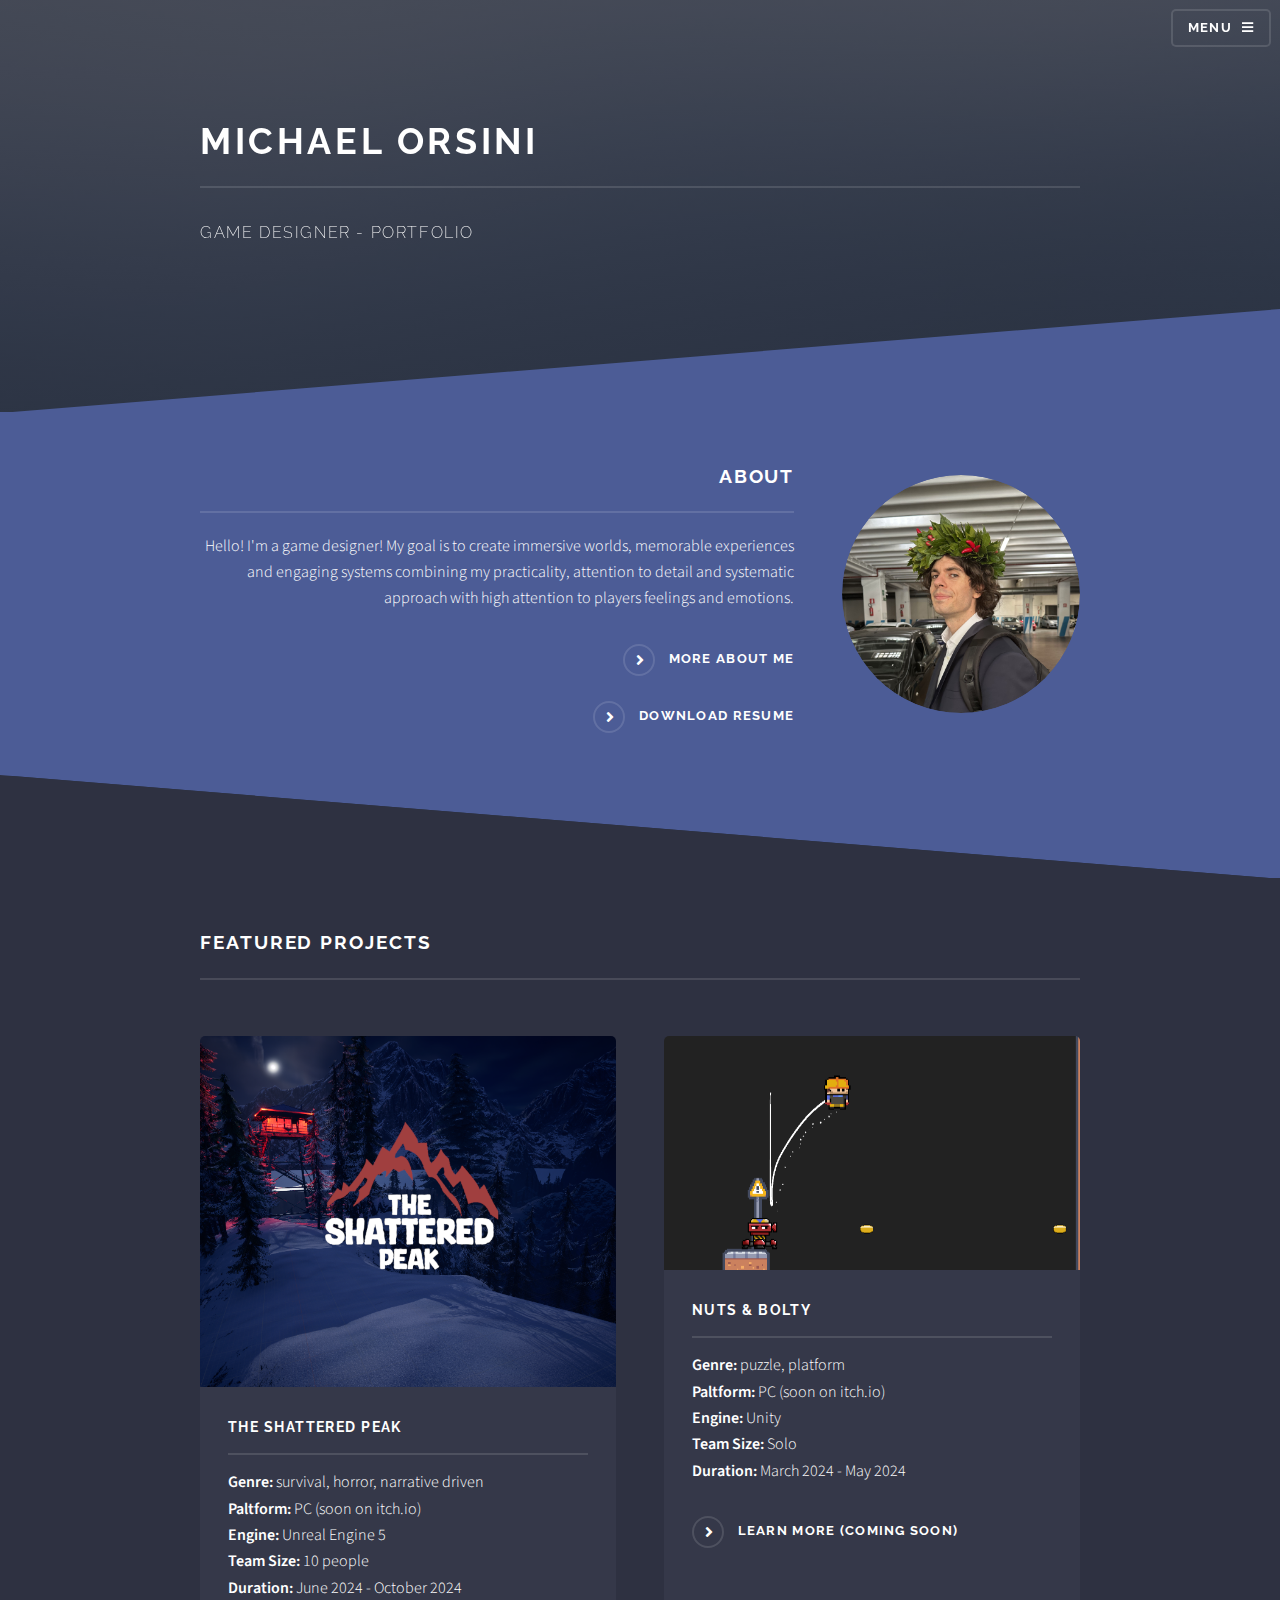
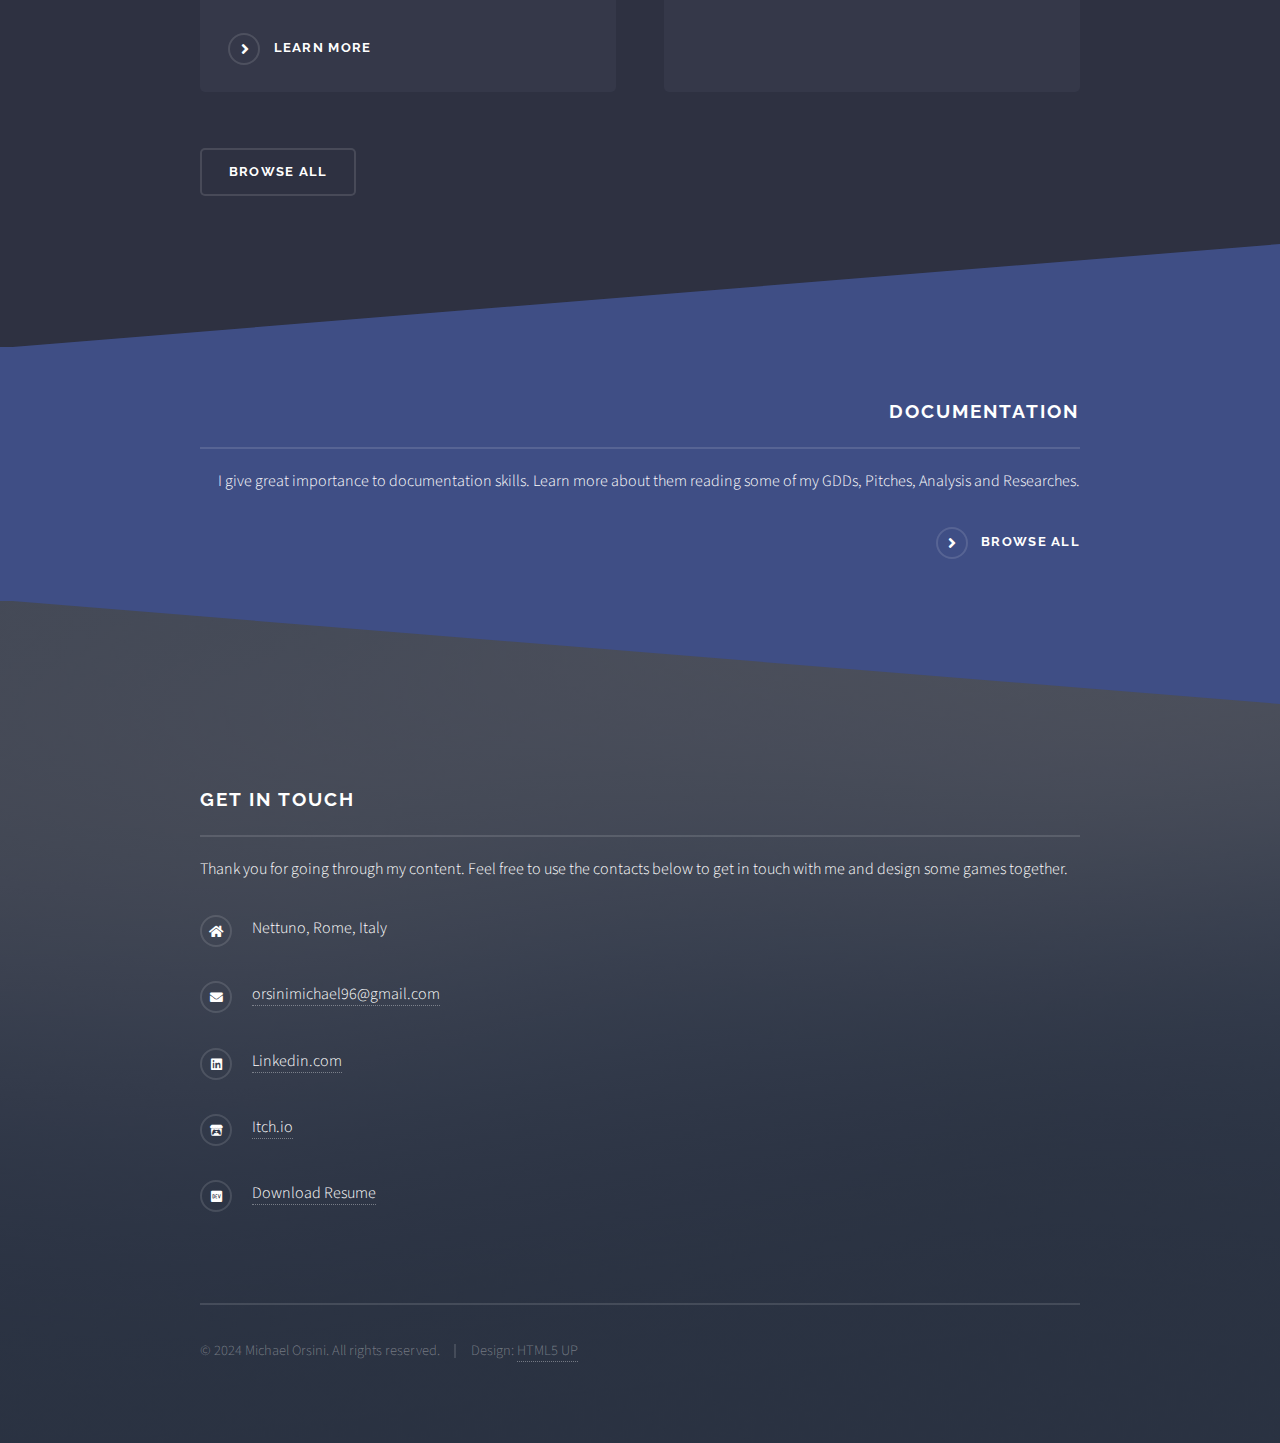
<file: index.html>
<!DOCTYPE HTML>
<!--
	Solid State by HTML5 UP
	html5up.net | @ajlkn
	Free for personal and commercial use under the CCA 3.0 license (html5up.net/license)
-->
<html>
	<head>
		<title>Michael's Portfolio</title>
		<meta charset="utf-8" />
		<meta name="viewport" content="width=device-width, initial-scale=1, user-scalable=no" />
		<link rel="stylesheet" href="assets/css/main.css" />
		<noscript><link rel="stylesheet" href="assets/css/noscript.css" /></noscript>
	</head>
	<body class="is-preload">

		<!-- Page Wrapper -->
			<div id="page-wrapper">

				<!-- Header -->
					<header id="header" class="alt">
						<h1><a href="index.html">Michael's Portfolio</a></h1>
						<nav>
							<a href="#menu">Menu</a>
						</nav>
					</header>

				<!-- Menu -->
					<nav id="menu">
						<div class="inner">
							<h2>Menu</h2>
							<ul class="links">
								<li><a href="index.html">Home</a></li>
								<li><a href="projects.html">Projects</a></li>
								<li><a href="documentation.html">Documentation</a></li>
								<li><a href="about.html">About Me</a></li>
								<li><a href="files/MichaelOrsini_CV.pdf" download="MichaelOrsini_CV">Download Resume</a></li>
							</ul>
							<a href="#" class="close">Close</a>
						</div>
					</nav>

				<!-- Banner -->
					<section id="banner">
						<div class="inner">
							<!--<div class="logo"><span class="icon fa-gem"></span></div>-->
							<h2>Michael Orsini</h2>
							<p>Game Designer - Portfolio</p>
						</div>
					</section>

				<!-- Wrapper -->
					<section id="wrapper">

						<!-- One -->
							<section id="one" class="wrapper spotlight style1">
								<div class="inner">
									<a href="#" class="image"><img src="images/Profile_image.jpg" alt="" /></a>
									<div class="content">
										<h2 class="major">About</h2>
										<p>Hello! I'm a game designer! My goal is to create immersive worlds, memorable experiences and engaging systems combining my practicality, attention to detail and systematic approach with high attention to players feelings and emotions.</p>
										<a href="about.html" class="special">More about me</a>
										<a href="files/MichaelOrsini_CV.pdf" download="MichaelOrsini_CV" class="special">Download Resume</a>
									</div>
								</div>
							</section>

						<!-- Two -->
						<section id="two" class="wrapper alt style1">
							<div class="inner">
								<h2 class="major">Featured Projects</h2>
								<p></p>
								<section class="features">
									<article>
										<a href="TheShatteredPeak.html" class="image"><img src="images/CoverImage.png" alt="" /></a>
										<h3 class="major">The Shattered Peak</h3>
										<p><b>Genre:</b> survival, horror, narrative driven </br>
										<b>Paltform:</b> PC (soon on itch.io)</br>
										<b>Engine:</b> Unreal Engine 5 </br>
										<b>Team Size:</b> 10 people </br>
										<b>Duration:</b> June 2024 - October 2024 </br></p>
										<a href="TheShatteredPeak.html" class="special">Learn more</a>
									</article>
									<article>
										<a href="#" class="image"><img src="images/N&BCoverImage.png" alt="" /></a>
										<h3 class="major">Nuts & Bolty</h3>
										<p><b>Genre:</b> puzzle, platform </br>
										<b>Paltform:</b> PC (soon on itch.io)</br>
										<b>Engine:</b> Unity </br>
										<b>Team Size:</b> Solo </br>
										<b>Duration:</b> March 2024 - May 2024 </br></p>
										<a href="#" class="special">Learn more (coming soon)</a>
									</article>
								</section>
								<ul class="actions">
									<li><a href="projects.html" class="button">Browse All</a></li>
								</ul>
							</div>
						</section>

						<!-- Three -->
							<section id="three" class="wrapper spotlight style3">
								<div class="inner">
									<div class="content">
										<h2 class="major">Documentation</h2>
										<p>I give great importance to documentation skills. Learn more about them reading some of my GDDs, Pitches, Analysis and Researches.</p>
										<a href="documentation.html" class="special">Browse All</a>
									</div>
								</div>
							</section>
					</section>

				<!-- Footer -->
					<section id="footer">
						<div class="inner">
							<h2 class="major">Get in touch</h2>
							<p>Thank you for going through my content. Feel free to use the contacts below to get in touch with me and design some games together. </p>
							<!--form method="post" action="#">
								<div class="fields">
									<div class="field">
										<label for="name">Name</label>
										<input type="text" name="name" id="name" />
									</div>
									<div class="field">
										<label for="email">Email</label>
										<input type="email" name="email" id="email" />
									</div>
									<div class="field">
										<label for="message">Message</label>
										<textarea name="message" id="message" rows="4"></textarea>
									</div>
								</div>
								<ul class="actions">
									<li><input type="submit" value="Send Message" /></li>
								</ul>
							</form-->
							<ul class="contact">
								<li class="icon solid fa-home">Nettuno, Rome, Italy</li>
								<li class="icon solid fa-envelope"><a href="orsinimichael96@gmail.com" target="_blank" rel="noopener noreferrer">orsinimichael96@gmail.com</a></li>
								<li class="icon brands fa-linkedin"><a href="https://www.linkedin.com/in/michael-orsini-38bb18179/" target="_blank" rel="noopener noreferrer">Linkedin.com</a></li>
								<li class="icon brands fa-itch-io"><a href="https://maimichaeldev.itch.io/" target="_blank" rel="noopener noreferrer">Itch.io</a></li>
								<li class="icon brands fa-dev"><a href="files/MichaelOrsini_CV.pdf" download="MichaelOrsini_CV">Download Resume</a></li>
							</ul>
							<ul class="copyright">
								<li>&copy; 2024 Michael Orsini. All rights reserved.</li><li>Design: <a href="http://html5up.net" target="_blank" rel="noopener noreferrer">HTML5 UP</a></li>
							</ul>
						</div>
					</section>

			</div>

		<!-- Scripts -->
			<script src="assets/js/jquery.min.js"></script>
			<script src="assets/js/jquery.scrollex.min.js"></script>
			<script src="assets/js/browser.min.js"></script>
			<script src="assets/js/breakpoints.min.js"></script>
			<script src="assets/js/util.js"></script>
			<script src="assets/js/main.js"></script>

	</body>
</html>
</file>
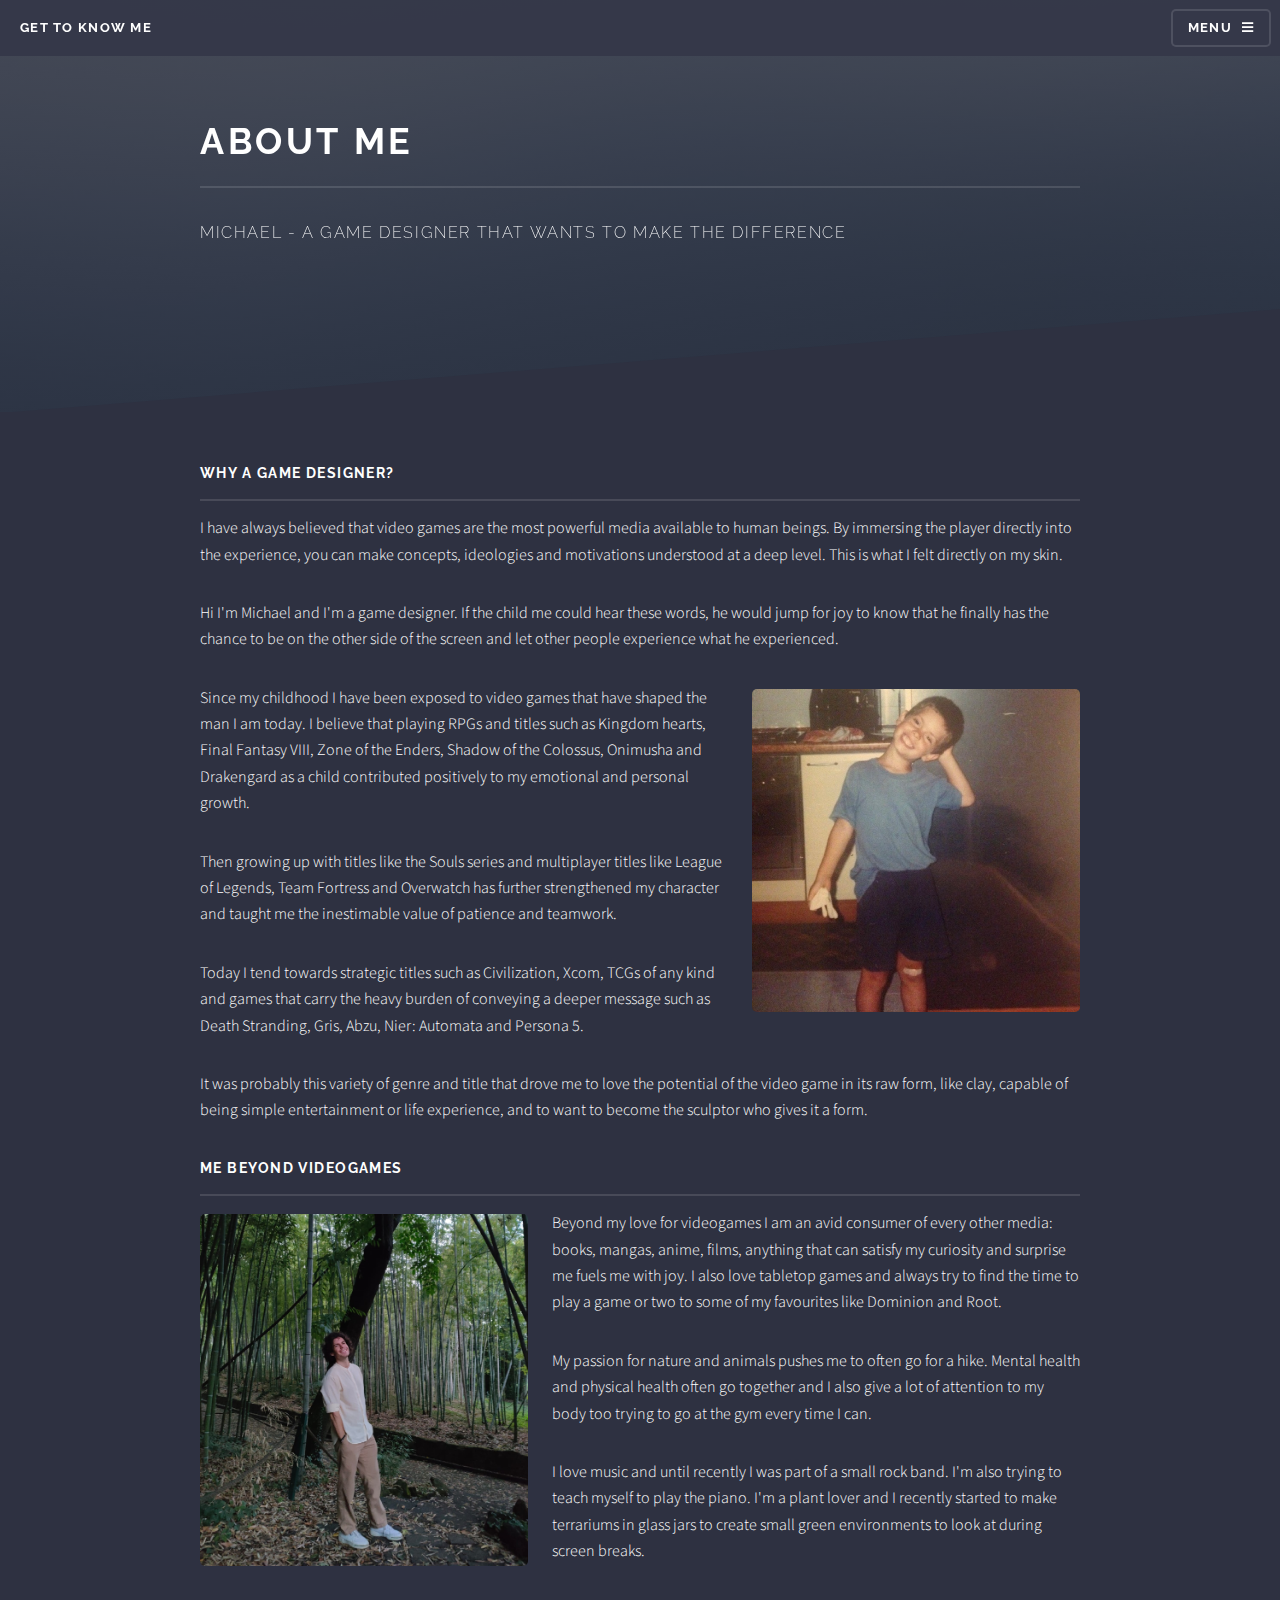
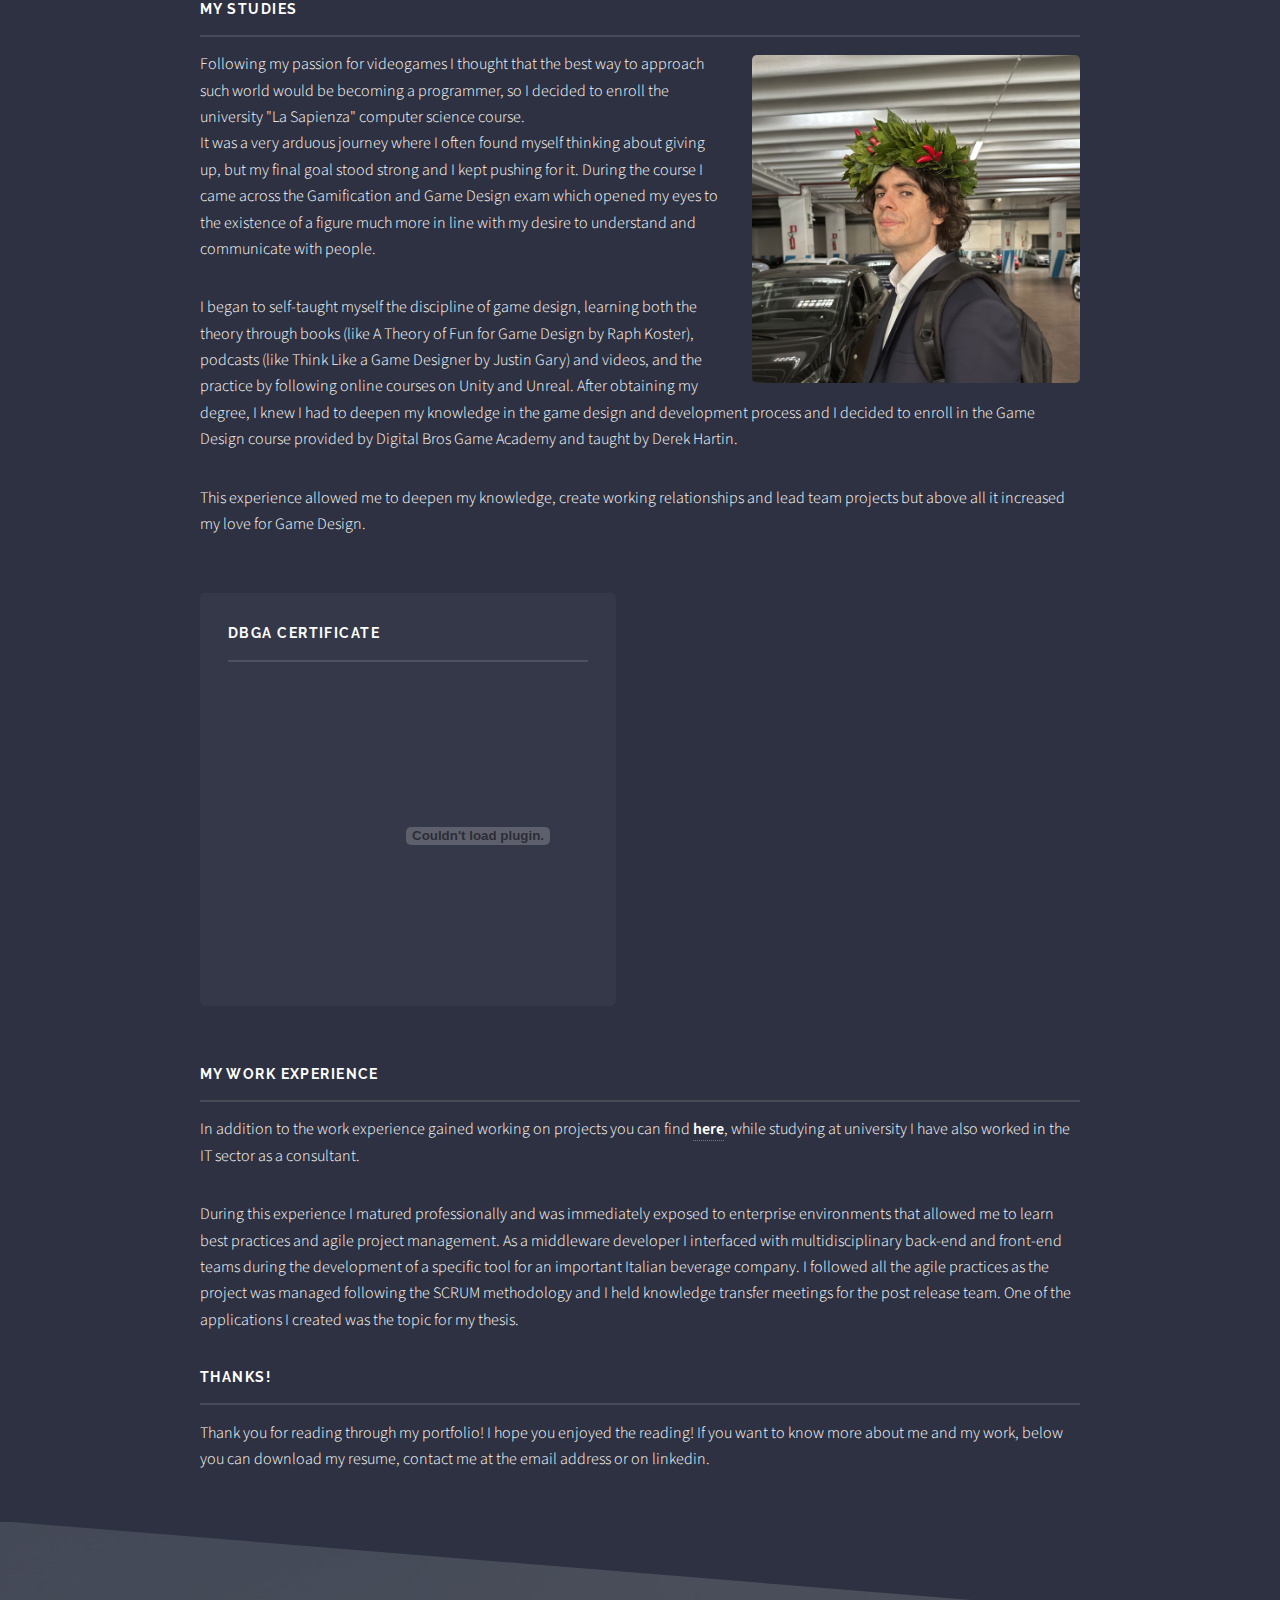
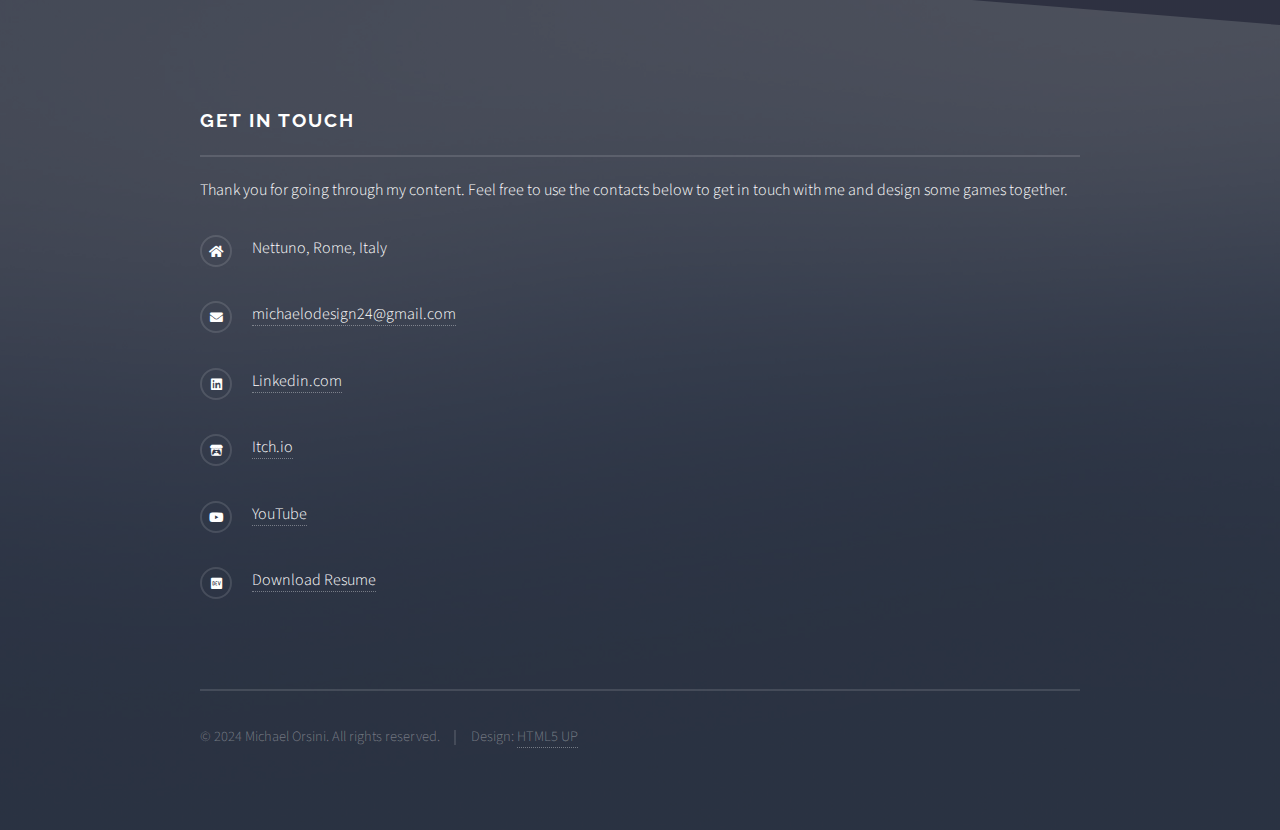
<file: about.html>
<!DOCTYPE HTML>
<!--
	Solid State by HTML5 UP
	html5up.net | @ajlkn
	Free for personal and commercial use under the CCA 3.0 license (html5up.net/license)
-->
<html>
	<head>
		<title>Michael's Portfolio - Get to Know Me</title>
		<meta charset="utf-8" />
		<meta name="viewport" content="width=device-width, initial-scale=1, user-scalable=no" />
		<link rel="stylesheet" href="assets/css/main.css" />
		<noscript><link rel="stylesheet" href="assets/css/noscript.css" /></noscript>
	</head>
	<body class="is-preload">

		<!-- Page Wrapper -->
			<div id="page-wrapper">

				<!-- Header -->
					<header id="header">
						<h1><a href="index.html">Get to Know Me</a></h1>
						<nav>
							<a href="#menu">Menu</a>
						</nav>
					</header>

				<!-- Menu -->
					<nav id="menu">
						<div class="inner">
							<h2>Menu</h2>
							<ul class="links">
								<li><a href="index.html">Home</a></li>
								<li><a href="projects.html">Projects</a></li>
								<li><a href="documentation.html">Documentation</a></li>
								<li><a href="about.html">Get to Know Me</a></li>
								<li><a href="files/MichaelOrsini_CV.pdf" download="MichaelOrsini_CV">Download Resume</a></li>
							</ul>
							<a href="#" class="close">Close</a>
						</div>
					</nav>

				<!-- Wrapper -->
					<section id="banner">
						<header>
							<div class="inner">
								<h2>About me</h2>
								<p>Michael - A game designer that wants to make the difference</p>
							</div>
						</header>
					</section>
					<section id="wrapper">
						<!-- Content -->
							<div class="wrapper">
								<div class="inner">

									<h3 class="major">Why a Game Designer?</h3>
									<p>I have always believed that video games are the most powerful media available to human beings. By immersing the player directly into the experience, you can make concepts, ideologies and motivations understood at a deep level. This is what I felt directly on my skin.</p>

									<p>Hi I'm Michael and I'm a game designer. If the child me could hear these words, he would jump for joy to know that he finally has the chance to be on the other side of the screen and let other people experience what he experienced.</p>

									<p><span class="image right"><img src="images/childme2.jpg" alt="" /></span>Since my childhood I have been exposed to video games that have shaped the man I am today. I believe that playing RPGs and titles such as Kingdom hearts, Final Fantasy VIII, Zone of the Enders, Shadow of the Colossus, Onimusha and Drakengard as a child contributed positively to my emotional and personal growth. </p>
									
									<p>Then growing up with titles like the Souls series and multiplayer titles like League of Legends, Team Fortress and Overwatch has further strengthened my character and taught me the inestimable value of patience and teamwork.</p>

									<p>Today I tend towards strategic titles such as Civilization, Xcom, TCGs of any kind and games that carry the heavy burden of conveying a deeper message such as Death Stranding, Gris, Abzu, Nier: Automata and Persona 5.</p>

									<p>It was probably this variety of genre and title that drove me to love the potential of the video game in its raw form, like clay, capable of being simple entertainment or life experience, and to want to become the sculptor who gives it a form.</p>

									<h3 class="major">Me beyond videogames</h3>
									<p><span class="image left"><img src="images/happyme.jpg" alt="" /></span>Beyond my love for videogames I am an avid consumer of every other media: books, mangas, anime, films, anything that can satisfy my curiosity and surprise me fuels me with joy. I also love tabletop games and always try to find the time to play a game or two to some of my favourites like Dominion and Root.</p>

									<p>My passion for nature and animals pushes me to often go for a hike. Mental health and physical health often go together and I also give a lot of attention to my body too trying to go at the gym every time I can. </p>

									<p>I love music and until recently I was part of a small rock band. I'm also trying to teach myself to play the piano. I'm a plant lover and I recently started to make terrariums in glass jars to create small green environments to look at during screen breaks.</p>

									<h3 class="major">My Studies</h3>
									<p><span class="image right"><img src="images/Profile_image.jpg" alt="" /></span>Following my passion for videogames I thought that the best way to approach such world would be becoming a programmer, so I decided to enroll the university "La Sapienza" computer science course.</br>
									It was a very arduous journey where I often found myself thinking about giving up, but my final goal stood strong and I kept pushing for it. During the course I came across the Gamification and Game Design exam 
									which opened my eyes to the existence of a figure much more in line with my desire to understand and communicate with people.</p>

									<p>I began to self-taught myself the discipline of game design, learning both the theory through books (like A Theory of Fun for Game Design by Raph Koster), podcasts (like Think Like a Game Designer by Justin Gary) and videos, and the practice by following online courses on Unity and Unreal. 
										After obtaining my degree, I knew I had to deepen my knowledge in the game design and development process and I decided to enroll in the Game Design course provided by Digital Bros Game Academy and taught by Derek Hartin.</p>
									
									<p>This experience allowed me to deepen my knowledge, create working relationships and lead team projects but above all it increased my love for Game Design.</p>

									<section class="features">
										<article>
											<h3 class="major">DBGA Certificate</h3>
											<embed src="files/Certificates of Completion.pdf" width="500px" height="320px"/>
										</article>
									</section>

									<h3 class="major">My work Experience</h3>
									<p>In addition to the work experience gained working on projects you can find <a href="projects.html"><b>here</b></a>, while studying at university I have also worked in the IT sector as a consultant. </p>
									<p>During this experience I matured professionally and was immediately exposed to enterprise environments that allowed me to learn best practices and agile project management. 
										As a middleware developer I interfaced with multidisciplinary back-end and front-end teams during the development of a specific tool for an important Italian beverage company. 
										I followed all the agile practices as the project was managed following the SCRUM methodology and I held knowledge transfer meetings for the post release team. One of the applications I created was the topic for my thesis.</p>  

									<h3 class="major">Thanks!</h3>
									<p>Thank you for reading through my portfolio! I hope you enjoyed the reading! If you want to know more about me and my work, below you can download my resume, contact me at the email address or on linkedin.</p>
										
									<!--h3 class="major">Read on for more detail on the development process</h3>

									<h3 class="major">Vitae phasellus</h3>
									<p>Cras mattis ante fermentum, malesuada neque vitae, eleifend erat. Phasellus non pulvinar erat. Fusce tincidunt, nisl eget mattis egestas, purus ipsum consequat orci, sit amet lobortis lorem lacus in tellus. Sed ac elementum arcu. Quisque placerat auctor laoreet.</p>

									<section class="features">
										<article>
											<a href="#" class="image"><img src="images/pic04.jpg" alt="" /></a>
											<h3 class="major">Sed feugiat lorem</h3>
											<p>Lorem ipsum dolor sit amet, consectetur adipiscing vehicula id nulla dignissim dapibus ultrices.</p>
											<a href="#" class="special">Learn more</a>
										</article>
										<article>
											<a href="#" class="image"><img src="images/pic05.jpg" alt="" /></a>
											<h3 class="major">Nisl placerat</h3>
											<p>Lorem ipsum dolor sit amet, consectetur adipiscing vehicula id nulla dignissim dapibus ultrices.</p>
											<a href="#" class="special">Learn more</a>
										</article-->
									</section>

								</div>
							</div>

					</section>

				<!-- Footer -->
				<section id="footer">
					<div class="inner">
						<h2 class="major">Get in touch</h2>
						<p>Thank you for going through my content. Feel free to use the contacts below to get in touch with me and design some games together. </p>
						<!--form method="post" action="#">
							<div class="fields">
								<div class="field">
									<label for="name">Name</label>
									<input type="text" name="name" id="name" />
								</div>
								<div class="field">
									<label for="email">Email</label>
									<input type="email" name="email" id="email" />
								</div>
								<div class="field">
									<label for="message">Message</label>
									<textarea name="message" id="message" rows="4"></textarea>
								</div>
							</div>
							<ul class="actions">
								<li><input type="submit" value="Send Message" /></li>
							</ul>
						</form-->
						<ul class="contact">
							<li class="icon solid fa-home">Nettuno, Rome, Italy</li>
							<li class="icon solid fa-envelope"><a href="michaelodesign24@gmail.com" target="_blank" rel="noopener noreferrer">michaelodesign24@gmail.com</a></li>
							<li class="icon brands fa-linkedin"><a href="https://www.linkedin.com/in/michael-orsini-38bb18179/" target="_blank" rel="noopener noreferrer">Linkedin.com</a></li>
							<li class="icon brands fa-itch-io"><a href="https://maimichaeldev.itch.io/" target="_blank" rel="noopener noreferrer">Itch.io</a></li>
							<li class="icon brands fa-youtube"><a href="https://www.youtube.com/@MichaelOrsini-wj8hm" target="_blank" rel="noopener noreferrer">YouTube</a></li>
							<li class="icon brands fa-dev"><a href="files/MichaelOrsini_CV.pdf" download="MichaelOrsini_CV">Download Resume</a></li>
						</ul>
						<ul class="copyright">
							<li>&copy; 2024 Michael Orsini. All rights reserved.</li><li>Design: <a href="http://html5up.net" target="_blank" rel="noopener noreferrer">HTML5 UP</a></li>
						</ul>
					</div>
				</section>

			</div>

		<!-- Scripts -->
			<script src="assets/js/jquery.min.js"></script>
			<script src="assets/js/jquery.scrollex.min.js"></script>
			<script src="assets/js/browser.min.js"></script>
			<script src="assets/js/breakpoints.min.js"></script>
			<script src="assets/js/util.js"></script>
			<script src="assets/js/main.js"></script>

	</body>
</html>
</file>
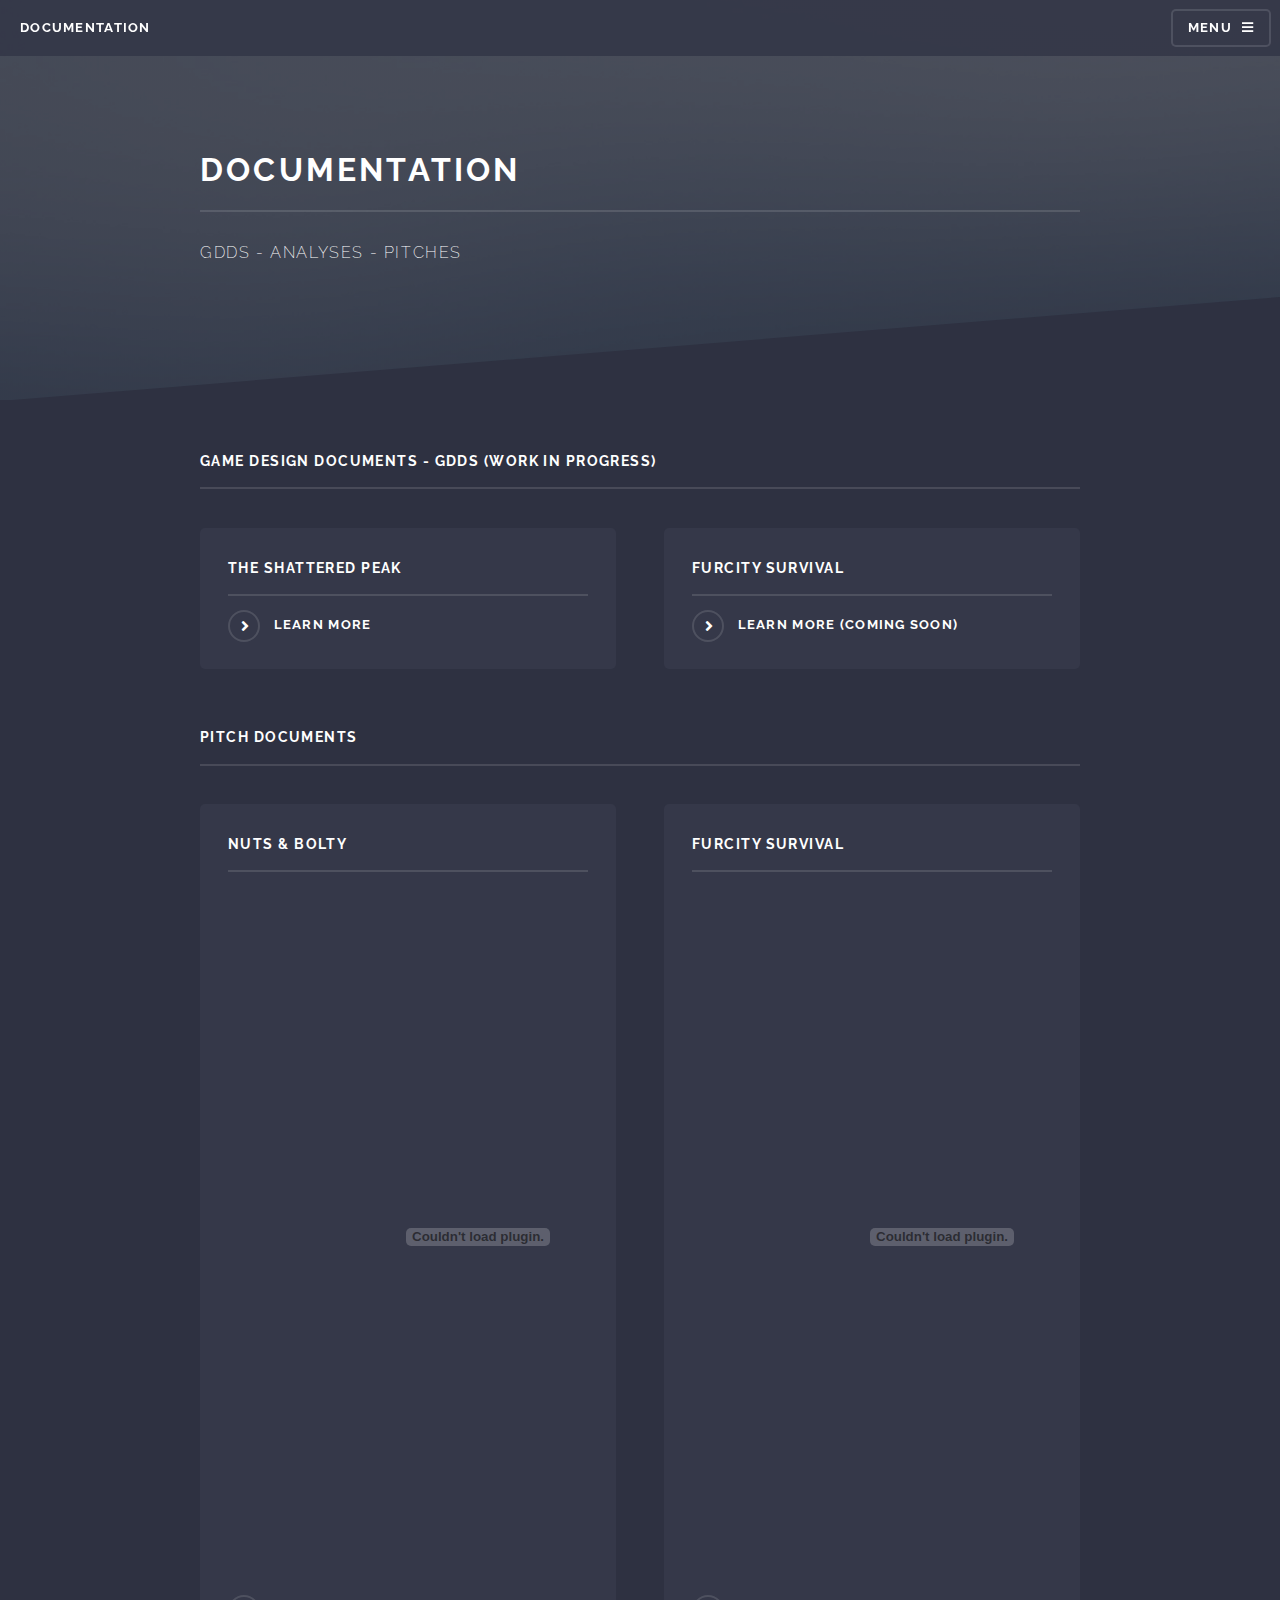
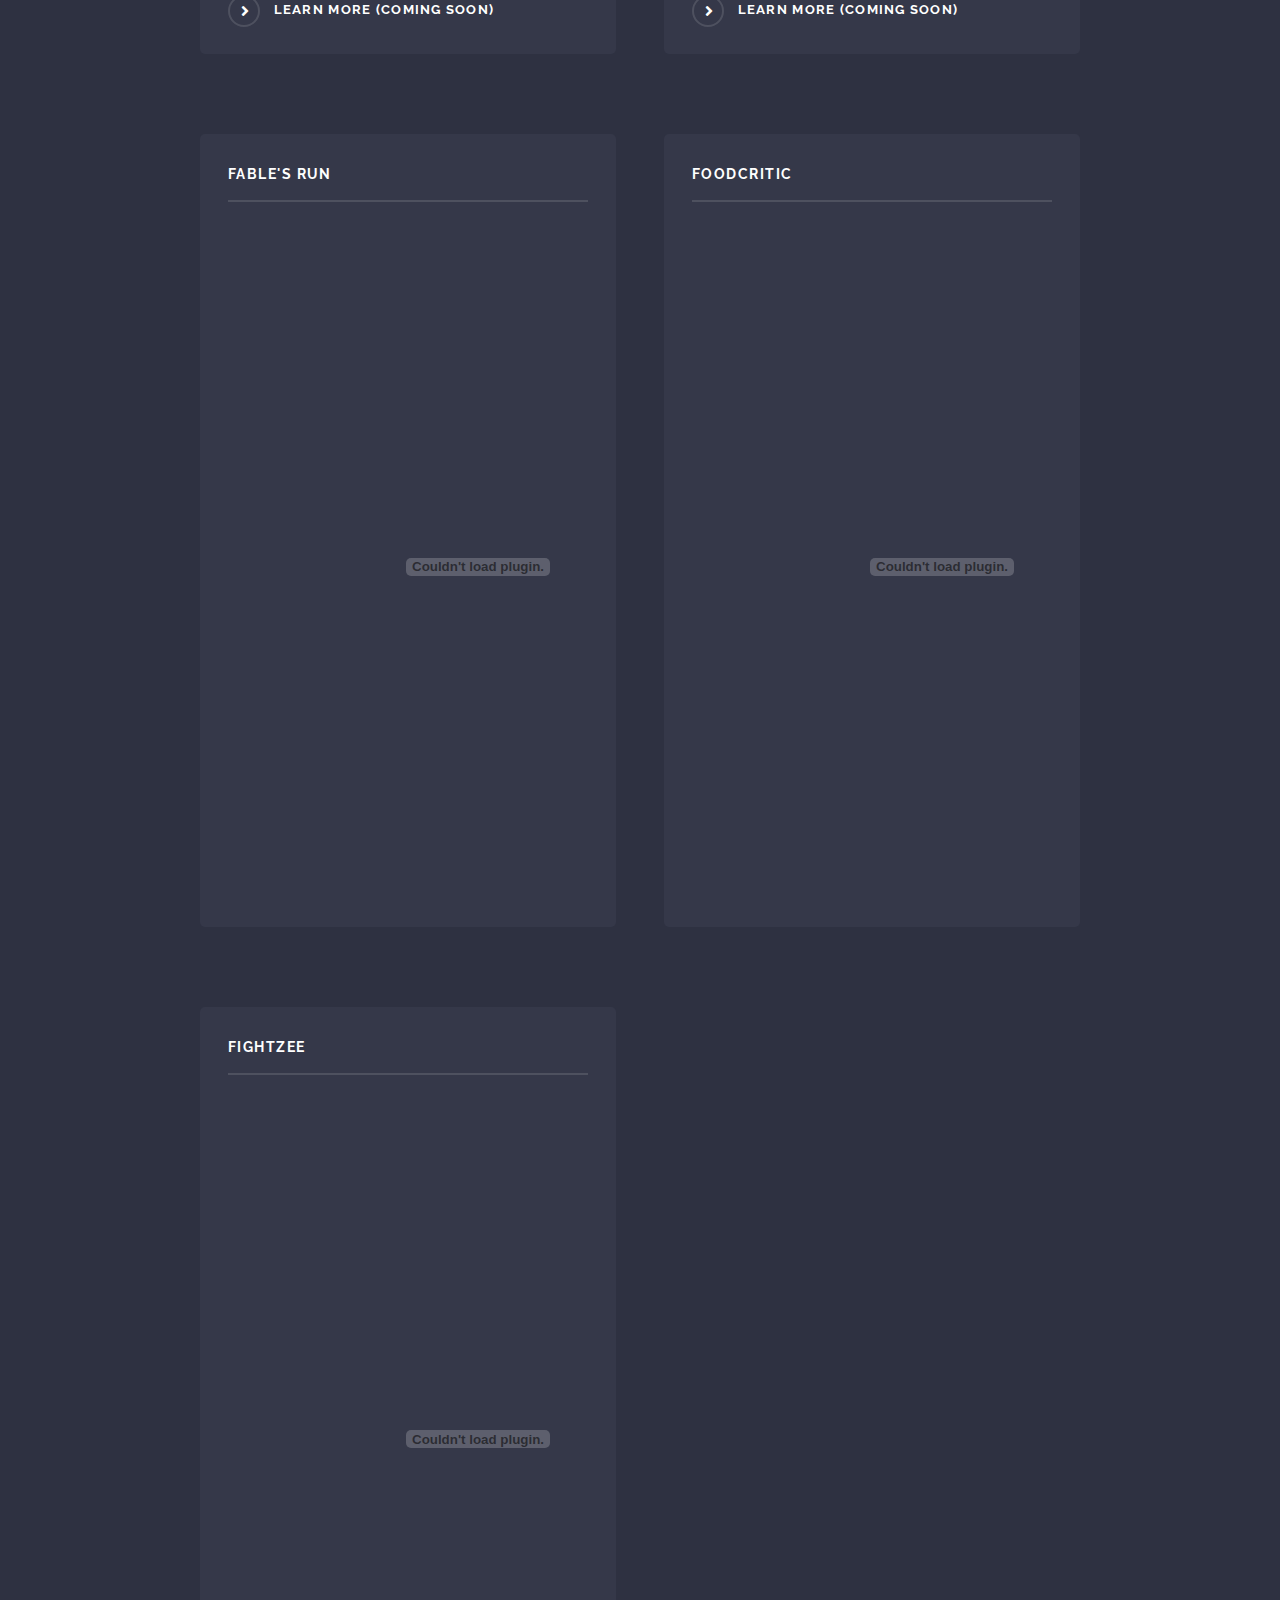
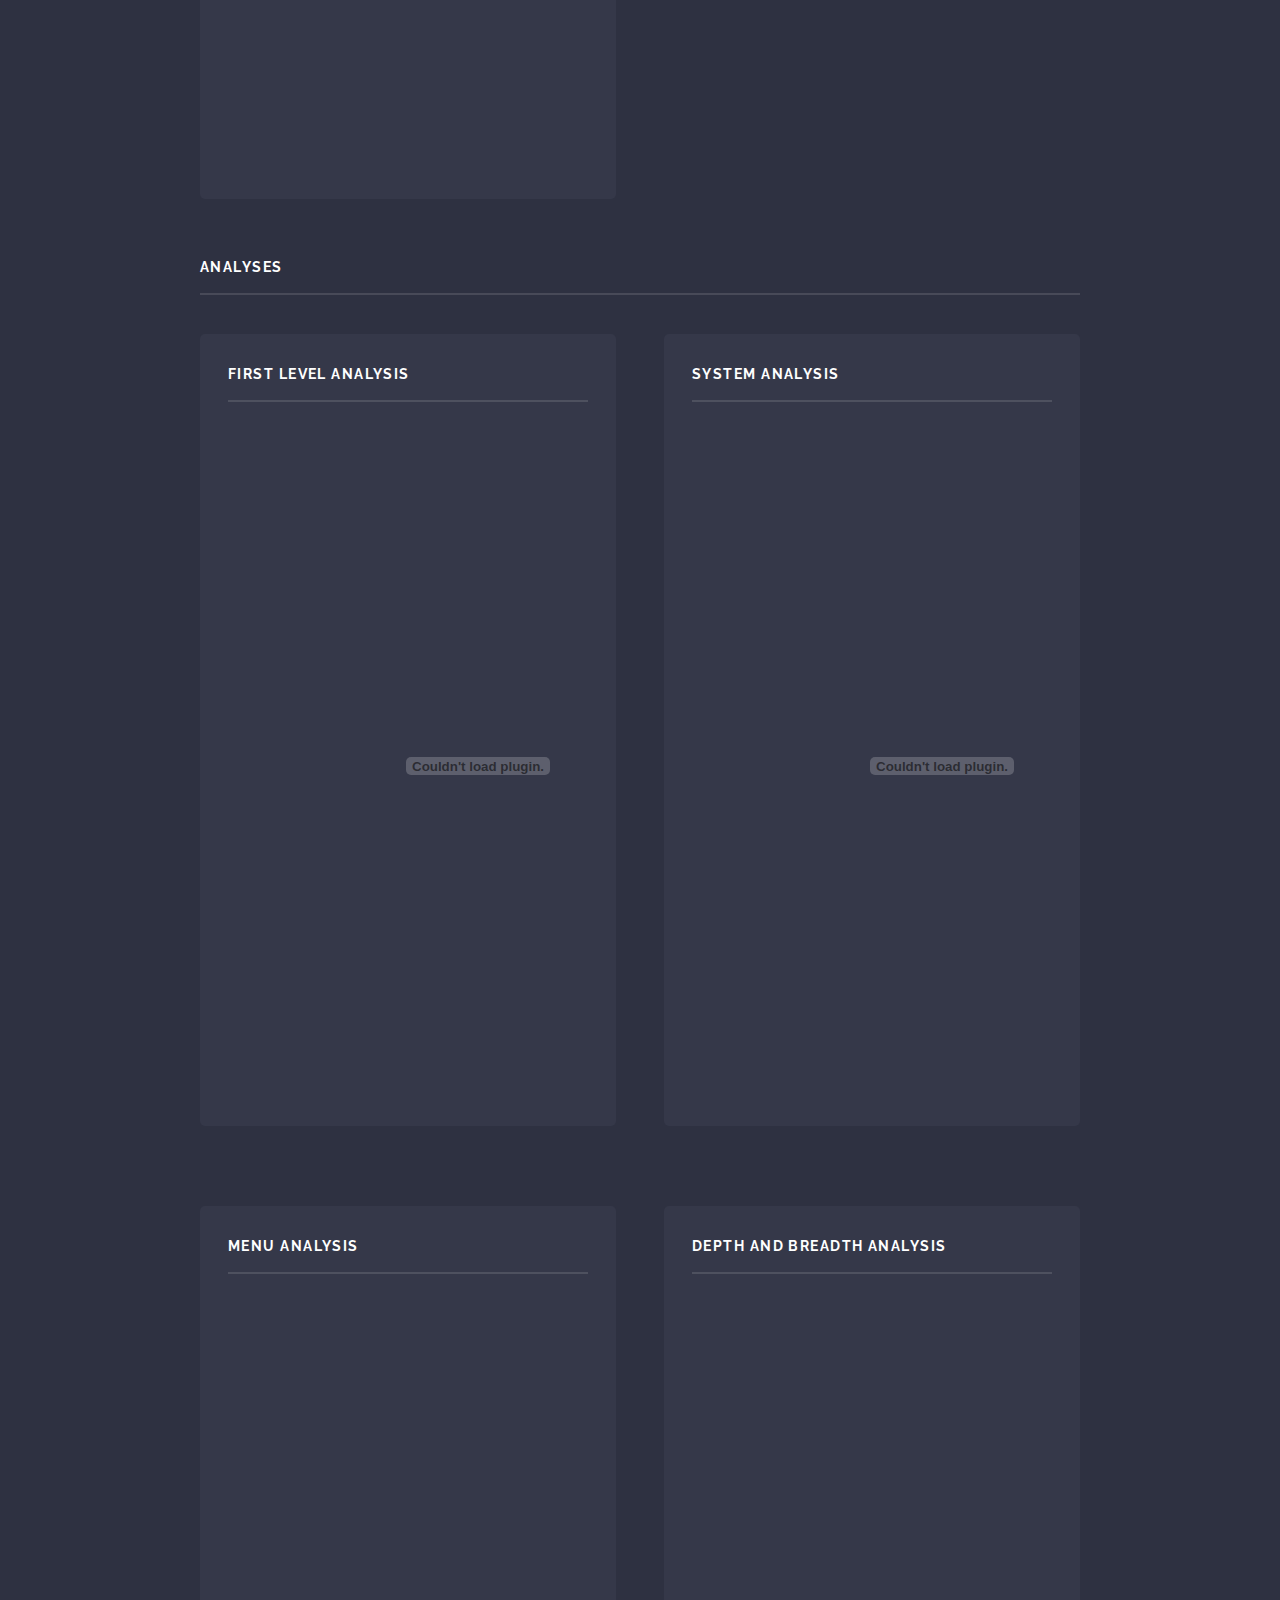
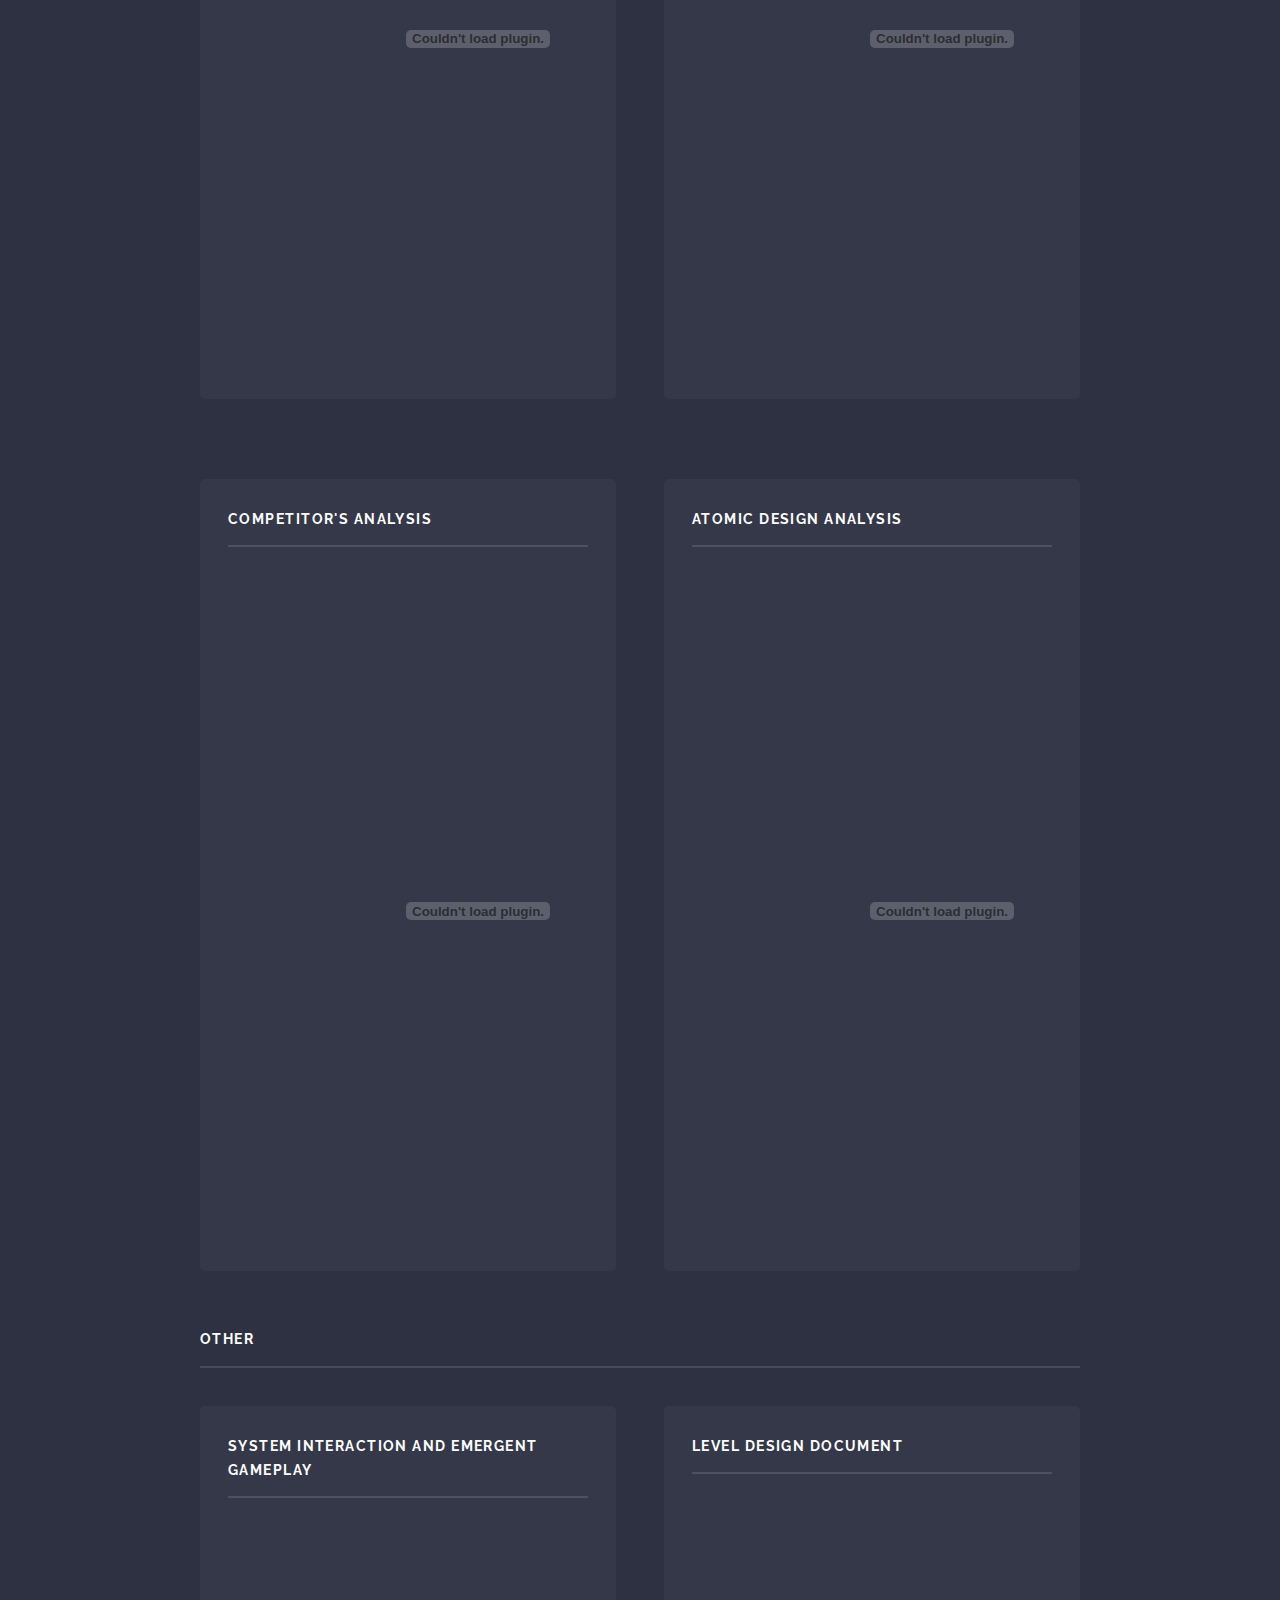
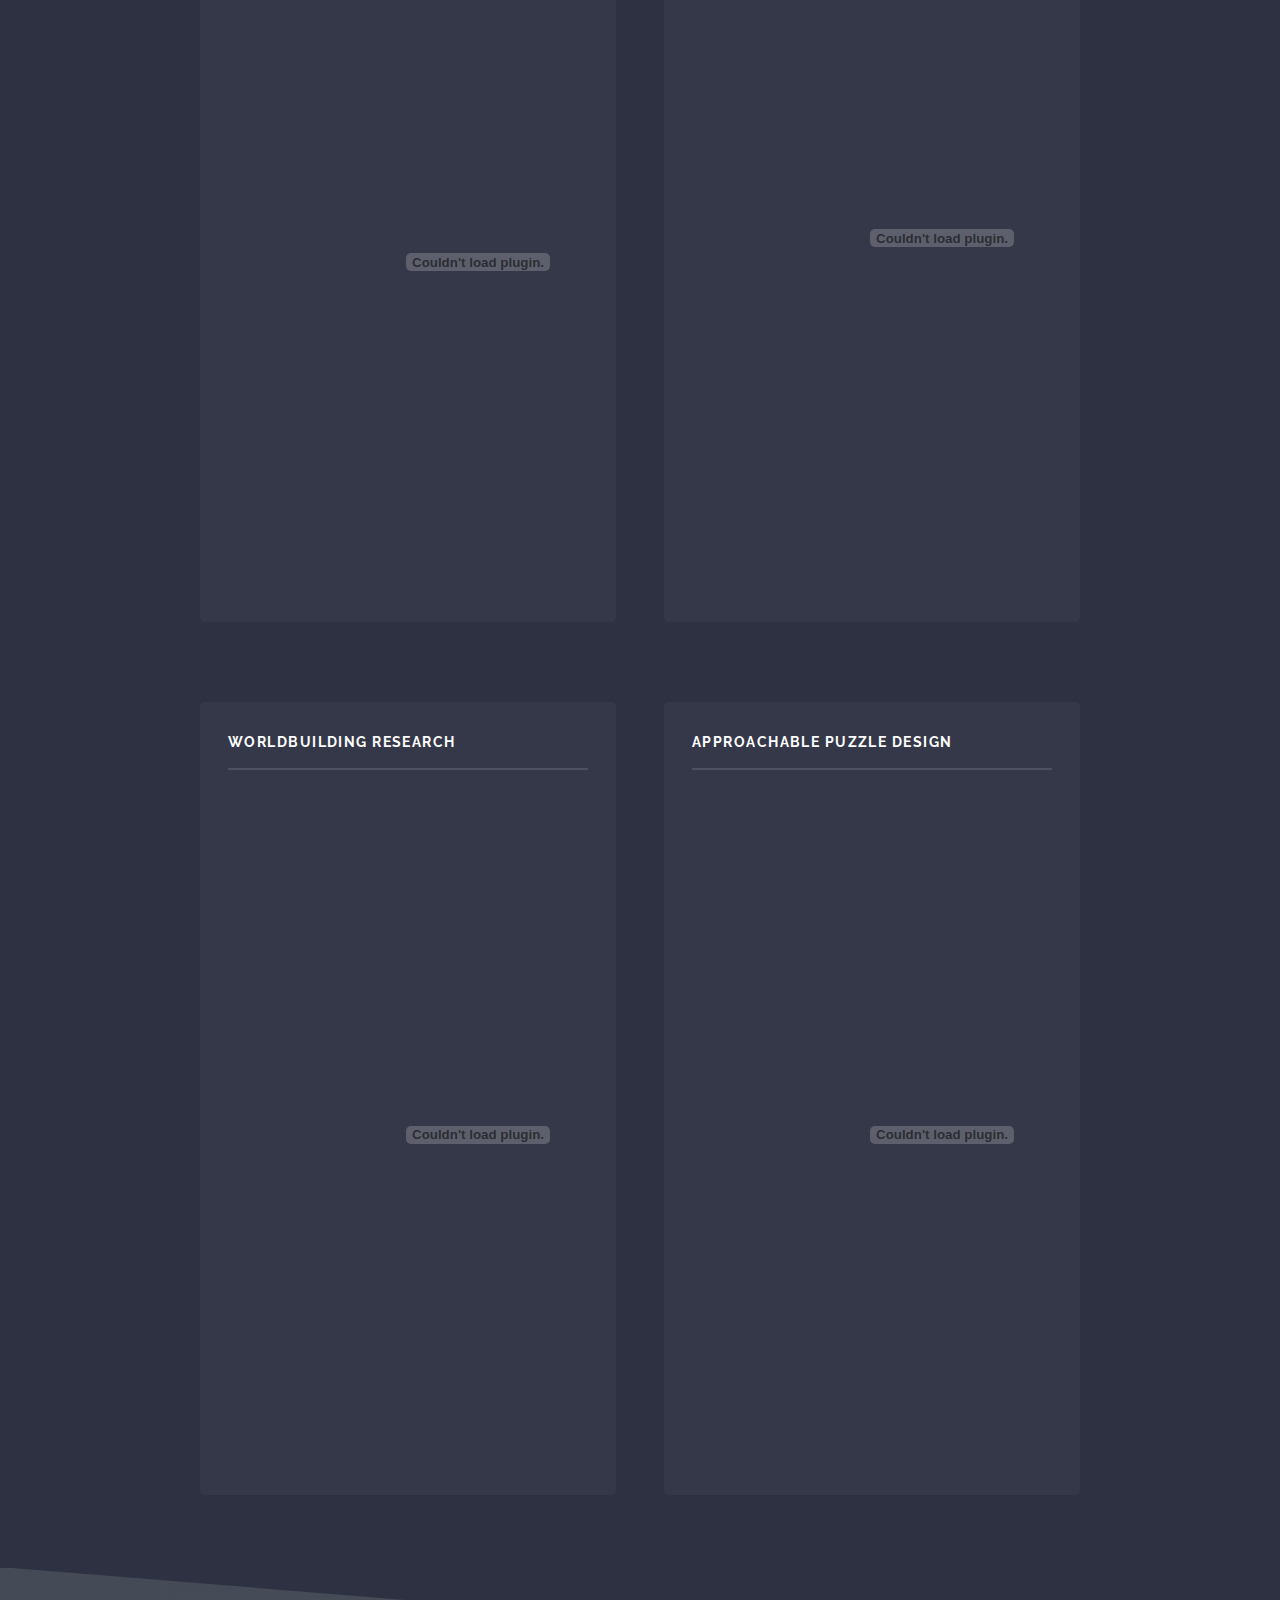
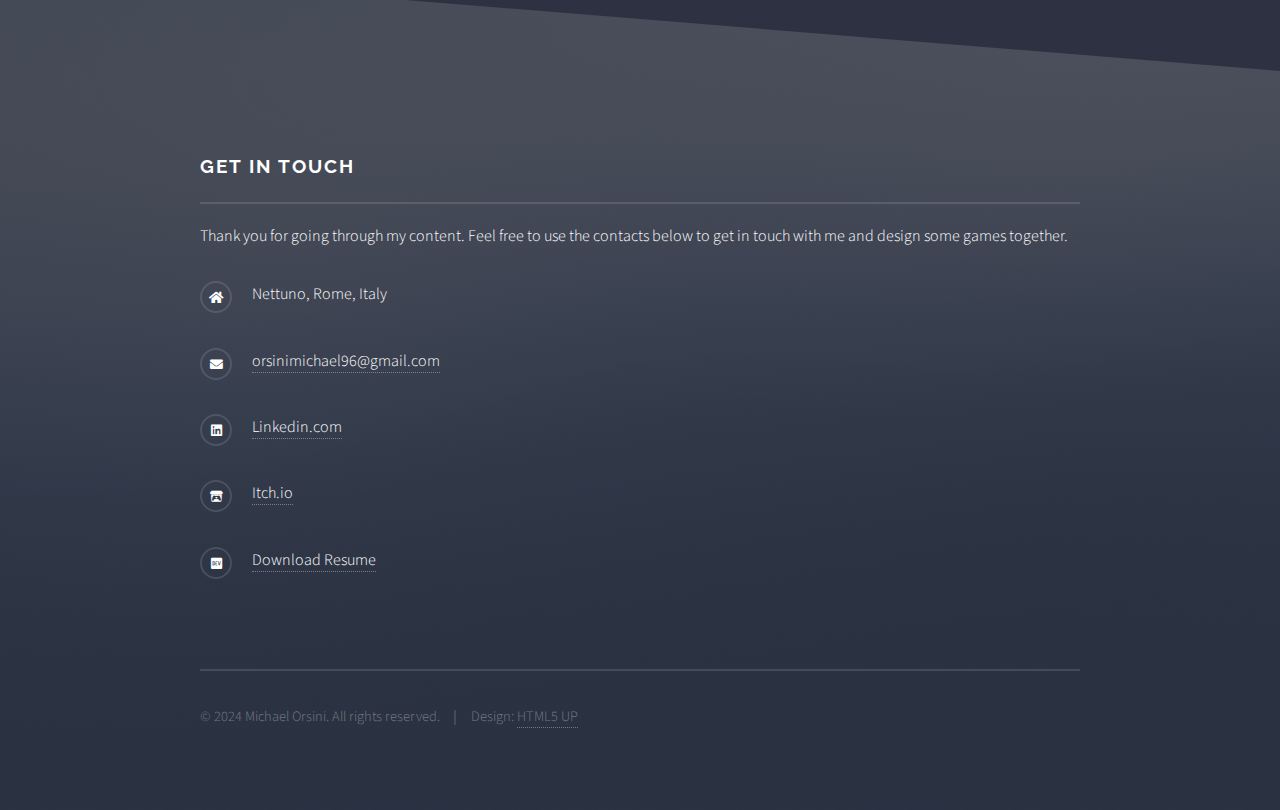
<file: documentation.html>
<!DOCTYPE HTML>
<!--
	Solid State by HTML5 UP
	html5up.net | @ajlkn
	Free for personal and commercial use under the CCA 3.0 license (html5up.net/license)
-->
<html>
	<head>
		<title>Michael's Portfolio - Documentation</title>
		<meta charset="utf-8" />
		<meta name="viewport" content="width=device-width, initial-scale=1, user-scalable=no" />
		<link rel="stylesheet" href="assets/css/main.css" />
		<noscript><link rel="stylesheet" href="assets/css/noscript.css" /></noscript>
	</head>
	<body class="is-preload">

		<!-- Page Wrapper -->
			<div id="page-wrapper">

				<!-- Header -->
					<header id="header">
						<h1><a href="index.html">Documentation</a></h1>
						<nav>
							<a href="#menu">Menu</a>
						</nav>
					</header>

				<!-- Menu -->
					<nav id="menu">
						<div class="inner">
							<h2>Menu</h2>
							<ul class="links">
								<li><a href="index.html">Home</a></li>
								<li><a href="projects.html">Projects</a></li>
								<li><a href="documentation.html">Documentation</a></li>
								<li><a href="about.html">About Me</a></li>
								<li><a href="files/MichaelOrsini_CV.pdf" download="MichaelOrsini_CV">Download Resume</a></li>
							</ul>
							<a href="#" class="close">Close</a>
						</div>
					</nav>

				<!-- Wrapper -->
					<section id="wrapper">
						<header>
							<div class="inner">
								<h2>Documentation</h2>
								<p>GDDs - Analyses - Pitches</p>
							</div>
						</header>

						<!-- Content -->
							<div class="wrapper">
								<div class="inner">

									<h3 class="major">Game Design Documents - GDDs (Work in progress)</h3>

									<section class="features">
										<article>
											<h3 class="major">The Shattered Peak</h3>
											<a href="TheShatteredPeak.html" class="special">Learn more</a>
										</article>
										<article>
											<h3 class="major">FurCity Survival</h3>
											<a href="#" class="special">Learn more (coming soon)</a>
										</article>
									</section>

									<h3 class="major">Pitch Documents</h3>
									
									<section class="features">
										<article>
											<h3 class="major">Nuts & Bolty</h3>
											<embed src="files/Nuts & Bolts Pitch Document.pdf" width="500px" height="700px"/>
											<a href="#" class="special">Learn more (coming soon)</a>
										</article>
										<article>
											<h3 class="major">FurCity Survival</h3>
											<embed src="files/KINTSUGI_Furcity_PitchDocument.pdf" width="500px" height="700px"/>
											<a href="#" class="special">Learn more (coming soon)</a>
										</article>
									</section>
									<section class="features">
										<article>
											<h3 class="major">Fable's Run</h3>
											<embed src="files/Fables' Run Pitch Document.pdf" width="500px" height="700px"/>
										</article>
										<article>
											<h3 class="major">FoodCritic</h3>
											<embed src="files/FoodCritic.pdf" width="500px" height="700px"/>
										</article>
									</section>

									<section class="features">
										<article>
											<h3 class="major">Fightzee</h3>
											<embed src="files/Fightzee_PD.pdf" width="500px" height="700px"/>
										</article>
									</section>

									<h3 class="major">Analyses</h3>

									<section class="features">
										<article>
											<h3 class="major">First Level Analysis</h3>
											<embed src="files/_Welcome Tav!__ A Baldur's Gate 3 First Game Section Analysis.pdf" width="500px" height="700px"/>
										</article>
										<article>
											<h3 class="major">System Analysis</h3>
											<embed src="files/Persona 5 Turn Based Combat System - Mechanical Analysis.pdf" width="500px" height="700px"/>
										</article>
									</section>

									<section class="features">
										<article>
											<h3 class="major">Menu Analysis</h3>
											<embed src="files/Menu Analysis_ Songs of Conquest.pdf" width="500px" height="700px"/>
										</article>
										<article>
											<h3 class="major">Depth and Breadth Analysis</h3>
											<embed src="files/Depth and Breadth in Dead Cells.pdf" width="500px" height="700px"/>
										</article>
									</section>

									<section class="features">
										<article>
											<h3 class="major">Competitor's Analysis</h3>
											<embed src="files/Endless Runner Competitor Analysis Report.pdf" width="500px" height="700px"/>
										</article>
										<article>
											<h3 class="major">Atomic Design Analysis</h3>
											<embed src="files/FURI.pdf" width="500px" height="700px"/>
										</article>
									</section>

									<h3 class="major">Other</h3>

									<section class="features">
										<article>
											<h3 class="major">System Interaction and Emergent gameplay</h3>
											<embed src="files/System Interaction and Emergent Gameplay.pdf" width="500px" height="700px"/>
										</article>
										<article>
											<h3 class="major">Level Design Document</h3>
											<embed src="files/Level Design Document_ The Sylvan Forest.pdf" width="500px" height="700px"/>
										</article>
									</section>

									<section class="features">
										<article>
											<h3 class="major">Worldbuilding Research</h3>
											<embed src="files/Worldbuilding Research.pdf" width="500px" height="700px"/>
										</article>
										<article>
											<h3 class="major">Approachable Puzzle Design</h3>
											<embed src="files/Feedback-based puzzle design in Nuts & Bolty.pdf" width="500px" height="700px"/>
										</article>
									</section>

								</div>
							</div>

					</section>

				<!-- Footer -->
				<section id="footer">
					<div class="inner">
						<h2 class="major">Get in touch</h2>
						<p>Thank you for going through my content. Feel free to use the contacts below to get in touch with me and design some games together. </p>
						<!--form method="post" action="#">
							<div class="fields">
								<div class="field">
									<label for="name">Name</label>
									<input type="text" name="name" id="name" />
								</div>
								<div class="field">
									<label for="email">Email</label>
									<input type="email" name="email" id="email" />
								</div>
								<div class="field">
									<label for="message">Message</label>
									<textarea name="message" id="message" rows="4"></textarea>
								</div>
							</div>
							<ul class="actions">
								<li><input type="submit" value="Send Message" /></li>
							</ul>
						</form-->
						<ul class="contact">
							<li class="icon solid fa-home">Nettuno, Rome, Italy</li>
							<li class="icon solid fa-envelope"><a href="orsinimichael96@gmail.com" target="_blank" rel="noopener noreferrer">orsinimichael96@gmail.com</a></li>
							<li class="icon brands fa-linkedin"><a href="https://www.linkedin.com/in/michael-orsini-38bb18179/" target="_blank" rel="noopener noreferrer">Linkedin.com</a></li>
							<li class="icon brands fa-itch-io"><a href="https://maimichaeldev.itch.io/" target="_blank" rel="noopener noreferrer">Itch.io</a></li>
							<li class="icon brands fa-dev"><a href="files/MichaelOrsini_CV.pdf" download="MichaelOrsini_CV">Download Resume</a></li>
						</ul>
						<ul class="copyright">
							<li>&copy; 2024 Michael Orsini. All rights reserved.</li><li>Design: <a href="http://html5up.net" target="_blank" rel="noopener noreferrer">HTML5 UP</a></li>
						</ul>
					</div>
				</section>

			</div>

		<!-- Scripts -->
			<script src="assets/js/jquery.min.js"></script>
			<script src="assets/js/jquery.scrollex.min.js"></script>
			<script src="assets/js/browser.min.js"></script>
			<script src="assets/js/breakpoints.min.js"></script>
			<script src="assets/js/util.js"></script>
			<script src="assets/js/main.js"></script>

	</body>
</html>
</file>
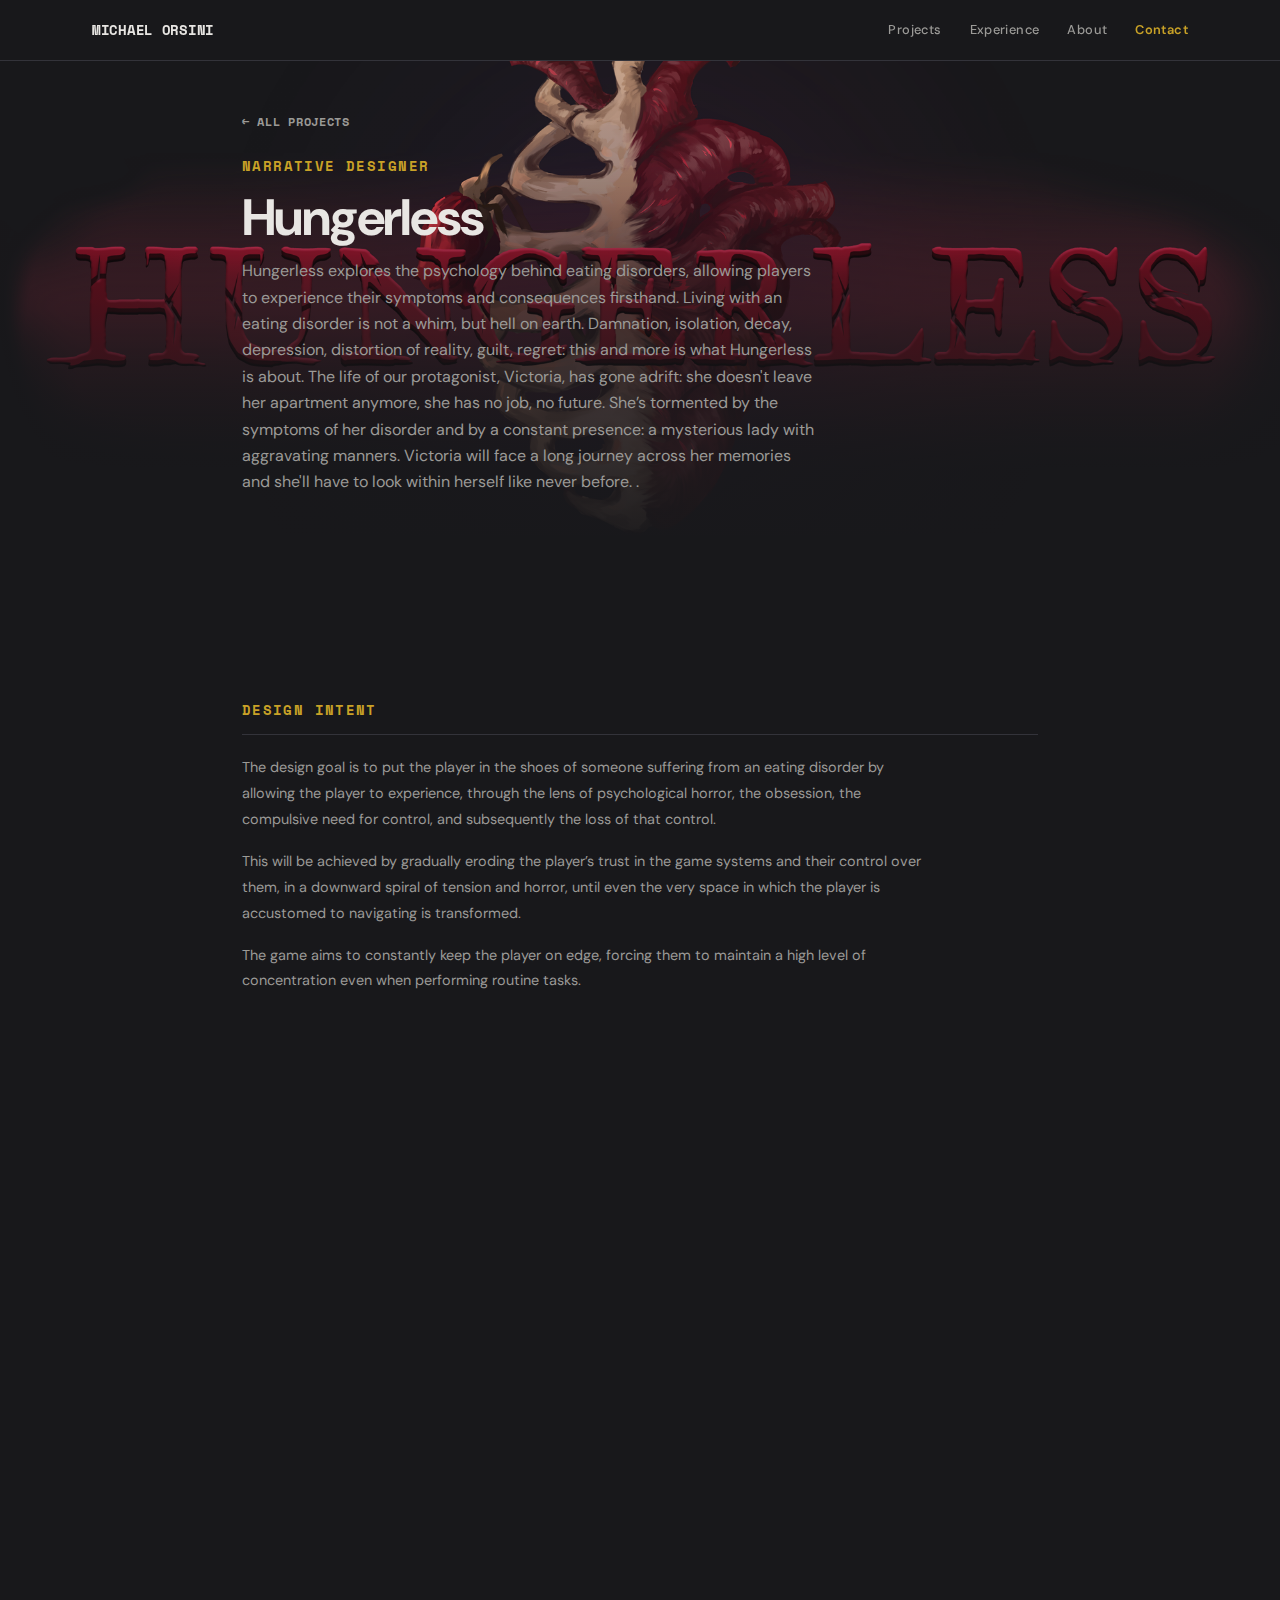
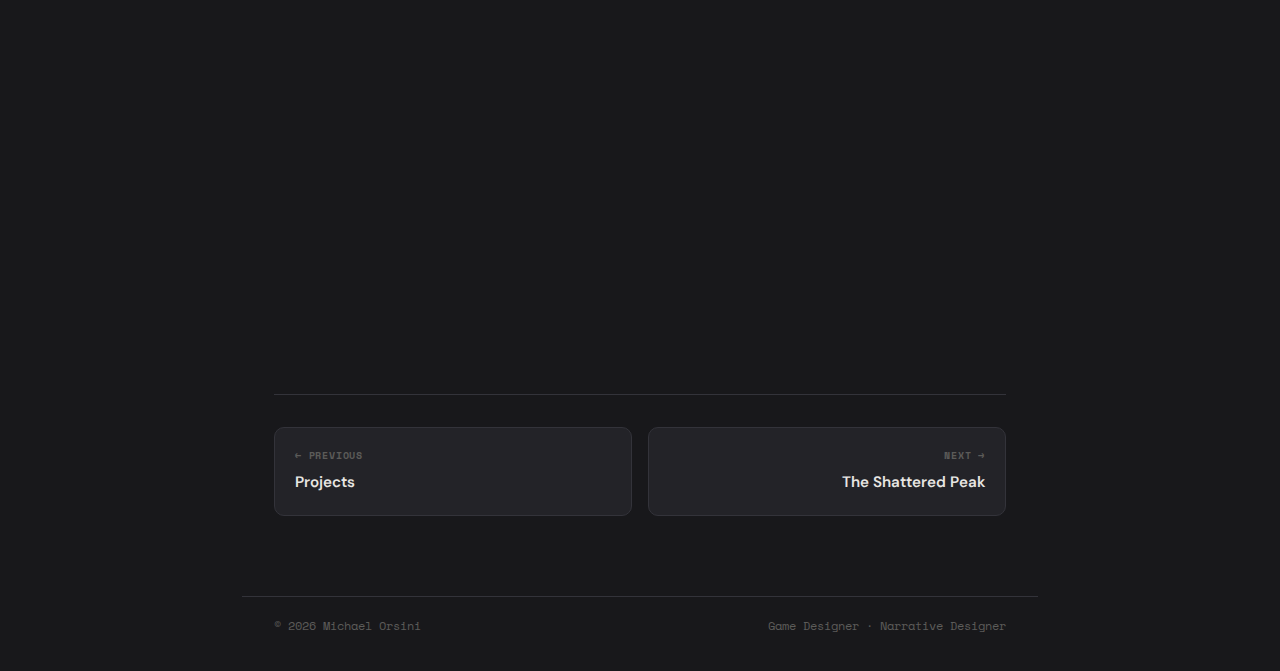
<file: hungerless-detail.html>
<!DOCTYPE html>
<html lang="en">
<head>
<meta charset="UTF-8">
<meta name="viewport" content="width=device-width, initial-scale=1.0">
<title>Hungerless</title>
<link rel="preconnect" href="https://fonts.googleapis.com">
<link href="https://fonts.googleapis.com/css2?family=DM+Sans:opsz,wght@9..40,300;9..40,400;9..40,500;9..40,600;9..40,700&family=Space+Mono:wght@400;700&display=swap" rel="stylesheet">
<style>
  :root {
    --bg: #18181B;
    --bg-raised: #1E1E22;
    --bg-card: #232328;
    --bg-card-hover: #2A2A30;
    --text: #E8E6E3;
    --text-mid: #9B9A97;
    --text-dim: #5C5B59;
    --accent: #C9A227;
    --accent-glow: rgba(201, 162, 39, 0.15);
    --accent-hover: #DABB44;
    --border: #33333A;
    --border-hover: #44444D;
    --tag-bg: rgba(255,255,255,0.05);
    --tag-border: rgba(255,255,255,0.08);
    --shadow: 0 2px 8px rgba(0,0,0,0.3), 0 8px 24px rgba(0,0,0,0.2);
    --radius: 10px;
    --font-body: 'DM Sans', system-ui, sans-serif;
    --font-mono: 'Space Mono', monospace;
  }

  * { margin: 0; padding: 0; box-sizing: border-box; }
  html { scroll-behavior: smooth; }

  body {
    font-family: var(--font-body);
    background: var(--bg);
    color: var(--text);
    line-height: 1.6;
    -webkit-font-smoothing: antialiased;
  }

  /* ── NAV ── */
  nav {
    position: fixed; top: 0; left: 0; right: 0; z-index: 100;
    background: rgba(24,24,27,0.88);
    backdrop-filter: blur(20px);
    -webkit-backdrop-filter: blur(20px);
    border-bottom: 1px solid var(--border);
  }
  .nav-inner {
    max-width: 1160px; margin: 0 auto;
    padding: 0 32px; height: 60px;
    display: flex; align-items: center; justify-content: space-between;
  }
  .nav-name {
    font-family: var(--font-mono);
    font-size: 0.9rem; font-weight: 700;
    color: var(--text); text-decoration: none;
    letter-spacing: -0.02em;
  }
  .nav-links { display: flex; gap: 28px; align-items: center; }
  .nav-links a {
    font-size: 0.8rem; font-weight: 500; color: var(--text-mid);
    text-decoration: none; letter-spacing: 0.03em;
    transition: color 0.2s;
  }
  .nav-links a:hover { color: var(--text); }
  .nav-links a.nav-cta { color: var(--accent); font-weight: 600; }
  .nav-links a.nav-cta:hover { color: var(--accent-hover); }

  /* ── HERO BANNER ── */
  .hero-banner {
    position: relative;
    width: 100%;
    min-height: 420px;
    margin-top: 60px;
    overflow: hidden;
    display: flex;
    align-items: flex-end;
    background: url('images/Hungerless_Logo.png') center/cover no-repeat;
    /*background: var(--bg-raised);*/
  }
  .hero-banner .banner-placeholder {
    position: absolute; inset: 0;
    display: flex; align-items: center; justify-content: center;
    flex-direction: column; gap: 8px;
    color: var(--text-dim);
    font-family: var(--font-mono);
    font-size: 0.75rem; letter-spacing: 0.04em;
    z-index: 1;
  }
  .banner-placeholder .ph-icon { font-size: 2.4rem; opacity: 0.2; }

  .hero-banner .banner-overlay {
    position: absolute; inset: 0;
    background: linear-gradient(
      to top,
      rgba(24,24,27, 0.95) 0%,
      rgba(24,24,27, 0.7) 35%,
      rgba(24,24,27, 0.15) 70%,
      transparent 100%
    );
    z-index: 2;
  }
  .hero-banner .banner-content {
    position: relative; z-index: 3;
    width: 100%; max-width: 860px;
    margin: 0 auto;
    padding: 48px 32px 40px;
  }
  .banner-back {
    font-family: var(--font-mono);
    font-size: 0.72rem; font-weight: 700;
    color: var(--text-mid); text-decoration: none;
    letter-spacing: 0.06em; text-transform: uppercase;
    transition: color 0.2s;
    display: inline-flex; align-items: center; gap: 6px;
    margin-bottom: 24px;
  }
  .banner-back:hover { color: var(--accent); }
  .banner-role {
    font-family: var(--font-mono);
    font-size: 0.88rem; font-weight: 700;
    color: var(--accent); text-transform: uppercase;
    letter-spacing: 0.1em;
    margin-bottom: 12px;
  }
  .banner-title {
    font-size: clamp(2.2rem, 5vw, 3.2rem);
    font-weight: 700; letter-spacing: -0.03em;
    line-height: 1.1; margin-bottom: 12px;
  }
  .banner-tagline {
    font-size: 1rem; color: var(--text-mid);
    max-width: 580px; line-height: 1.65;
  }

  /* ── META ROW (Option C) ── */
  .meta-row-wrapper {
    max-width: 860px; margin: 0 auto;
    padding: 0 32px;
    opacity: 0; animation: fadeIn 0.5s 0.15s forwards;
  }
  .meta-row {
    display: flex; flex-wrap: wrap; gap: 24px;
    padding: 20px 0;
    border-bottom: 1px solid var(--border);
  }
  .meta-pair {
    display: flex; align-items: baseline; gap: 8px;
  }
  .meta-pair .ml {
    font-family: var(--font-mono);
    font-size: 0.68rem; font-weight: 700;
    color: var(--text-dim); text-transform: uppercase;
    letter-spacing: 0.06em;
  }
  .meta-pair .mv {
    font-size: 0.85rem; font-weight: 500; color: var(--text);
  }

  /* ── ACTION BUTTONS ── */
  .action-buttons {
    max-width: 860px; margin: 0 auto;
    padding: 24px 32px 0;
    display: flex; gap: 12px; flex-wrap: wrap;
    opacity: 0; animation: fadeIn 0.5s 0.25s forwards;
  }
  .action-btn {
    display: inline-flex; align-items: center; gap: 8px;
    padding: 10px 22px; border-radius: 8px;
    font-size: 0.82rem; font-weight: 600;
    text-decoration: none; transition: all 0.2s;
    letter-spacing: 0.02em;
  }
  .action-btn.primary { background: var(--accent); color: #fff; }
  .action-btn.primary:hover { background: var(--accent-hover); box-shadow: 0 0 20px var(--accent-glow); }
  .action-btn.secondary {
    background: var(--tag-bg); color: var(--text-mid);
    border: 1px solid var(--tag-border);
  }
  .action-btn.secondary:hover { background: rgba(255,255,255,0.08); color: var(--text); }

  /* ── VIDEO EMBED ── */
  .video-section {
    max-width: 860px; margin: 0 auto;
    padding: 36px 32px 0;
    opacity: 0; animation: fadeIn 0.5s 0.3s forwards;
  }
  .video-wrapper {
    position: relative; width: 100%;
    aspect-ratio: 16/9;
    background: var(--bg-raised);
    border: 1px solid var(--border);
    border-radius: var(--radius);
    overflow: hidden;
    display: flex; align-items: center; justify-content: center;
  }
  .video-wrapper iframe {
    position: absolute; top: 0; left: 0;
    width: 100%; height: 100%; border: none;
  }
  .video-placeholder {
    display: flex; flex-direction: column;
    align-items: center; gap: 12px; color: var(--text-dim);
  }
  .video-placeholder .play-icon {
    width: 56px; height: 56px; border-radius: 50%;
    background: rgba(255,255,255,0.06);
    border: 2px solid var(--border);
    display: flex; align-items: center; justify-content: center;
    font-size: 1.2rem;
  }
  .video-placeholder span {
    font-family: var(--font-mono);
    font-size: 0.7rem; letter-spacing: 0.04em;
  }

  /* ── CONTENT SECTIONS ── */
  .content {
    max-width: 860px; margin: 0 auto;
    padding: 0 32px;
  }
  .content-section { padding-top: 56px; }
  .content-section .section-label {
    font-family: var(--font-mono);
    font-size: 0.85rem; font-weight: 700;
    letter-spacing: 0.1em; text-transform: uppercase;
    color: var(--accent); margin-bottom: 20px;
    padding-bottom: 12px;
    border-bottom: 1px solid var(--border);
  }
  .content-section p {
    font-size: 0.9rem; color: var(--text-mid);
    line-height: 1.8; margin-bottom: 16px;
    max-width: 680px;
  }
  .content-section p .hl {
    color: var(--text); font-weight: 500;
  }

  /* ── RESPONSIBILITIES ── */
  .responsibilities {
    display: flex; flex-direction: column; gap: 10px;
    margin-top: 8px;
  }
  .resp-item {
    display: flex; align-items: flex-start; gap: 12px;
    font-size: 0.85rem; color: var(--text-mid); line-height: 1.6;
  }
  .resp-bullet {
    flex-shrink: 0; margin-top: 6px;
    width: 6px; height: 6px; border-radius: 50%;
    background: var(--accent);
  }

  /* ── IMAGE GALLERY ── */
  .gallery {
    display: grid;
    grid-template-columns: 1fr 1fr;
    gap: 16px; margin-top: 24px;
  }
  .gallery-item {
    border-radius: var(--radius);
    overflow: hidden;
    background: var(--bg-raised);
    border: 1px solid var(--border);
  }
  .gallery-item.full { grid-column: 1 / -1; }
  .gallery-img {
    width: 100%; aspect-ratio: 16/10;
    background: var(--bg-raised);
    display: flex; align-items: center; justify-content: center;
    color: var(--text-dim); font-size: 1.4rem;
  }
  .gallery-caption {
    padding: 12px 16px;
    font-size: 0.78rem; color: var(--text-dim);
    line-height: 1.5;
    border-top: 1px solid var(--border);
  }

  /* ── TAKEAWAYS ── */
  .takeaways {
    display: grid;
    grid-template-columns: 1fr 1fr;
    gap: 16px; margin-top: 16px;
  }
  .takeaway-card {
    background: var(--bg-card);
    border: 1px solid var(--border);
    border-radius: var(--radius);
    padding: 20px;
  }
  .takeaway-card .tw-label {
    font-family: var(--font-mono);
    font-size: 0.65rem; font-weight: 700;
    color: var(--accent); text-transform: uppercase;
    letter-spacing: 0.08em; margin-bottom: 8px;
  }
  .takeaway-card p {
    font-size: 0.82rem; color: var(--text-mid);
    line-height: 1.6; margin-bottom: 0;
  }

  /* ── PROJECT NAV ── */
  .project-nav {
    max-width: 860px; margin: 0 auto;
    padding: 64px 32px 80px;
  }
  .project-nav-inner {
    display: grid; grid-template-columns: 1fr 1fr;
    gap: 16px;
    border-top: 1px solid var(--border);
    padding-top: 32px;
  }
  .pn-link {
    text-decoration: none; color: inherit;
    padding: 20px;
    border-radius: var(--radius);
    background: var(--bg-card);
    border: 1px solid var(--border);
    transition: border-color 0.2s, background 0.2s;
  }
  .pn-link:hover {
    border-color: var(--border-hover);
    background: var(--bg-card-hover);
  }
  .pn-link .pn-direction {
    font-family: var(--font-mono);
    font-size: 0.62rem; font-weight: 700;
    color: var(--text-dim); text-transform: uppercase;
    letter-spacing: 0.08em; margin-bottom: 6px;
  }
  .pn-link .pn-title { font-size: 0.95rem; font-weight: 600; }
  .pn-link.next { text-align: right; }

  /* ── DOCUMENTS ── */
  .doc-grid {
    display: grid;
    grid-template-columns: repeat(auto-fill, minmax(240px, 1fr));
    gap: 14px; margin-top: 16px;
  }
  .doc-card {
    display: flex; align-items: center; gap: 14px;
    padding: 16px 18px;
    background: var(--bg-card);
    border: 1px solid var(--border);
    border-radius: var(--radius);
    text-decoration: none; color: inherit;
    transition: border-color 0.2s, background 0.2s;
  }
  .doc-card:hover {
    border-color: var(--border-hover);
    background: var(--bg-card-hover);
  }
  .doc-icon {
    flex-shrink: 0;
    width: 40px; height: 40px;
    border-radius: 8px;
    background: var(--accent-glow);
    border: 1px solid rgba(201,162,39,0.2);
    display: flex; align-items: center; justify-content: center;
    font-family: var(--font-mono);
    font-size: 0.65rem; font-weight: 700;
    color: var(--accent); letter-spacing: 0.04em;
  }
  .doc-info { min-width: 0; }
  .doc-info .doc-name {
    font-size: 0.85rem; font-weight: 600;
    white-space: nowrap; overflow: hidden;
    text-overflow: ellipsis;
  }
  .doc-info .doc-meta {
    font-size: 0.72rem; color: var(--text-dim);
    margin-top: 2px;
  }
  .doc-card .doc-dl {
    margin-left: auto; flex-shrink: 0;
    font-size: 0.82rem; color: var(--text-dim);
    transition: color 0.2s;
  }
  .doc-card:hover .doc-dl { color: var(--accent); }

  /* ── FOOTER ── */
  footer {
    max-width: 1160px; margin: 0 auto;
    padding: 20px 32px 36px;
    border-top: 1px solid var(--border);
    display: flex; justify-content: space-between;
    align-items: center; flex-wrap: wrap; gap: 12px;
  }
  footer span {
    font-size: 0.72rem; color: var(--text-dim);
    font-family: var(--font-mono);
  }

  /* ── ANIMATIONS ── */
  @keyframes fadeIn {
    from { opacity: 0; transform: translateY(12px); }
    to   { opacity: 1; transform: translateY(0); }
  }
  .reveal {
    opacity: 0; transform: translateY(16px);
    transition: opacity 0.45s ease, transform 0.45s ease;
  }
  .reveal.vis { opacity: 1; transform: translateY(0); }

  /* ── RESPONSIVE ── */
  @media (max-width: 768px) {
    .nav-inner { padding: 0 20px; }
    .hero-banner { min-height: 340px; }
    .hero-banner .banner-content { padding: 32px 20px 28px; }
    .meta-row-wrapper, .action-buttons, .video-section,
    .content, .project-nav { padding-left: 20px; padding-right: 20px; }
    .meta-row { gap: 16px; }
    .gallery { grid-template-columns: 1fr; }
    .gallery-item.full { grid-column: auto; }
    .takeaways { grid-template-columns: 1fr; }
    .project-nav-inner { grid-template-columns: 1fr; }
    .pn-link.next { text-align: left; }
    footer { padding: 16px 20px 28px; }
  }
  @media (max-width: 480px) {
    .hero-banner { min-height: 280px; }
    .banner-title { font-size: 1.8rem; }
    .banner-role { font-size: 0.78rem; }
    .meta-row { flex-direction: column; gap: 12px; }
  }
</style>
</head>
<body>

<!-- NAV -->
<nav>
  <div class="nav-inner">
    <a href="index.html" class="nav-name">MICHAEL ORSINI</a>
    <div class="nav-links">
      <a href="index.html#projects">Projects</a>
      <a href="index.html#experience">Experience</a>
      <a href="index.html#about">About</a>
      <a href="index.html#contact" class="nav-cta">Contact</a>
    </div>
  </div>
</nav>


<!-- ════ HERO BANNER ════ -->
<!-- To use your screenshot: remove .banner-placeholder div and add
     background: url('your-screenshot.jpg') center/cover no-repeat;
     to .hero-banner in the CSS above -->
<div class="hero-banner">
  <!-- 
  <div class="banner-placeholder">
    <span class="ph-icon">🖼️</span>
    <span>Replace with your game screenshot (recommended: 1920×800+)</span>
  </div>
  -->
  <div class="banner-overlay"></div>
  <div class="banner-content">
    <a href="index.html" class="banner-back">← All Projects</a>
    <div class="banner-role">Narrative Designer</div>
    <h1 class="banner-title">Hungerless</h1>
    <p class="banner-tagline">Hungerless explores the psychology behind eating disorders, allowing players to experience their symptoms and consequences firsthand. 
      Living with an eating disorder is not a whim, but hell on earth. Damnation, isolation, decay, depression, distortion of reality, guilt, regret: this and more is what Hungerless is about. The life of our protagonist, Victoria, has gone adrift: she doesn't leave her apartment anymore, she has no job, no future. She’s tormented by the symptoms of her disorder and by a constant presence: a mysterious lady with aggravating manners. Victoria will face a long journey across her memories and she'll have to look within herself like never before.
.</p>
  </div>
</div>


<!-- ════ META ROW ════ -->
<div class="meta-row-wrapper">
  <div class="meta-row">
    <div class="meta-pair">
      <span class="ml">Engine</span>
      <span class="mv">Unreal Engine 5</span>
    </div>
    <div class="meta-pair">
      <span class="ml">Genre</span>
      <span class="mv">Psychological Horror</span>
    </div>
    <div class="meta-pair">
      <span class="ml">Team</span>
      <span class="mv">14 people</span>
    </div>
    <div class="meta-pair">
      <span class="ml">Duration</span>
      <span class="mv">Sep 2025 - Ongoing</span>
    </div>
    <div class="meta-pair">
      <span class="ml">Platform</span>
      <span class="mv">PC</span>
    </div>
    <div class="meta-pair">
      <span class="ml">POV</span>
      <span class="mv">First Person</span>
    </div>
  </div>
</div>


<!-- ════ ACTION BUTTONS ════ -->
<!-- <div class="action-buttons">
  <a href="#" class="action-btn primary">▶ Watch Trailer</a>
  <a href="#" class="action-btn secondary">Play on Itch.io</a>
  <a href="#" class="action-btn secondary">View on Steam</a>
</div> -->


<!-- ════ VIDEO EMBED ════ -->
<!-- <div class="video-section">
  <div class="video-wrapper"> -->
    <!-- Replace with: <iframe src="https://www.youtube.com/embed/YOUR_ID" allowfullscreen></iframe> -->
    <!-- <div class="video-placeholder">
      <div class="play-icon">▶</div>
      <span>Embed your trailer or gameplay video here</span>
    </div>
  </div>
</div> -->


<!-- ════════════════════════════════════════ -->
<!-- CONTENT -->
<!-- ════════════════════════════════════════ -->
<div class="content">

  <!-- DESIGN INTENT -->
  <div class="content-section reveal">
    <div class="section-label">Design Intent</div>
    <p>
      The design goal is to put the player in the shoes of someone suffering from an eating disorder by allowing the player to experience, through the lens of psychological horror, the obsession, the compulsive need for control, and subsequently the loss of that control.
    </p>
    <p>
      This will be achieved by gradually eroding the player’s trust in the game systems and their control over them, in a downward spiral of tension and horror, until even the very space in which the player is accustomed to navigating is transformed.
    </p>
    <p>
      The game aims to constantly keep the player on edge, forcing them to maintain a high level of concentration even when performing routine tasks.
    </p>
  </div>

  <!-- ROLE & RESPONSIBILITIES -->
  <div class="content-section reveal">
    <div class="section-label">Role & Responsibilities</div>
    <p>
      As <span class="hl">Narrative Designer</span>, I'm responsible for translating writer's and creative director's vision and writing into gameplay sequences. My responsibilities spanned system design, narrative integration, and a little production:
    </p>
    <div class="responsibilities">
      <div class="resp-item">
        <div class="resp-bullet"></div>
        <span>Adapted narrative scripts into gameplay sequences, focusing on player agency, immersion and experience, thereby bridging the gap between narrative and gameplay.</span>
      </div>
      <div class="resp-item">
        <div class="resp-bullet"></div>
        <span>Managed the pacing of the story and the narrative beats within the game to allow for a more organic and engaging unfolding of the story.</span>
      </div>
      <div class="resp-item">
        <div class="resp-bullet"></div>
        <span>Responsible for creating suspense, having devised more than 40 horror sequences and suspenseful moments to be incorporated into the gameplay.</span>
      </div>
      <div class="resp-item">
        <div class="resp-bullet"></div>
        <span>Designed environmental storytelling with hidden elements to enhance the narrative experience and reward the most observant players.</span>
      </div>
      <div class="resp-item">
        <div class="resp-bullet"></div>
        <span>Authored and maintained a live design document on Confluence covering every aspect of the game. As well as a Technical Design Document to boost programmers' productivity and enable them to work independently.</span>
      </div>
    </div>
  </div>

  <!-- PROCESS -->
  <div class="content-section reveal">
    <div class="section-label">Process</div>
    <p>
      Game is still under development and NDA.
    </p>
    <!-- 
    <div class="gallery">
      <div class="gallery-item full">
        <div class="gallery-img">🖼️</div>
        <div class="gallery-caption">
          <strong>Early blockout</strong> — The initial graybox layout exploring sightlines and room connectivity. We tested 4 layout variants before landing on the hub-and-spoke structure.
        </div>
      </div>
      <div class="gallery-item">
        <div class="gallery-img">🖼️</div>
        <div class="gallery-caption">
          <strong>Shift system v1</strong> — First pass at environmental shifts. Rooms would swap props and lighting on re-entry.
        </div>
      </div>
      <div class="gallery-item">
        <div class="gallery-img">🖼️</div>
        <div class="gallery-caption">
          <strong>Shift system v3</strong> — Final version: layout itself changes. Doorways reposition, corridors extend, dead-ends appear.
        </div>
      </div>
      <div class="gallery-item">
        <div class="gallery-img">🖼️</div>
        <div class="gallery-caption">
          <strong>Pacing diagram</strong> — Tension curve mapped against player progression. Peaks aligned with shift-trigger moments.
        </div>
      </div>
      <div class="gallery-item">
        <div class="gallery-img">🖼️</div>
        <div class="gallery-caption">
          <strong>Final art pass</strong> — The main hall after full environment art, lighting, and post-processing.
        </div>
      </div>
    </div>

    <p style="margin-top: 24px;">
      The biggest design pivot came at month 6. Playtesters weren't noticing subtle shifts — we had to make the environment changes <span class="hl">feel wrong</span> rather than just look different. This led to audio design becoming a core pillar: spatial audio cues that signal something has changed before the player sees it.
    </p>
  </div>
  -->
  <!-- TAKEAWAYS -->
  <div class="content-section reveal">
    <div class="section-label">Takeaways</div>
    <p>
      Game is still under development and NDA.
    </p>
    <!-- 
    <div class="takeaways">
      <div class="takeaway-card">
        <div class="tw-label">What worked</div>
        <p>Playtesting early and often. We ran 12 external playtests before vertical slice, which caught the "players don't notice subtle changes" problem early enough to pivot.</p>
      </div>
      <div class="takeaway-card">
        <div class="tw-label">What worked</div>
        <p>Giving audio equal weight to visuals in the design doc. The spatial audio cues became the project's signature — testers consistently cited sound as the scariest element.</p>
      </div>
      <div class="takeaway-card">
        <div class="tw-label">What I'd change</div>
        <p>Scope ambition earlier. We designed 12 unique shift states per room but shipped 5. Better to have scoped to 6 from the start and polished all of them.</p>
      </div>
      <div class="takeaway-card">
        <div class="tw-label">What I'd change</div>
        <p>More structured handoffs between design and environment art. Some rooms went to art before the shift system was finalized, creating rework.</p>
      </div>
    </div>
  </div>
  -->
  <!-- DOCUMENTS -->
  <div class="content-section reveal">
    <div class="section-label">Documents</div>
    <p>
      Design documentation, pitch decks, and reference materials from this project.
    </p>
    <!-- 
    <div class="doc-grid">
      <a href="#" class="doc-card" target="_blank">
        <div class="doc-icon">PDF</div>
        <div class="doc-info">
          <div class="doc-name">Game Design Document</div>
          <div class="doc-meta">40 pages · 2.4 MB</div>
        </div>
        <span class="doc-dl">↓</span>
      </a>

      <a href="#" class="doc-card" target="_blank">
        <div class="doc-icon">PDF</div>
        <div class="doc-info">
          <div class="doc-name">Pitch Deck</div>
          <div class="doc-meta">18 slides · 5.1 MB</div>
        </div>
        <span class="doc-dl">↓</span>
      </a>

      <a href="#" class="doc-card" target="_blank">
        <div class="doc-icon">PDF</div>
        <div class="doc-info">
          <div class="doc-name">Technical Design Spec</div>
          <div class="doc-meta">12 pages · 1.8 MB</div>
        </div>
        <span class="doc-dl">↓</span>
      </a>
    -->
      <!-- Add more docs by duplicating the block above.
           Update href to point to your PDF file, e.g.:
           href="docs/hollow-descent-gdd.pdf" -->
    </div>
  </div>

</div>
<div class="project-nav">
  <div class="project-nav-inner">
    <a href="index.html" class="pn-link prev">
      <div class="pn-direction">← Previous</div>
      <div class="pn-title">Projects</div>
    </a>
    <a href="theshatteredpeak-detail.html" class="pn-link next">
      <div class="pn-direction">Next →</div>
      <div class="pn-title">The Shattered Peak</div>
    </a>
  </div>
</div>


<footer>
  <span>© 2026 Michael Orsini</span>
  <span>Game Designer · Narrative Designer</span>
</footer>

<script>
  const obs = new IntersectionObserver((entries) => {
    entries.forEach((e, i) => {
      if (e.isIntersecting) {
        setTimeout(() => e.target.classList.add('vis'), i * 50);
        obs.unobserve(e.target);
      }
    });
  }, { threshold: 0.08, rootMargin: '0px 0px -30px 0px' });
  document.querySelectorAll('.reveal').forEach(el => obs.observe(el));
</script>
</body>
</html>
</file>
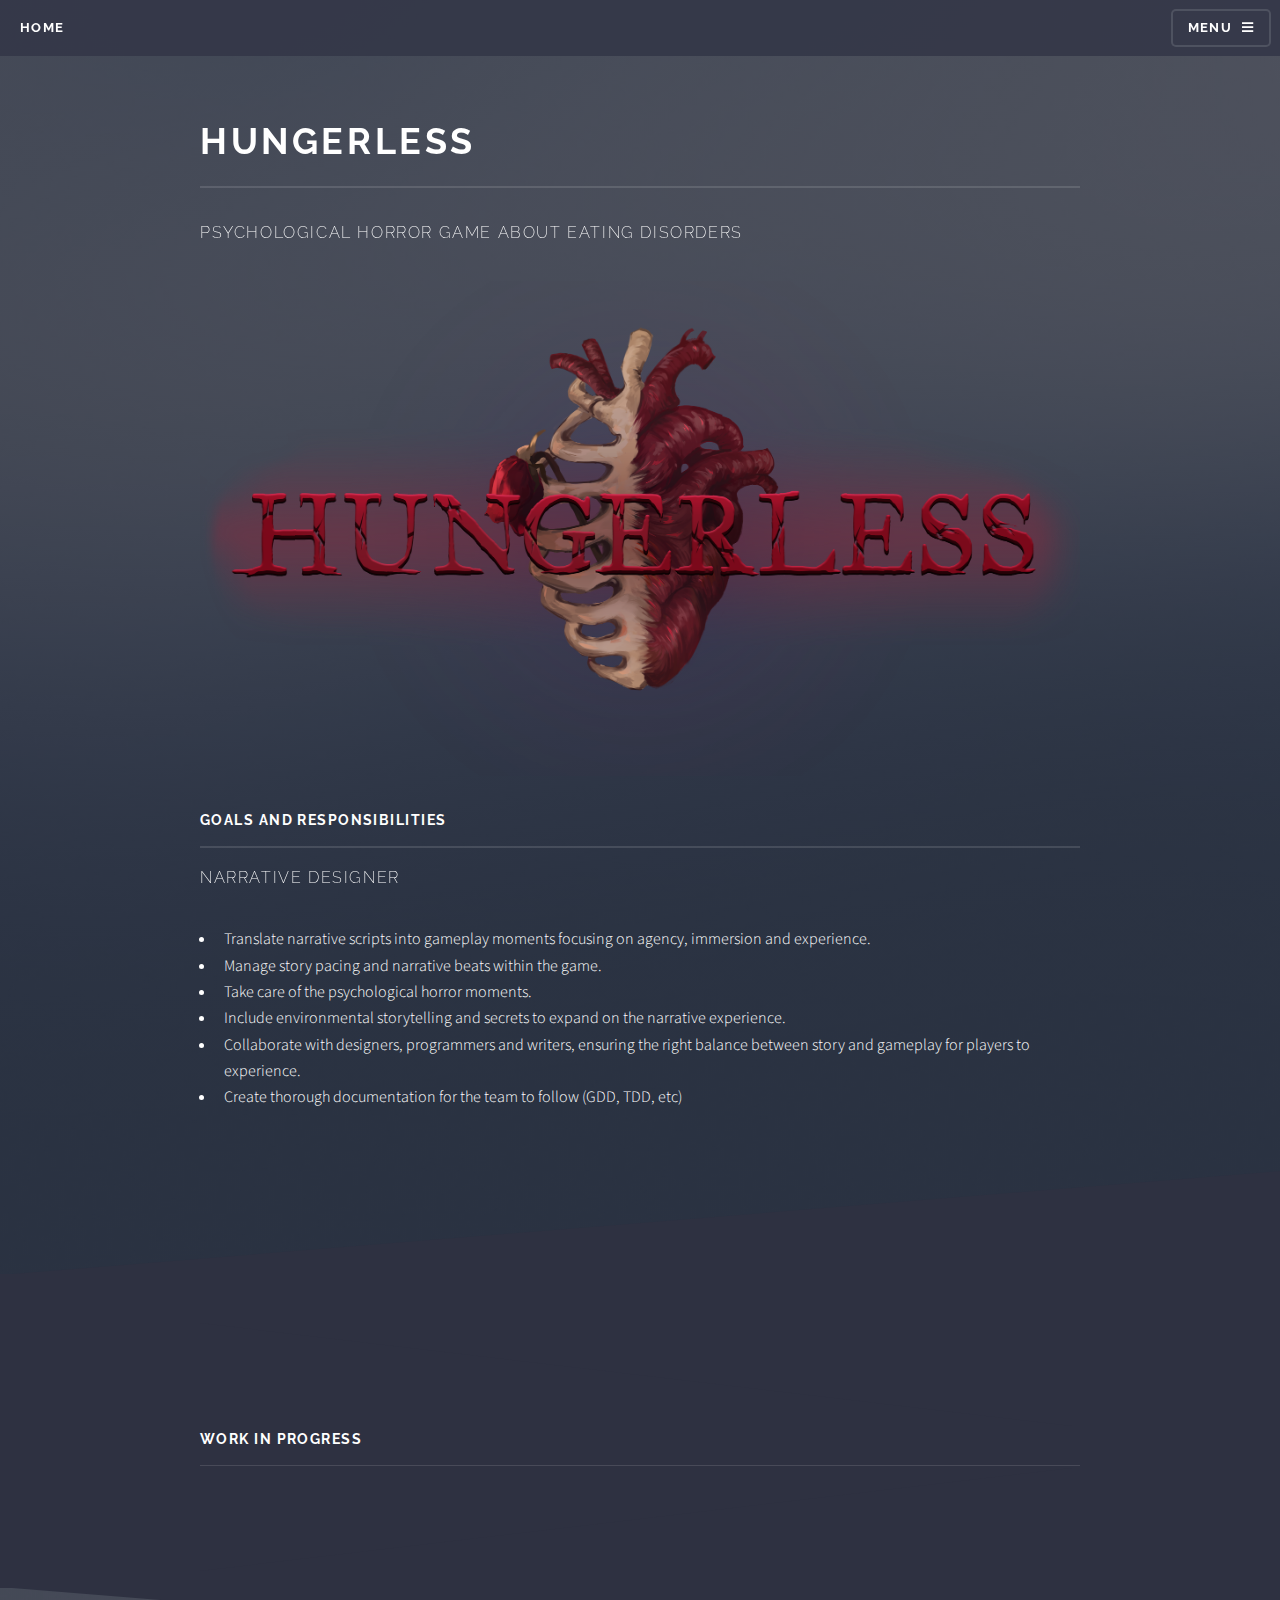
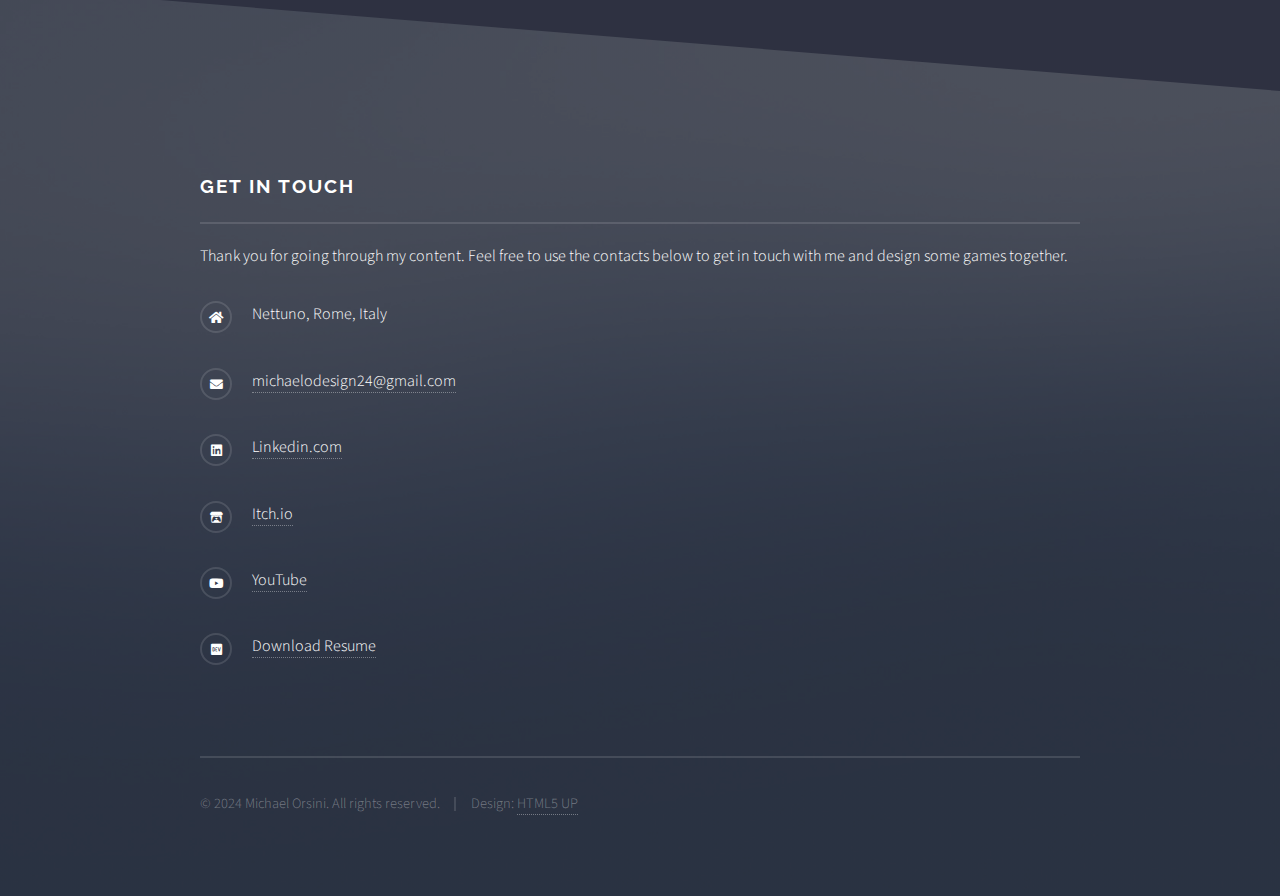
<file: Hungerless.html>
<!DOCTYPE HTML>
<!--
	Solid State by HTML5 UP
	html5up.net | @ajlkn
	Free for personal and commercial use under the CCA 3.0 license (html5up.net/license)
-->
<html id="TSP">
	<head>
		<title>Michael's Portfolio - Quest for Silence: A BG3 self-contained quest</title>
		<meta charset="utf-8" />
		<meta name="viewport" content="width=device-width, initial-scale=1, user-scalable=no" />
		<link rel="stylesheet" href="assets/css/main.css" />
		<noscript><link rel="stylesheet" href="assets/css/noscript.css" /></noscript>
	</head>
	<body class="is-preload">

		<!-- Page Wrapper -->
			<div id="page-wrapper">

				<!-- Header -->
					<header id="header">
						<h1><a href="index.html">Home</a></h1>
						<nav>
							<a href="#menu">Menu</a>
						</nav>
					</header>

				<!-- Menu -->
					<nav id="menu">
						<div class="inner">
							<h2>Menu</h2>
							<ul class="links">
								<li><a href="index.html">Home</a></li>
								<li><a href="projects.html">Projects</a></li>
								<li><a href="documentation.html">Documentation</a></li>
								<li><a href="about.html">Get to Know Me</a></li>
								<li><a href="files/MichaelOrsini_Resume.pdf" download="MichaelOrsini_Resume">Download Resume</a></li>
							</ul>
							<a href="#" class="close">Close</a>
						</div>
					</nav>

				<!-- Wrapper -->
					<section id="banner">
						<header>
							<div class="inner">
								<h2>Hungerless</h2>
								<p>Psychological horror game about eating disorders</p>
								<div class="box alt">
									<div class="row gtr-uniform">
										<div class="col-12"><span class="image fit"><img src="images/Hungerless_Logo.png" alt="" /></span></div>
									</div>
								</div>
								<h3 class="major">Goals and responsibilities</h3>
										<p>Narrative Designer</p>

										<p><ul>
											<li>Translate narrative scripts into gameplay moments focusing on agency, immersion and experience.</li>
											<li>Manage story pacing and narrative beats within the game.</li>
											<li>Take care of the psychological horror moments.</li>
											<li>Include environmental storytelling and secrets to expand on the narrative experience.</li>
                                            <li>Collaborate with designers, programmers and writers, ensuring the right balance between story and gameplay for players to experience.</li>
                                            <li>Create thorough documentation for the team to follow (GDD, TDD, etc)</li>
										</ul></p>
							</div>
						</header>
					</section>
					<section id="wrapper">
						<!-- Content -->
							<div class="wrapper">
								<div class="inner">
									<section id="one" class="wrapper alt style1">
										<h3 class="major">WORK IN PROGRESS</h3>
										<!--
										<p>The Shattered Peak is a survival horror game driven by narrative where players must surivive in a freezing cold environment chased by a dangerous entity to uncover the truth behind the mysterious events on a desolated island.</p>

										<p>In the wilderness players can find tools for survival, wood to light up campfires and warm themselves up, letters and pages to put the story toghether.</p>
										<p>Survival systems are seamlessly integrated with dialogues blended with the environment taking insipiration from Giant Sparrow's "What Remains of Edith Finch" in order to deliver narrative and give direction to players.</p>

										<p>The game features diegetic UI and experience-oriented audio design to grant immersion in the atmosphere and the environment.</p>
										<p><b>TRAILER</b></p>
										<div class="box alt">
											<div class="row gtr-uniform">
												<div class="col-4"><iframe src="https://www.youtube.com/embed/uGsdHOPk7Pk?si=uNFgOPtKT00jw1Zy" title="YouTube video player" frameborder="0" allow="accelerometer; autoplay; clipboard-write; encrypted-media; gyroscope; picture-in-picture; web-share" referrerpolicy="strict-origin-when-cross-origin" allowfullscreen></iframe></div>
											</div>
										</div>
										<p><b>SHORT GAMEPLAY</b></p>
										<div class="box alt">
											<div class="row gtr-uniform">
												<div class="col-4"><iframe src="https://www.youtube.com/embed/0O1ts4n7Fhk?si=2Gb-q9Ih6UgUKDo0" title="YouTube video player" frameborder="0" allow="accelerometer; autoplay; clipboard-write; encrypted-media; gyroscope; picture-in-picture; web-share" referrerpolicy="strict-origin-when-cross-origin" allowfullscreen></iframe></div>
											</div>
										</div>
									</section>
									<h3 class="major">Project Description</h3>
									<ul>
										<li><b>Roles:</b> Game Designer/Project Manager </li>
										<li><b>Team size:</b> 10 people</li>
										<li><b>Duration:</b> June 2024 - October 2024</li>
									</ul>
									<h3 class="major">Ideation and Prototype Process</h3>
									<h4>Ideation</h4>
									<p><span class="image right"><img src="images/Ideation_FinalConcept.png" alt="" /></span>I analysed survival games to outline the aesthetics that the genre must evoke in the player coming up with a list of possible aesthetics and dynamics. Some examples are:</p>
									<ul>
										<li>Sense of urgency</li>
										<li>Scarcity</li>
										<li>Being on the brink of failure</li>
										<li>Loneliness</li>
										<li>Tension</li>
									</ul>
										
									<p>I then organised the <b>Ideation meeting</b> by dividing it into 3 phases: Diverging, Discussion and Converging.
										<ul>
											<li>In the <b>Diverging phase</b>, all team members were invited to propose ideas without any constraints, with the aim of producing as many diverse ideas as possible. </li>
											<li>In the <b>Discussion phase</b>, I introduced constraints on those systems and dynamics that would lead to design scope problems (e.g. close combat, branching progression/narrative, intricate AI systems) and the team was invited to discuss the ideas, highlighting a preferred and a less preferred elements.</li>
											<li>In the <b>Converging phase</b>, the team formulated a concept based on what was discussed in the Discussion phase coming up with a <b>concept</b>.</li>
										</ul>
									</p>

									<p>I then refined the concept in a game idea and with the team identified the systems to be developed and assigned a priority for the prototype to each one, giving importance to the new key systems we wanted to include.</p>
									<h4>Prototype</h4>
									<p><span class="image left"><img src="images/PrototypeMap.png" alt="" /></span>During this phase I focused on creating the <a href="files/ProjectWinter - Pitch PresentationProject.pdf"><b>Pitch presentation</b></a> and on laying down the GDD (<a href="files/ProjectWinter_GDD.pdf">read the full old version</a>) structure on Confluence while overseeing the whole prototype development, giving assistance and design direction to other developers.</p>
									<p>I organised test rounds on the prototype, collected and analysed players feedback which I then refined into a short <a href="files/ProjectWinter - Feedback Analysis.pdf"><b>Feedback Analysis document</b></a> that I presented to the rest of the team. 
										This approach allowed us to identify weaknesses early in the prototype and respond promptly by revising the concept and the systems involved and creating a more fun and engaging game loop.</p>

									<h3 class="major">Development Process</h3>
									<div class="box alt">
										<div class="row gtr-uniform">
											<div class="col-12"><span class="image fit"><img src="images/TSP_Screenshot1.png" alt="" /></span></div>
										</div>
									</div>
									<p>Following some of the suggestions made in the feedback document and other solutions found after further analysis and research, <b>I modified the concept</b>, creating a more solid concept that would <b>solve the problems</b> found in the prototype.</p>

									<p>During the development period, my tasks included:
										<ul>
											<li>Design map layout, overall progression and pacing of the game;</li>
											<li>Level design of game's areas including ;</li>
											<li>Heavy testing of each part of the game to keep polishing the core design;</li>
											<li>Filling the game design document;</li>
											<li>UI and Menus design</li>
											<li>The whole final polish of the game (light positioning, material creation, light functions, dialogues positioning, SFX and Audio)</li>
										</ul> 
									</p>

									<h3 class="major">Map Layout and Progression of the game</h3>
									<p>Progression was tied to the finding objects that allow the player to progress through areas in metroidvania-style. </p>
									<p><span class="image right"><img src="images/TSP_ProtoMap.png" alt="" /></span> Progression was meant to:
										<ul>
											<li>Direct players without putting them on tracks;</li>
											<li>Leave breadcrumbs for players to determine the critical path on their own;</li>
											<li>Limiting exploration through the use of skills and objects;</li>
											<li>Reduce the backtracking to a minimum.</li>
										</ul>
									</p>
									<h4>Challenge 1</h4>
									<p>We wanted to create a world that could give the illusion of open world but heavily direct players to avoid the extreme challenges that an open world could create.</p>
									<p>And subsequently increase the challenge that each area put on the player.</p>

									<h4>Solution</h4>
									<ul>
										<li>We divided the whole map in <b>areas</b> where the player was free to <b>explore, find resources to survive, find narrative elements and key items</b> to progress outside those areas.</li>
										<li>We designed those areas with <b>landmarks</b> and peculiar elements to make them unique from one another, and placed key items in each area to determine progression.</li>
										<li>Created an extreme environment in darkness to push player towards a more conservative and safe playstyle.</li>
										<li>Assigned a red number to each area to identify the <b>creature level of aggression</b> (higher number higher aggression) increasing difficulty as the number goes up.</li>
										<li>Introduced the compass as one of the first items in the game.</li>
									</ul>
									<br>

									<div class="box alt">
										<div class="row gtr-uniform">
											<div class="col-6"><span class="image fit"><img src="images/TSP_Map.png" alt="" /></span></div>
											<div class="col-6"><span class="image fit"><img src="images/TSP_MapFinal.jpg" alt="" /></span></div>
										</div>
									</div>
									
									<h4>Challenge 2</h4>
									<p>In total darkness players still felt lost even with the flashlight due to the open nature of the environment.</p>

									<h4>Solution</h4>
									<ul>
										<li>Used our dialogue system as points of relief during area exploration and tell the players they were going in the right direction.</li>
										<li>Placed strategic lighting to direct players towards points of interests an orient themselves.</li>
									</ul>

									<div class="box alt">
										<div class="row gtr-uniform">
											<div class="col-6"><span class="image fit"><img src="images/TSP_Dialogues.png" alt="" /></span></div>
											<div class="col-6"><span class="image fit"><img src="images/TSP_Lights.png" alt="" /></span></div>
										</div>
									</div>

									<h3 class="major">Testing</h3>
									<p><span class="image right"><img src="images/Woods_Compass_Small.png" alt="" /></span>After the development of a satisfying version of the game that could return good feedback from players, 
										I organised a new <b>test round</b> including players who had played the prototype version (now far removed from the current version) and players new to the game.</p>
									<p>By collecting feedback and analysing the players as they played, I produced a new <b>feedback document</b> to illustrate the project achievements and failures. Read the document  <a href="files/ProjectWinter - Feedback Analysis 2.pdf.pdf"><b>HERE</b></a>.</p>
									<br>
									<br>
									<br>
									<br>

									<p>If you would like to know more about the development of The Shattered Peak and my approach to design, please contact me using the contact details at the bottom of the page. Thanks for reading!</p>

									<div class="box alt">
										<div class="row gtr-uniform">
											<div class="col-12"><span class="image fit"><img src="images/TSP_Screenshot2.png" alt="" /></span></div>
										</div>
									</div>

									<h3 class="major">Documents</h3>
									<p>
										<section class="features">
											<article>
												<a href="files/ProjectWinter_GDD.pdf" class="image"><img src="images/CoverImage.png" alt="" /></a>
												<h3 class="major">Game Design Document (old)</h3>
												<p>Old version of the Game Design Document created on Confluence. Contains highly detailed implementation infos and diagrams.</p>
												<a href="files/ProjectWinter_GDD.pdf" class="special">Read PDF</a>
											</article> 
											<article>
												<a href="files/ProjectWinter - Pitch PresentationProject.pdf" class="image"><img src="images/TSP_PitchDeck.png" alt="" /></a>
												<h3 class="major">Pitch Presentation</h3>
												<p>Pitch created at the end of the ideation phase to present the idea to stakeholders.</p>
												<a href="files/ProjectWinter - Pitch PresentationProject.pdf" class="special">Read PDF</a>
											</article>

											<article>
												<a href="files/ProjectWinter - Feedback Analysis.pdf.pdf" class="image"><img src="images/TSP_FA.png" alt="" /></a>
												<h3 class="major">Feedback Analysis 1</h3>
												<p>Feedback analysis based on the first round of tests feedback. </br> Used during to update the team on the game's weakpoints and the possible design choices and direction to take to mitigate them.</p>
												<a href="files/ProjectWinter - Feedback Analysis.pdf.pdf" class="special">Read PDF</a>
											</article>
											<article>
												<a href="files/ProjectWinter - Feedback Analysis 2.pdf.pdf" class="image"><img src="images/TSP_FA2.png" alt="" /></a>
												<h3 class="major">Feedback Analysis 2</h3>
												<p>Feedback analysis based on the second round of tests feedback. </br> Used during to update the team on the game state in proximity to realease and the results of design choices taken after the first test round.</p>
												<a href="files/ProjectWinter - Feedback Analysis 2.pdf.pdf" class="special">Read PDF</a>
											</article>
										</section>
										
									</p> 
										-->
									

									<!--h3 class="major">Read on for more detail on the development process</h3>

									<h3 class="major">Vitae phasellus</h3>
									<p>Cras mattis ante fermentum, malesuada neque vitae, eleifend erat. Phasellus non pulvinar erat. Fusce tincidunt, nisl eget mattis egestas, purus ipsum consequat orci, sit amet lobortis lorem lacus in tellus. Sed ac elementum arcu. Quisque placerat auctor laoreet.</p>

									<section class="features">
										<article>
											<a href="#" class="image"><img src="images/pic04.jpg" alt="" /></a>
											<h3 class="major">Sed feugiat lorem</h3>
											<p>Lorem ipsum dolor sit amet, consectetur adipiscing vehicula id nulla dignissim dapibus ultrices.</p>
											<a href="#" class="special">Learn more</a>
										</article>
										<article>
											<a href="#" class="image"><img src="images/pic05.jpg" alt="" /></a>
											<h3 class="major">Nisl placerat</h3>
											<p>Lorem ipsum dolor sit amet, consectetur adipiscing vehicula id nulla dignissim dapibus ultrices.</p>
											<a href="#" class="special">Learn more</a>
										</article-->
									</section>

								</div>
							</div>

					</section>

				<!-- Footer -->
				<section id="footer">
					<div class="inner">
						<h2 class="major">Get in touch</h2>
						<p>Thank you for going through my content. Feel free to use the contacts below to get in touch with me and design some games together. </p>
						<!--form method="post" action="#">
							<div class="fields">
								<div class="field">
									<label for="name">Name</label>
									<input type="text" name="name" id="name" />
								</div>
								<div class="field">
									<label for="email">Email</label>
									<input type="email" name="email" id="email" />
								</div>
								<div class="field">
									<label for="message">Message</label>
									<textarea name="message" id="message" rows="4"></textarea>
								</div>
							</div>
							<ul class="actions">
								<li><input type="submit" value="Send Message" /></li>
							</ul>
						</form-->
						<ul class="contact">
							<li class="icon solid fa-home">Nettuno, Rome, Italy</li>
							<li class="icon solid fa-envelope"><a href="michaelodesign24@gmail.com" target="_blank" rel="noopener noreferrer">michaelodesign24@gmail.com</a></li>
							<li class="icon brands fa-linkedin"><a href="https://www.linkedin.com/in/michael-orsini-38bb18179/" target="_blank" rel="noopener noreferrer">Linkedin.com</a></li>
							<li class="icon brands fa-itch-io"><a href="https://maimichaeldev.itch.io/" target="_blank" rel="noopener noreferrer">Itch.io</a></li>
							<li class="icon brands fa-youtube"><a href="https://www.youtube.com/@MichaelOrsini-wj8hm" target="_blank" rel="noopener noreferrer">YouTube</a></li>
							<li class="icon brands fa-dev"><a href="files/MichaelOrsini_Resume.pdf" download="MichaelOrsini_Resume">Download Resume</a></li>
						</ul>
						<ul class="copyright">
							<li>&copy; 2024 Michael Orsini. All rights reserved.</li><li>Design: <a href="http://html5up.net" target="_blank" rel="noopener noreferrer">HTML5 UP</a></li>
						</ul>
					</div>
				</section>

			</div>

		<!-- Scripts -->
			<script src="assets/js/jquery.min.js"></script>
			<script src="assets/js/jquery.scrollex.min.js"></script>
			<script src="assets/js/browser.min.js"></script>
			<script src="assets/js/breakpoints.min.js"></script>
			<script src="assets/js/util.js"></script>
			<script src="assets/js/main.js"></script>

	</body>
</html>
</file>
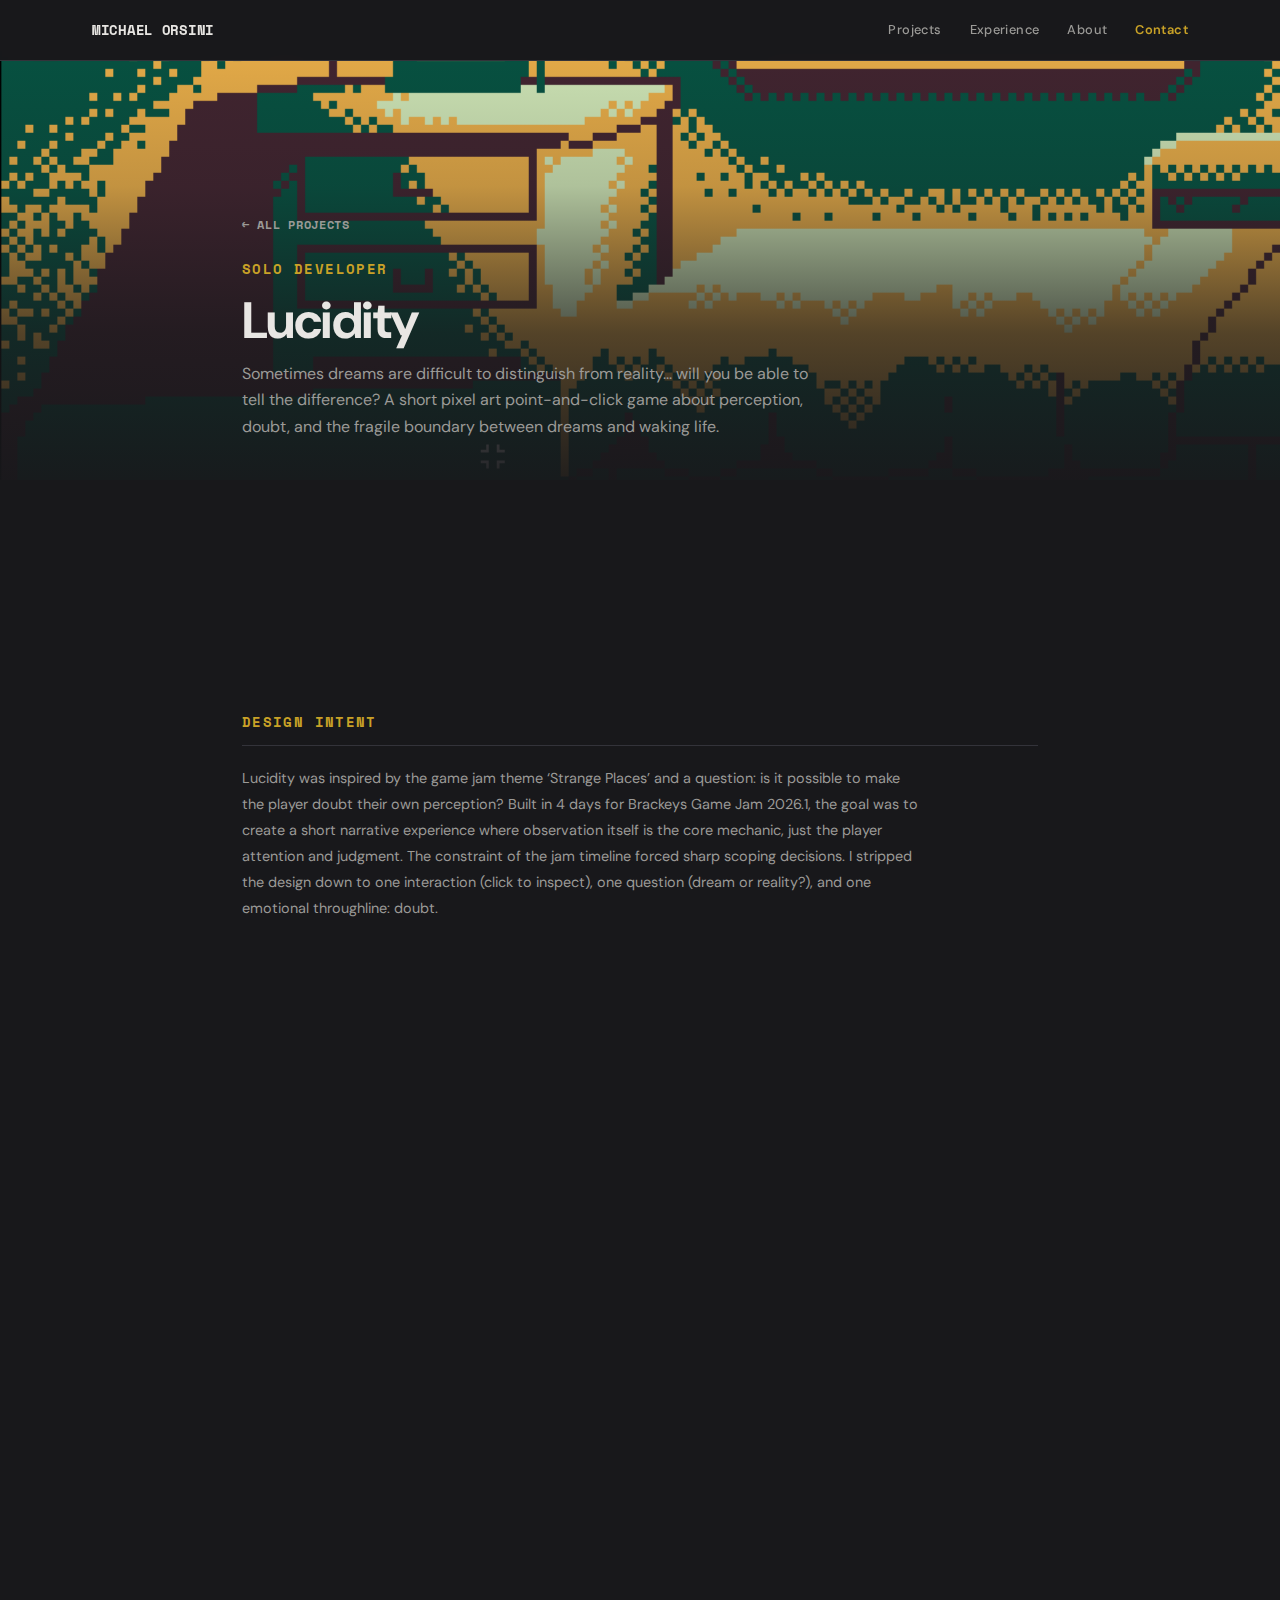
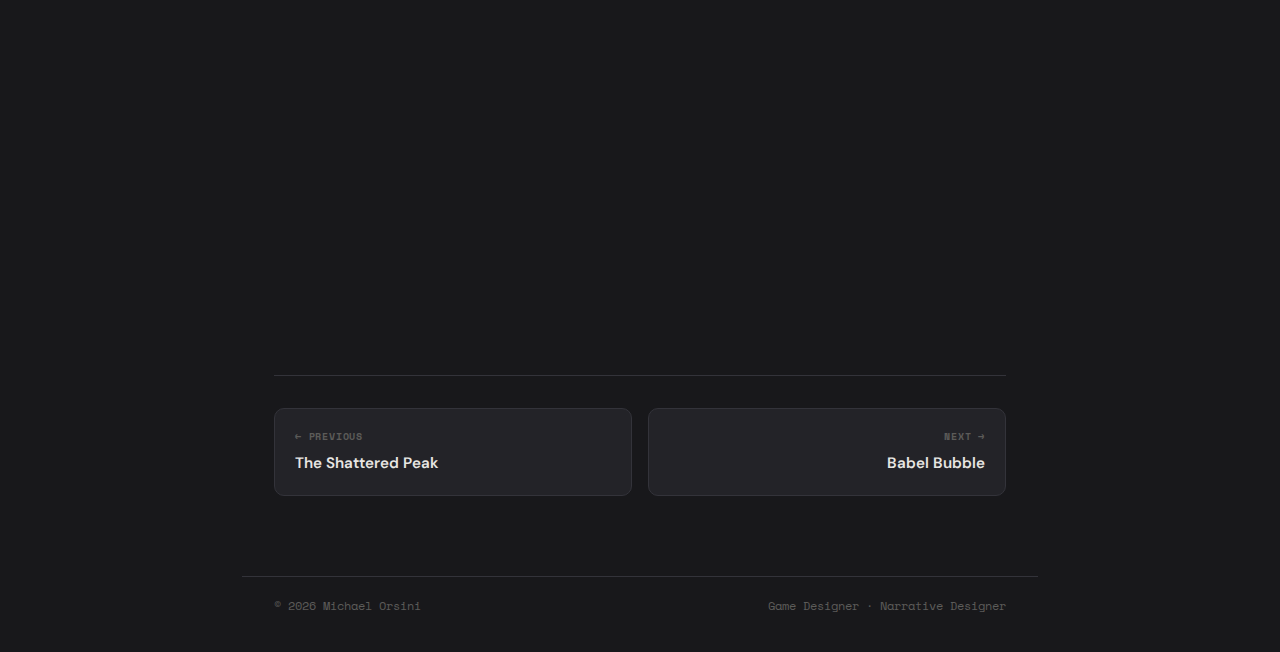
<file: lucidity-detail.html>
<!DOCTYPE html>
<html lang="en">
<head>
<meta charset="UTF-8">
<meta name="viewport" content="width=device-width, initial-scale=1.0">
<title>Lucidity</title>
<link rel="preconnect" href="https://fonts.googleapis.com">
<link href="https://fonts.googleapis.com/css2?family=DM+Sans:opsz,wght@9..40,300;9..40,400;9..40,500;9..40,600;9..40,700&family=Space+Mono:wght@400;700&display=swap" rel="stylesheet">
<style>
  :root {
    --bg: #18181B;
    --bg-raised: #1E1E22;
    --bg-card: #232328;
    --bg-card-hover: #2A2A30;
    --text: #E8E6E3;
    --text-mid: #9B9A97;
    --text-dim: #5C5B59;
    --accent: #C9A227;
    --accent-glow: rgba(201, 162, 39, 0.15);
    --accent-hover: #DABB44;
    --border: #33333A;
    --border-hover: #44444D;
    --tag-bg: rgba(255,255,255,0.05);
    --tag-border: rgba(255,255,255,0.08);
    --shadow: 0 2px 8px rgba(0,0,0,0.3), 0 8px 24px rgba(0,0,0,0.2);
    --radius: 10px;
    --font-body: 'DM Sans', system-ui, sans-serif;
    --font-mono: 'Space Mono', monospace;
  }

  * { margin: 0; padding: 0; box-sizing: border-box; }
  html { scroll-behavior: smooth; }

  body {
    font-family: var(--font-body);
    background: var(--bg);
    color: var(--text);
    line-height: 1.6;
    -webkit-font-smoothing: antialiased;
  }

  /* ── NAV ── */
  nav {
    position: fixed; top: 0; left: 0; right: 0; z-index: 100;
    background: rgba(24,24,27,0.88);
    backdrop-filter: blur(20px);
    -webkit-backdrop-filter: blur(20px);
    border-bottom: 1px solid var(--border);
  }
  .nav-inner {
    max-width: 1160px; margin: 0 auto;
    padding: 0 32px; height: 60px;
    display: flex; align-items: center; justify-content: space-between;
  }
  .nav-name {
    font-family: var(--font-mono);
    font-size: 0.9rem; font-weight: 700;
    color: var(--text); text-decoration: none;
    letter-spacing: -0.02em;
  }
  .nav-links { display: flex; gap: 28px; align-items: center; }
  .nav-links a {
    font-size: 0.8rem; font-weight: 500; color: var(--text-mid);
    text-decoration: none; letter-spacing: 0.03em;
    transition: color 0.2s;
  }
  .nav-links a:hover { color: var(--text); }
  .nav-links a.nav-cta { color: var(--accent); font-weight: 600; }
  .nav-links a.nav-cta:hover { color: var(--accent-hover); }

  /* ── HERO BANNER ── */
  .hero-banner {
    position: relative;
    width: 100%;
    min-height: 420px;
    margin-top: 60px;
    overflow: hidden;
    display: flex;
    align-items: flex-end;
    background: url('images/Lucidity_Banner1.png') center/cover no-repeat;
    /*background: var(--bg-raised);*/
  }
  .hero-banner .banner-placeholder {
    position: absolute; inset: 0;
    display: flex; align-items: center; justify-content: center;
    flex-direction: column; gap: 8px;
    color: var(--text-dim);
    font-family: var(--font-mono);
    font-size: 0.75rem; letter-spacing: 0.04em;
    z-index: 1;
  }
  .banner-placeholder .ph-icon { font-size: 2.4rem; opacity: 0.2; }

  .hero-banner .banner-overlay {
    position: absolute; inset: 0;
    background: linear-gradient(
      to top,
      rgba(24,24,27, 0.95) 0%,
      rgba(24,24,27, 0.7) 35%,
      rgba(24,24,27, 0.15) 70%,
      transparent 100%
    );
    z-index: 2;
  }
  .hero-banner .banner-content {
    position: relative; z-index: 3;
    width: 100%; max-width: 860px;
    margin: 0 auto;
    padding: 48px 32px 40px;
  }
  .banner-back {
    font-family: var(--font-mono);
    font-size: 0.72rem; font-weight: 700;
    color: var(--text-mid); text-decoration: none;
    letter-spacing: 0.06em; text-transform: uppercase;
    transition: color 0.2s;
    display: inline-flex; align-items: center; gap: 6px;
    margin-bottom: 24px;
  }
  .banner-back:hover { color: var(--accent); }
  .banner-role {
    font-family: var(--font-mono);
    font-size: 0.88rem; font-weight: 700;
    color: var(--accent); text-transform: uppercase;
    letter-spacing: 0.1em;
    margin-bottom: 12px;
  }
  .banner-title {
    font-size: clamp(2.2rem, 5vw, 3.2rem);
    font-weight: 700; letter-spacing: -0.03em;
    line-height: 1.1; margin-bottom: 12px;
  }
  .banner-tagline {
    font-size: 1rem; color: var(--text-mid);
    max-width: 580px; line-height: 1.65;
  }

  /* ── META ROW (Option C) ── */
  .meta-row-wrapper {
    max-width: 860px; margin: 0 auto;
    padding: 0 32px;
    opacity: 0; animation: fadeIn 0.5s 0.15s forwards;
  }
  .meta-row {
    display: flex; flex-wrap: wrap; gap: 24px;
    padding: 20px 0;
    border-bottom: 1px solid var(--border);
  }
  .meta-pair {
    display: flex; align-items: baseline; gap: 8px;
  }
  .meta-pair .ml {
    font-family: var(--font-mono);
    font-size: 0.68rem; font-weight: 700;
    color: var(--text-dim); text-transform: uppercase;
    letter-spacing: 0.06em;
  }
  .meta-pair .mv {
    font-size: 0.85rem; font-weight: 500; color: var(--text);
  }

  /* ── ACTION BUTTONS ── */
  .action-buttons {
    max-width: 860px; margin: 0 auto;
    padding: 24px 32px 0;
    display: flex; gap: 12px; flex-wrap: wrap;
    opacity: 0; animation: fadeIn 0.5s 0.25s forwards;
  }
  .action-btn {
    display: inline-flex; align-items: center; gap: 8px;
    padding: 10px 22px; border-radius: 8px;
    font-size: 0.82rem; font-weight: 600;
    text-decoration: none; transition: all 0.2s;
    letter-spacing: 0.02em;
  }
  .action-btn.primary { background: var(--accent); color: #fff; }
  .action-btn.primary:hover { background: var(--accent-hover); box-shadow: 0 0 20px var(--accent-glow); }
  .action-btn.secondary {
    background: var(--tag-bg); color: var(--text-mid);
    border: 1px solid var(--tag-border);
  }
  .action-btn.secondary:hover { background: rgba(255,255,255,0.08); color: var(--text); }

  /* ── VIDEO EMBED ── */
  .video-section {
    max-width: 860px; margin: 0 auto;
    padding: 36px 32px 0;
    opacity: 0; animation: fadeIn 0.5s 0.3s forwards;
  }
  .video-wrapper {
    position: relative; width: 100%;
    aspect-ratio: 16/9;
    background: var(--bg-raised);
    border: 1px solid var(--border);
    border-radius: var(--radius);
    overflow: hidden;
    display: flex; align-items: center; justify-content: center;
  }
  .video-wrapper iframe {
    position: absolute; top: 0; left: 0;
    width: 100%; height: 100%; border: none;
  }
  .video-placeholder {
    display: flex; flex-direction: column;
    align-items: center; gap: 12px; color: var(--text-dim);
  }
  .video-placeholder .play-icon {
    width: 56px; height: 56px; border-radius: 50%;
    background: rgba(255,255,255,0.06);
    border: 2px solid var(--border);
    display: flex; align-items: center; justify-content: center;
    font-size: 1.2rem;
  }
  .video-placeholder span {
    font-family: var(--font-mono);
    font-size: 0.7rem; letter-spacing: 0.04em;
  }

  /* ── CONTENT SECTIONS ── */
  .content {
    max-width: 860px; margin: 0 auto;
    padding: 0 32px;
  }
  .content-section { padding-top: 56px; }
  .content-section .section-label {
    font-family: var(--font-mono);
    font-size: 0.85rem; font-weight: 700;
    letter-spacing: 0.1em; text-transform: uppercase;
    color: var(--accent); margin-bottom: 20px;
    padding-bottom: 12px;
    border-bottom: 1px solid var(--border);
  }
  .content-section p {
    font-size: 0.9rem; color: var(--text-mid);
    line-height: 1.8; margin-bottom: 16px;
    max-width: 680px;
  }
  .content-section p .hl {
    color: var(--text); font-weight: 500;
  }

  /* ── RESPONSIBILITIES ── */
  .responsibilities {
    display: flex; flex-direction: column; gap: 10px;
    margin-top: 8px;
  }
  .resp-item {
    display: flex; align-items: flex-start; gap: 12px;
    font-size: 0.85rem; color: var(--text-mid); line-height: 1.6;
  }
  .resp-bullet {
    flex-shrink: 0; margin-top: 6px;
    width: 6px; height: 6px; border-radius: 50%;
    background: var(--accent);
  }

  /* ── IMAGE GALLERY ── */
  .gallery {
    display: grid;
    grid-template-columns: 1fr 1fr;
    gap: 16px; margin-top: 24px;
  }
  .gallery-item {
    border-radius: var(--radius);
    overflow: hidden;
    background: var(--bg-raised);
    border: 1px solid var(--border);
  }
  .gallery-item.full { grid-column: 1 / -1; }
  /*OLD*/
  /*.gallery-img {
    width: 100%; aspect-ratio: 16/10;
    background: var(--bg-raised);
    display: flex; align-items: center; justify-content: center;
    color: var(--text-dim); font-size: 1.4rem;
  }*/

  .gallery-img {
    width: 100%;
    background: var(--bg-raised);
    display: block;
  }
  .gallery-img img {
    width: 100%; height: auto;
    display: block;
  }

  .gallery-caption {
    padding: 12px 16px;
    font-size: 0.78rem; color: var(--text-dim);
    line-height: 1.5;
    border-top: 1px solid var(--border);
  }

  .gallery-annotated {
  display: grid;
  grid-template-columns: 1fr 1fr;
  gap: 0;
  background: var(--bg-card);
  border: 1px solid var(--border);
  border-radius: var(--radius);
  overflow: hidden;
  margin-top: 24px;
}
.gallery-annotated .ga-image {
  width: 100%;
  min-height: 200px;
  background: var(--bg-raised);
  overflow: hidden;
}
.gallery-annotated .ga-image img {
  width: 100%; height: 100%;
  object-fit: cover; display: block;
}
.gallery-annotated .ga-text {
  padding: 24px 28px;
  display: flex; flex-direction: column;
  justify-content: center;
}
.gallery-annotated .ga-text h4 {
  font-size: 0.9rem; font-weight: 600;
  margin-bottom: 8px;
}
.gallery-annotated .ga-text p {
  font-size: 0.82rem; color: var(--text-mid);
  line-height: 1.65; margin-bottom: 0;
}
.gallery-annotated.reverse .ga-image {
  order: 2;
}
.gallery-annotated.reverse .ga-text {
  order: 1;
}

  /* ── TAKEAWAYS ── */
  .takeaways {
    display: grid;
    grid-template-columns: 1fr 1fr;
    gap: 16px; margin-top: 16px;
  }
  .takeaway-card {
    background: var(--bg-card);
    border: 1px solid var(--border);
    border-radius: var(--radius);
    padding: 20px;
  }
  .takeaway-card .tw-label {
    font-family: var(--font-mono);
    font-size: 0.65rem; font-weight: 700;
    color: var(--accent); text-transform: uppercase;
    letter-spacing: 0.08em; margin-bottom: 8px;
  }
  .takeaway-card p {
    font-size: 0.82rem; color: var(--text-mid);
    line-height: 1.6; margin-bottom: 0;
  }

  /* ── PROJECT NAV ── */
  .project-nav {
    max-width: 860px; margin: 0 auto;
    padding: 64px 32px 80px;
  }
  .project-nav-inner {
    display: grid; grid-template-columns: 1fr 1fr;
    gap: 16px;
    border-top: 1px solid var(--border);
    padding-top: 32px;
  }
  .pn-link {
    text-decoration: none; color: inherit;
    padding: 20px;
    border-radius: var(--radius);
    background: var(--bg-card);
    border: 1px solid var(--border);
    transition: border-color 0.2s, background 0.2s;
  }
  .pn-link:hover {
    border-color: var(--border-hover);
    background: var(--bg-card-hover);
  }
  .pn-link .pn-direction {
    font-family: var(--font-mono);
    font-size: 0.62rem; font-weight: 700;
    color: var(--text-dim); text-transform: uppercase;
    letter-spacing: 0.08em; margin-bottom: 6px;
  }
  .pn-link .pn-title { font-size: 0.95rem; font-weight: 600; }
  .pn-link.next { text-align: right; }

  /* ── DOCUMENTS ── */
  .doc-grid {
    display: grid;
    grid-template-columns: repeat(auto-fill, minmax(240px, 1fr));
    gap: 14px; margin-top: 16px;
  }
  .doc-card {
    display: flex; align-items: center; gap: 14px;
    padding: 16px 18px;
    background: var(--bg-card);
    border: 1px solid var(--border);
    border-radius: var(--radius);
    text-decoration: none; color: inherit;
    transition: border-color 0.2s, background 0.2s;
  }
  .doc-card:hover {
    border-color: var(--border-hover);
    background: var(--bg-card-hover);
  }
  .doc-icon {
    flex-shrink: 0;
    width: 40px; height: 40px;
    border-radius: 8px;
    background: var(--accent-glow);
    border: 1px solid rgba(201,162,39,0.2);
    display: flex; align-items: center; justify-content: center;
    font-family: var(--font-mono);
    font-size: 0.65rem; font-weight: 700;
    color: var(--accent); letter-spacing: 0.04em;
  }
  .doc-info { min-width: 0; }
  .doc-info .doc-name {
    font-size: 0.85rem; font-weight: 600;
    white-space: nowrap; overflow: hidden;
    text-overflow: ellipsis;
  }
  .doc-info .doc-meta {
    font-size: 0.72rem; color: var(--text-dim);
    margin-top: 2px;
  }
  .doc-card .doc-dl {
    margin-left: auto; flex-shrink: 0;
    font-size: 0.82rem; color: var(--text-dim);
    transition: color 0.2s;
  }
  .doc-card:hover .doc-dl { color: var(--accent); }

  /* ── FOOTER ── */
  footer {
    max-width: 1160px; margin: 0 auto;
    padding: 20px 32px 36px;
    border-top: 1px solid var(--border);
    display: flex; justify-content: space-between;
    align-items: center; flex-wrap: wrap; gap: 12px;
  }
  footer span {
    font-size: 0.72rem; color: var(--text-dim);
    font-family: var(--font-mono);
  }

  /* ── ANIMATIONS ── */
  @keyframes fadeIn {
    from { opacity: 0; transform: translateY(12px); }
    to   { opacity: 1; transform: translateY(0); }
  }
  .reveal {
    opacity: 0; transform: translateY(16px);
    transition: opacity 0.45s ease, transform 0.45s ease;
  }
  .reveal.vis { opacity: 1; transform: translateY(0); }

  /* ── RESPONSIVE ── */
  @media (max-width: 768px) {
    .nav-inner { padding: 0 20px; }
    .hero-banner { min-height: 340px; }
    .hero-banner .banner-content { padding: 32px 20px 28px; }
    .meta-row-wrapper, .action-buttons, .video-section,
    .content, .project-nav { padding-left: 20px; padding-right: 20px; }
    .meta-row { gap: 16px; }
    .gallery { grid-template-columns: 1fr; }
    .gallery-item.full { grid-column: auto; }
    .takeaways { grid-template-columns: 1fr; }
    .project-nav-inner { grid-template-columns: 1fr; }
    .pn-link.next { text-align: left; }
    footer { padding: 16px 20px 28px; }
    .gallery-annotated { grid-template-columns: 1fr; }
    .gallery-annotated.reverse .ga-image { order: 0; }
    .gallery-annotated.reverse .ga-text { order: 0; }
  }
  @media (max-width: 480px) {
    .hero-banner { min-height: 280px; }
    .banner-title { font-size: 1.8rem; }
    .banner-role { font-size: 0.78rem; }
    .meta-row { flex-direction: column; gap: 12px; }
  }
</style>
</head>
<body>

<!-- NAV -->
<nav>
  <div class="nav-inner">
    <a href="index.html" class="nav-name">MICHAEL ORSINI</a>
    <div class="nav-links">
      <a href="index.html#projects">Projects</a>
      <a href="index.html#experience">Experience</a>
      <a href="index.html#about">About</a>
      <a href="index.html#contact" class="nav-cta">Contact</a>
    </div>
  </div>
</nav>


<!-- ════ HERO BANNER ════ -->
<!-- To use your screenshot: remove .banner-placeholder div and add
     background: url('your-screenshot.jpg') center/cover no-repeat;
     to .hero-banner in the CSS above -->
<div class="hero-banner">
  <!-- 
  <div class="banner-placeholder">
    <span class="ph-icon">🖼️</span>
    <span>Replace with your game screenshot (recommended: 1920×800+)</span>
  </div>
  -->
  <div class="banner-overlay"></div>
  <div class="banner-content">
    <a href="index.html" class="banner-back">← All Projects</a>
    <div class="banner-role">Solo Developer</div>
    <h1 class="banner-title">Lucidity</h1>
    <p class="banner-tagline">
      Sometimes dreams are difficult to distinguish from reality... will you be able to tell the difference?
      A short pixel art point-and-click game about perception, doubt, and the fragile boundary between dreams and waking life.
    </p>
  </div>
</div>


<!-- ════ META ROW ════ -->
<div class="meta-row-wrapper">
  <div class="meta-row">
    <div class="meta-pair">
      <span class="ml">Engine</span>
      <span class="mv">Godot 4</span>
    </div>
    <div class="meta-pair">
      <span class="ml">Genre</span>
      <span class="mv">Narrative Point & Click</span>
    </div>
    <div class="meta-pair">
      <span class="ml">Team</span>
      <span class="mv">1 person</span>
    </div>
    <div class="meta-pair">
      <span class="ml">Duration</span>
      <span class="mv">Feb 2026 (1 Week)</span>
    </div>
    <div class="meta-pair">
      <span class="ml">Platform</span>
      <span class="mv">WEB</span>
    </div>
    <div class="meta-pair">
      <span class="ml">POV</span>
      <span class="mv">First Person</span>
    </div>
  </div>
</div>


<!-- ════ ACTION BUTTONS ════ -->
<div class="action-buttons">
  <!--a href="https://youtu.be/0O1ts4n7Fhk" class="action-btn primary" target="_blank">▶ Watch Trailer</a-->
  <a href="https://maimichaeldev.itch.io/lucidity" class="action-btn secondary" target="_blank">Play on Itch.io</a>
  <!--a href="#" class="action-btn secondary" target="_blank">View on Steam</a-->
</div>


<!-- ════ VIDEO EMBED ════ -->

<!--div class="video-section">
  <div class="video-wrapper">
    <div class="video-wrapper">
      <iframe src="https://youtu.be/0O1ts4n7Fhk" allowfullscreen></iframe>
    </div>
  </div>
</div-->


<!-- ════════════════════════════════════════ -->
<!-- CONTENT -->
<!-- ════════════════════════════════════════ -->
<div class="content">

  <!-- DESIGN INTENT -->
  <div class="content-section reveal">
    <div class="section-label">Design Intent</div>
    <p>
      Lucidity was inspired by the game jam theme ‘Strange Places’ and a question: is it possible to make the player doubt their own perception? 
      Built in 4 days for Brackeys Game Jam 2026.1, the goal was to create a short narrative experience where observation itself is the core mechanic, just the player attention and judgment.
      The constraint of the jam timeline forced sharp scoping decisions. I stripped the design down to one interaction (click to inspect), one question (dream or reality?), and one emotional throughline: doubt.
    </p>
  </div>

  <!-- ROLE & RESPONSIBILITIES -->
  <div class="content-section reveal">
    <div class="section-label">Role & Responsibilities</div>
    <p>
      As <span class="hl">Solo Developer</span>, I owned every aspect of Lucidity from concept through release in 4 days:
    </p>
    <div class="responsibilities">
      <div class="resp-item">
        <div class="resp-bullet"></div>
        <span>Conceptualized the core theme and designed the dream/reality judgment mechanic around the jam prompt.</span>
      </div>
      <div class="resp-item">
        <div class="resp-bullet"></div>
        <span>Wrote the full narrative arc across 6 nights, including all in-game letters and environmental storytelling beats.</span>
      </div>
      <div class="resp-item">
        <div class="resp-bullet"></div>
        <span>Designed the pacing and storytelling curve, calibrating how much information each night reveals to sustain uncertainty.</span>
      </div>
      <div class="resp-item">
        <div class="resp-bullet"></div>
        <span>Designed and created all pixel art environments, focusing on visual ambiguity that serves the core mechanic.</span>
      </div>
      <div class="resp-item">
        <div class="resp-bullet"></div>
        <span>Implemented all gameplay systems, dialog, UI, and point-and-click interactions.</span>
      </div>
      <div class="resp-item">
        <div class="resp-bullet"></div>
        <span>Scoped aggressively to ship a complete, polished experience within the 4-day deadline.</span>
      </div>
    </div>
  </div>

  <!-- PROCESS -->
  <div class="content-section reveal">
    <div class="section-label">Process</div>
    <p>
      With only 4 days, I prioritized atmosphere over scope. The pixel art style and the palette was a deliberate choice, it creates just enough ambiguity in the visuals to make the player second-guess what they're seeing, which reinforces the dream/reality theme mechanically.
    </p>
    <p>
      I wrote a story arc that unfolds across 6 nights, each functioning as its own level. The narrative is delivered through the environment itself and through written letters the player discovers (image 1) never through exposition. 
      Each night reveals a fragment of the larger story, carefully paced so that uncertainty builds alongside understanding. By the midpoint, the player has just enough information to form a theory and just enough doubt to question it.
    </p>
    <p>
      I designed the environments around subtle cues: the passing of time, objects that shift between inspections, details that feel slightly wrong. 
      The point-and-click format kept the interaction layer minimal, letting the storytelling curve and visual design carry the weight. 
      The result is a progression where early nights feel grounded and observational, while later nights blur the line more aggressively, mirroring the player character's own unraveling.
    </p>
    <div class="gallery">
      <div class="gallery-item">
        <div class="gallery-img"><img src="images/Lucidity_Screenshot1.png" alt="Lucidity Screenshot 1" style="width: 100%; height: 100%; object-fit: cover;"></div>
        <div class="gallery-caption">
          <strong>1. Letters inspection:</strong> Looking at the letters on the ground reveals snippets of history that change from one night to the next, or from one inspection to the next. Reading gibberish or nonsensical scribbles means you’re in a dream.
        </div>
      </div>

      <div class="gallery-item">
        <div class="gallery-img"><img src="images/Lucidity_Screenshot2.png" alt="Lucidity Screenshot 2" style="width: 100%; height: 100%; object-fit: cover;"></div>
        <div class="gallery-caption">
          <strong>2. Choice screen:</strong> When ready, the player can click the button to make their choice and decide whether they are in a dream or in reality. There is no feedback after the choice to reinforce the doubt in their perception.
        </div>
      </div>

      <div class="gallery-item full">
        <div class="gallery-img"><img src="images/Lucidity_Screenshot3.png" alt="Lucidity Screenshot 3" style="width: 100%; height: 100%; object-fit: cover;"></div>
        <div class="gallery-caption">
          <strong>3. Under the bed inspection:</strong> Among other things, the player can look under the bed and see an unnatural darkness that plays tricks on their visual perception and sense of danger.
      </div>
    </div>
  </div>
  
  <!-- TAKEAWAYS -->
  <div class="content-section reveal">
    <div class="section-label">Takeaways</div>
    <div class="takeaways">
      <div class="takeaway-card">
        <div class="tw-label">What worked</div>
        <p>
          The single-verb interaction design (click to inspect, then judge) kept scope tight and made the 4-day deadline achievable while still delivering a complete experience arc. 
          Players consistently reported feeling genuinely uncertain about their choices, which was exactly the target emotion.
        </p>
      </div>
      <div class="takeaway-card">
        <div class="tw-label">What worked</div>
        <p>The 6-night structure gave the narrative a natural rhythm despite the short runtime. 
          Delivering story through environmental details and letters meant every inspection felt purposeful, players were piecing together the story and making their dream/reality judgment simultaneously, which kept both systems reinforcing each other.</p>
      </div>
      <div class="takeaway-card">
        <div class="tw-label">What I'd change</div>
        <p>Increase the tactile feedback associated with interactions with objects in the room: subtle movements, more satisfying or frightening sound effects.</p>
      </div>
      <div class="takeaway-card">
        <div class="tw-label">What I'd change</div>
        <p>The story did seem a bit rushed to me, though, and would certainly benefit from a more gradual build-up to the reveal, with the addition of more red herrings and mystery.</p>
      </div>
    </div>
  </div>

  <!-- DOCUMENTS -->
  <!--
  <div class="content-section reveal">
    <div class="section-label">Documents</div>
    <p>
      Design documentation, pitch decks, and reference materials from this project.
    </p>

    <div class="doc-grid">
      <a href="files/ProjectWinter - Pitch PresentationProject.pdf" class="doc-card" target="_blank">
        <div class="doc-icon">PDF</div>
        <div class="doc-info">
          <div class="doc-name">Pitch Presentation</div>
          <div class="doc-meta">15 slides · 5 MB</div>
        </div>
        <span class="doc-dl">↓</span>
      </a>

      <a href="files/ProjectWinter_GDD.pdf" class="doc-card" target="_blank">
        <div class="doc-icon">PDF</div>
        <div class="doc-info">
          <div class="doc-name">GDD</div>
          <div class="doc-meta">178 pages · 41 MB</div>
        </div>
        <span class="doc-dl">↓</span>
      </a>

      <a href="/files/ProjectWinter - Feedback Analysis.pdf" class="doc-card" target="_blank">
        <div class="doc-icon">PDF</div>
        <div class="doc-info">
          <div class="doc-name">Feedback Analysis 1</div>
          <div class="doc-meta">8 slides · 1 MB</div>
        </div>
        <span class="doc-dl">↓</span>
      </a>

      <a href="/files/ProjectWinter - Feedback Analysis 2.pdf.pdf" class="doc-card" target="_blank">
        <div class="doc-icon">PDF</div>
        <div class="doc-info">
          <div class="doc-name">Feedback Analysis 2</div>
          <div class="doc-meta">10 slides · 900kb</div>
        </div>
        <span class="doc-dl">↓</span>
      </a>
    </div>
  </div>
  -->

</div>
<div class="project-nav">
  <div class="project-nav-inner">
    <a href="theshatteredpeak-detail.html" class="pn-link prev">
      <div class="pn-direction">← Previous</div>
      <div class="pn-title">The Shattered Peak</div>
    </a>
    <a href="babelbubble-detail.html" class="pn-link next">
      <div class="pn-direction">Next →</div>
      <div class="pn-title">Babel Bubble</div>
    </a>
  </div>
</div>


<footer>
  <span>© 2026 Michael Orsini</span>
  <span>Game Designer · Narrative Designer</span>
</footer>

<script>
  const obs = new IntersectionObserver((entries) => {
    entries.forEach((e, i) => {
      if (e.isIntersecting) {
        setTimeout(() => e.target.classList.add('vis'), i * 50);
        obs.unobserve(e.target);
      }
    });
  }, { threshold: 0.08, rootMargin: '0px 0px -30px 0px' });
  document.querySelectorAll('.reveal').forEach(el => obs.observe(el));
</script>
</body>
</html>
</file>
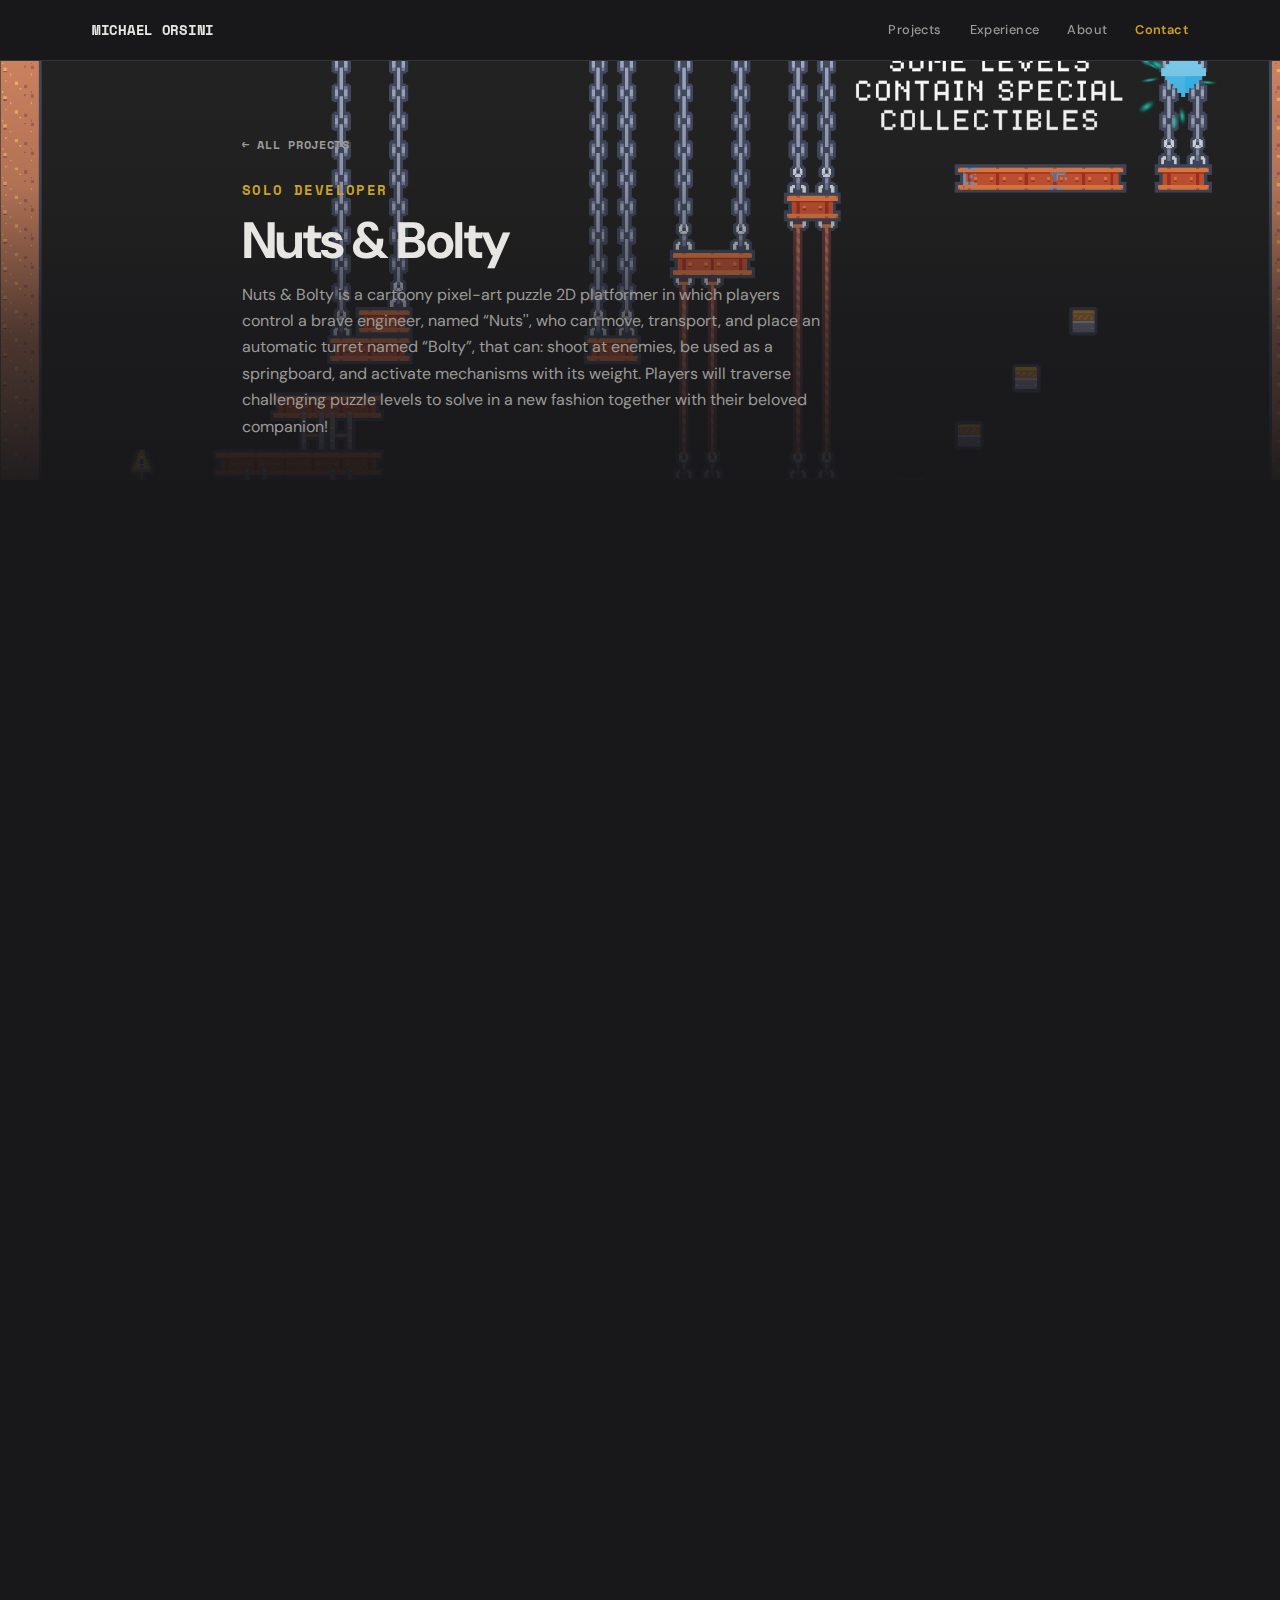
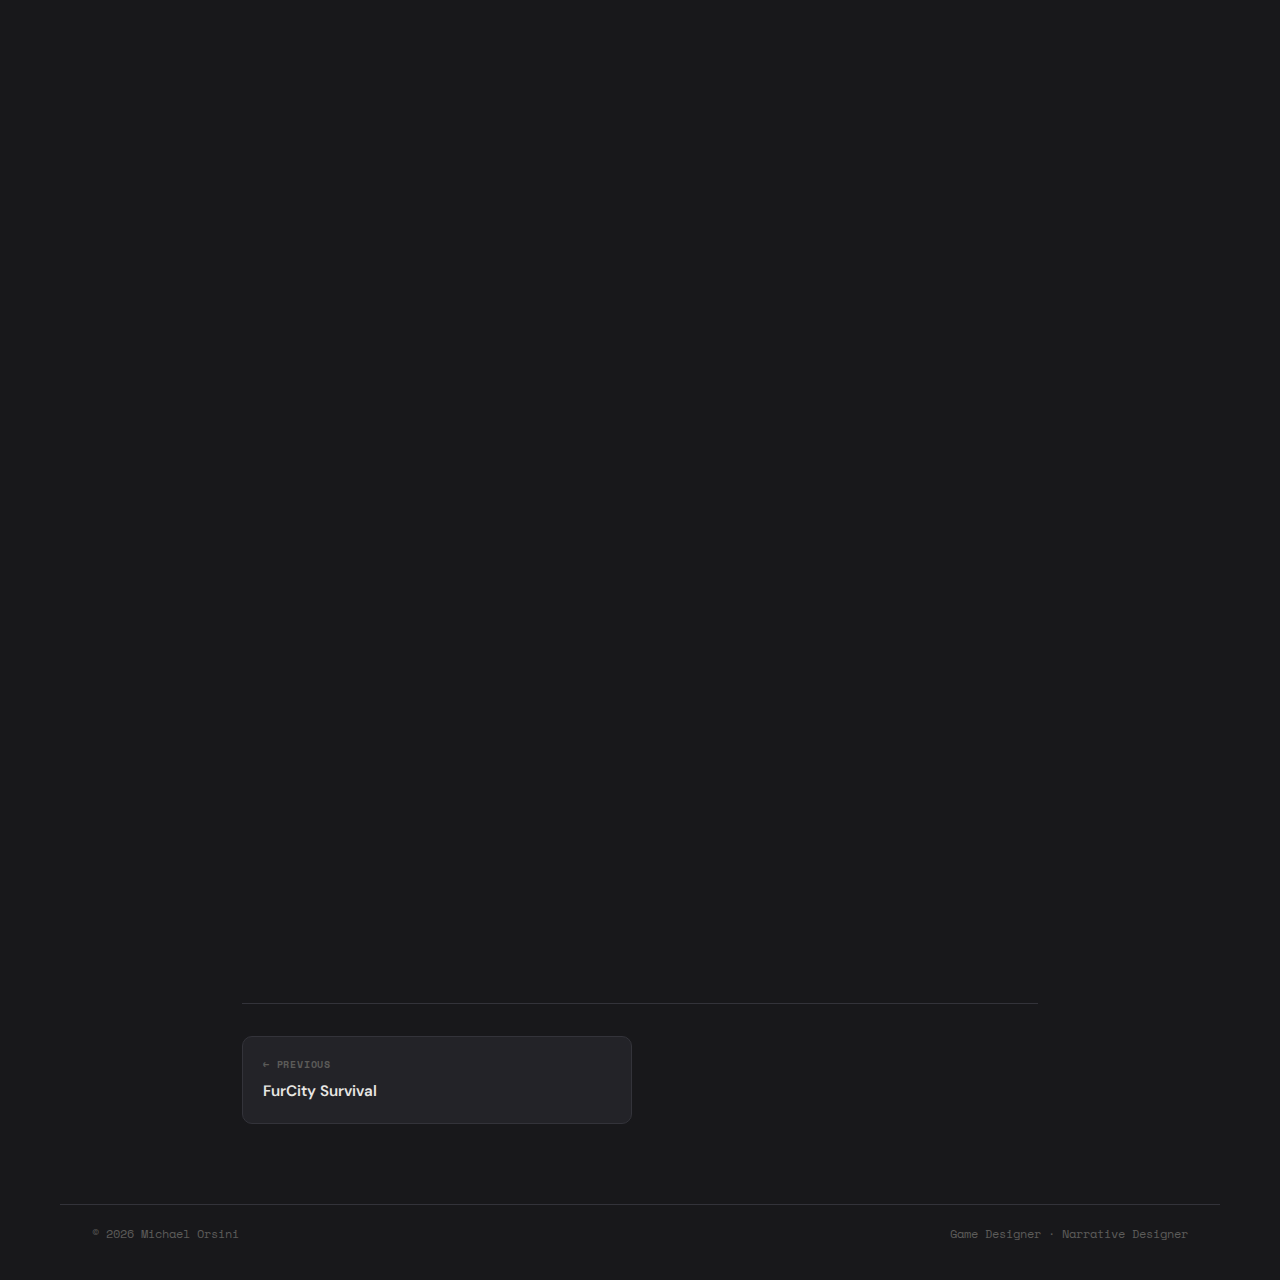
<file: nuts&bolty-detail.html>
<!DOCTYPE html>
<html lang="en">
<head>
<meta charset="UTF-8">
<meta name="viewport" content="width=device-width, initial-scale=1.0">
<title>Nuts & Bolty</title>
<link rel="preconnect" href="https://fonts.googleapis.com">
<link href="https://fonts.googleapis.com/css2?family=DM+Sans:opsz,wght@9..40,300;9..40,400;9..40,500;9..40,600;9..40,700&family=Space+Mono:wght@400;700&display=swap" rel="stylesheet">
<style>
  :root {
    --bg: #18181B;
    --bg-raised: #1E1E22;
    --bg-card: #232328;
    --bg-card-hover: #2A2A30;
    --text: #E8E6E3;
    --text-mid: #9B9A97;
    --text-dim: #5C5B59;
    --accent: #C9A227;
    --accent-glow: rgba(201, 162, 39, 0.15);
    --accent-hover: #DABB44;
    --border: #33333A;
    --border-hover: #44444D;
    --tag-bg: rgba(255,255,255,0.05);
    --tag-border: rgba(255,255,255,0.08);
    --shadow: 0 2px 8px rgba(0,0,0,0.3), 0 8px 24px rgba(0,0,0,0.2);
    --radius: 10px;
    --font-body: 'DM Sans', system-ui, sans-serif;
    --font-mono: 'Space Mono', monospace;
  }

  * { margin: 0; padding: 0; box-sizing: border-box; }
  html { scroll-behavior: smooth; }

  body {
    font-family: var(--font-body);
    background: var(--bg);
    color: var(--text);
    line-height: 1.6;
    -webkit-font-smoothing: antialiased;
  }

  /* ── NAV ── */
  nav {
    position: fixed; top: 0; left: 0; right: 0; z-index: 100;
    background: rgba(24,24,27,0.88);
    backdrop-filter: blur(20px);
    -webkit-backdrop-filter: blur(20px);
    border-bottom: 1px solid var(--border);
  }
  .nav-inner {
    max-width: 1160px; margin: 0 auto;
    padding: 0 32px; height: 60px;
    display: flex; align-items: center; justify-content: space-between;
  }
  .nav-name {
    font-family: var(--font-mono);
    font-size: 0.9rem; font-weight: 700;
    color: var(--text); text-decoration: none;
    letter-spacing: -0.02em;
  }
  .nav-links { display: flex; gap: 28px; align-items: center; }
  .nav-links a {
    font-size: 0.8rem; font-weight: 500; color: var(--text-mid);
    text-decoration: none; letter-spacing: 0.03em;
    transition: color 0.2s;
  }
  .nav-links a:hover { color: var(--text); }
  .nav-links a.nav-cta { color: var(--accent); font-weight: 600; }
  .nav-links a.nav-cta:hover { color: var(--accent-hover); }

  /* ── HERO BANNER ── */
  .hero-banner {
    position: relative;
    width: 100%;
    min-height: 420px;
    margin-top: 60px;
    overflow: hidden;
    display: flex;
    align-items: flex-end;
    background: url('images/N&B_Banner.png') center/cover no-repeat;
    /*background: var(--bg-raised);*/
  }
  .hero-banner .banner-placeholder {
    position: absolute; inset: 0;
    display: flex; align-items: center; justify-content: center;
    flex-direction: column; gap: 8px;
    color: var(--text-dim);
    font-family: var(--font-mono);
    font-size: 0.75rem; letter-spacing: 0.04em;
    z-index: 1;
  }
  .banner-placeholder .ph-icon { font-size: 2.4rem; opacity: 0.2; }

  .hero-banner .banner-overlay {
    position: absolute; inset: 0;
    background: linear-gradient(
      to top,
      rgba(24,24,27, 0.95) 0%,
      rgba(24,24,27, 0.7) 35%,
      rgba(24,24,27, 0.15) 70%,
      transparent 100%
    );
    z-index: 2;
  }
  .hero-banner .banner-content {
    position: relative; z-index: 3;
    width: 100%; max-width: 860px;
    margin: 0 auto;
    padding: 48px 32px 40px;
  }
  .banner-back {
    font-family: var(--font-mono);
    font-size: 0.72rem; font-weight: 700;
    color: var(--text-mid); text-decoration: none;
    letter-spacing: 0.06em; text-transform: uppercase;
    transition: color 0.2s;
    display: inline-flex; align-items: center; gap: 6px;
    margin-bottom: 24px;
  }
  .banner-back:hover { color: var(--accent); }
  .banner-role {
    font-family: var(--font-mono);
    font-size: 0.88rem; font-weight: 700;
    color: var(--accent); text-transform: uppercase;
    letter-spacing: 0.1em;
    margin-bottom: 12px;
  }
  .banner-title {
    font-size: clamp(2.2rem, 5vw, 3.2rem);
    font-weight: 700; letter-spacing: -0.03em;
    line-height: 1.1; margin-bottom: 12px;
  }
  .banner-tagline {
    font-size: 1rem; color: var(--text-mid);
    max-width: 580px; line-height: 1.65;
  }

  /* ── META ROW (Option C) ── */
  .meta-row-wrapper {
    max-width: 860px; margin: 0 auto;
    padding: 0 32px;
    opacity: 0; animation: fadeIn 0.5s 0.15s forwards;
  }
  .meta-row {
    display: flex; flex-wrap: wrap; gap: 24px;
    padding: 20px 0;
    border-bottom: 1px solid var(--border);
  }
  .meta-pair {
    display: flex; align-items: baseline; gap: 8px;
  }
  .meta-pair .ml {
    font-family: var(--font-mono);
    font-size: 0.68rem; font-weight: 700;
    color: var(--text-dim); text-transform: uppercase;
    letter-spacing: 0.06em;
  }
  .meta-pair .mv {
    font-size: 0.85rem; font-weight: 500; color: var(--text);
  }

  /* ── ACTION BUTTONS ── */
  .action-buttons {
    max-width: 860px; margin: 0 auto;
    padding: 24px 32px 0;
    display: flex; gap: 12px; flex-wrap: wrap;
    opacity: 0; animation: fadeIn 0.5s 0.25s forwards;
  }
  .action-btn {
    display: inline-flex; align-items: center; gap: 8px;
    padding: 10px 22px; border-radius: 8px;
    font-size: 0.82rem; font-weight: 600;
    text-decoration: none; transition: all 0.2s;
    letter-spacing: 0.02em;
  }
  .action-btn.primary { background: var(--accent); color: #fff; }
  .action-btn.primary:hover { background: var(--accent-hover); box-shadow: 0 0 20px var(--accent-glow); }
  .action-btn.secondary {
    background: var(--tag-bg); color: var(--text-mid);
    border: 1px solid var(--tag-border);
  }
  .action-btn.secondary:hover { background: rgba(255,255,255,0.08); color: var(--text); }

  /* ── VIDEO EMBED ── */
  .video-section {
    max-width: 860px; margin: 0 auto;
    padding: 36px 32px 0;
    opacity: 0; animation: fadeIn 0.5s 0.3s forwards;
  }
  .video-wrapper {
    position: relative; width: 100%;
    aspect-ratio: 16/9;
    background: var(--bg-raised);
    border: 1px solid var(--border);
    border-radius: var(--radius);
    overflow: hidden;
    display: flex; align-items: center; justify-content: center;
  }
  .video-wrapper iframe {
    position: absolute; top: 0; left: 0;
    width: 100%; height: 100%; border: none;
  }
  .video-placeholder {
    display: flex; flex-direction: column;
    align-items: center; gap: 12px; color: var(--text-dim);
  }
  .video-placeholder .play-icon {
    width: 56px; height: 56px; border-radius: 50%;
    background: rgba(255,255,255,0.06);
    border: 2px solid var(--border);
    display: flex; align-items: center; justify-content: center;
    font-size: 1.2rem;
  }
  .video-placeholder span {
    font-family: var(--font-mono);
    font-size: 0.7rem; letter-spacing: 0.04em;
  }

  /* ── CONTENT SECTIONS ── */
  .content {
    max-width: 860px; margin: 0 auto;
    padding: 0 32px;
  }
  .content-section { padding-top: 56px; }
  .content-section .section-label {
    font-family: var(--font-mono);
    font-size: 0.85rem; font-weight: 700;
    letter-spacing: 0.1em; text-transform: uppercase;
    color: var(--accent); margin-bottom: 20px;
    padding-bottom: 12px;
    border-bottom: 1px solid var(--border);
  }
  .content-section p {
    font-size: 0.9rem; color: var(--text-mid);
    line-height: 1.8; margin-bottom: 16px;
    max-width: 680px;
  }
  .content-section p .hl {
    color: var(--text); font-weight: 500;
  }

  /* ── RESPONSIBILITIES ── */
  .responsibilities {
    display: flex; flex-direction: column; gap: 10px;
    margin-top: 8px;
  }
  .resp-item {
    display: flex; align-items: flex-start; gap: 12px;
    font-size: 0.85rem; color: var(--text-mid); line-height: 1.6;
  }
  .resp-bullet {
    flex-shrink: 0; margin-top: 6px;
    width: 6px; height: 6px; border-radius: 50%;
    background: var(--accent);
  }

  /* ── IMAGE GALLERY ── */
  .gallery {
    display: grid;
    grid-template-columns: 1fr 1fr;
    gap: 16px; margin-top: 24px;
  }
  .gallery-item {
    border-radius: var(--radius);
    overflow: hidden;
    background: var(--bg-raised);
    border: 1px solid var(--border);
  }
  .gallery-item.full { grid-column: 1 / -1; }
  /*OLD*/
  /*.gallery-img {
    width: 100%; aspect-ratio: 16/10;
    background: var(--bg-raised);
    display: flex; align-items: center; justify-content: center;
    color: var(--text-dim); font-size: 1.4rem;
  }*/

  .gallery-img {
    width: 100%;
    background: var(--bg-raised);
    display: block;
  }
  .gallery-img img {
    width: 100%; height: auto;
    display: block;
  }

  .gallery-caption {
    padding: 12px 16px;
    font-size: 0.78rem; color: var(--text-dim);
    line-height: 1.5;
    border-top: 1px solid var(--border);
  }

  .gallery-annotated {
  display: grid;
  grid-template-columns: 1fr 1fr;
  gap: 0;
  background: var(--bg-card);
  border: 1px solid var(--border);
  border-radius: var(--radius);
  overflow: hidden;
  margin-top: 24px;
}
.gallery-annotated .ga-image {
  width: 100%;
  min-height: 200px;
  background: var(--bg-raised);
  overflow: hidden;
}
.gallery-annotated .ga-image img {
  width: 100%; height: 100%;
  object-fit: cover; display: block;
}
.gallery-annotated .ga-text {
  padding: 24px 28px;
  display: flex; flex-direction: column;
  justify-content: center;
}
.gallery-annotated .ga-text h4 {
  font-size: 0.9rem; font-weight: 600;
  margin-bottom: 8px;
}
.gallery-annotated .ga-text p {
  font-size: 0.82rem; color: var(--text-mid);
  line-height: 1.65; margin-bottom: 0;
}
.gallery-annotated.reverse .ga-image {
  order: 2;
}
.gallery-annotated.reverse .ga-text {
  order: 1;
}

  /* ── TAKEAWAYS ── */
  .takeaways {
    display: grid;
    grid-template-columns: 1fr 1fr;
    gap: 16px; margin-top: 16px;
  }
  .takeaway-card {
    background: var(--bg-card);
    border: 1px solid var(--border);
    border-radius: var(--radius);
    padding: 20px;
  }
  .takeaway-card .tw-label {
    font-family: var(--font-mono);
    font-size: 0.65rem; font-weight: 700;
    color: var(--accent); text-transform: uppercase;
    letter-spacing: 0.08em; margin-bottom: 8px;
  }
  .takeaway-card p {
    font-size: 0.82rem; color: var(--text-mid);
    line-height: 1.6; margin-bottom: 0;
  }

  /* ── PROJECT NAV ── */
  .project-nav {
    max-width: 860px; margin: 0 auto;
    padding: 64px 32px 80px;
  }
  .project-nav-inner {
    display: grid; grid-template-columns: 1fr 1fr;
    gap: 16px;
    border-top: 1px solid var(--border);
    padding-top: 32px;
  }
  .pn-link {
    text-decoration: none; color: inherit;
    padding: 20px;
    border-radius: var(--radius);
    background: var(--bg-card);
    border: 1px solid var(--border);
    transition: border-color 0.2s, background 0.2s;
  }
  .pn-link:hover {
    border-color: var(--border-hover);
    background: var(--bg-card-hover);
  }
  .pn-link .pn-direction {
    font-family: var(--font-mono);
    font-size: 0.62rem; font-weight: 700;
    color: var(--text-dim); text-transform: uppercase;
    letter-spacing: 0.08em; margin-bottom: 6px;
  }
  .pn-link .pn-title { font-size: 0.95rem; font-weight: 600; }
  .pn-link.next { text-align: right; }

  /* ── DOCUMENTS ── */
  .doc-grid {
    display: grid;
    grid-template-columns: repeat(auto-fill, minmax(240px, 1fr));
    gap: 14px; margin-top: 16px;
  }
  .doc-card {
    display: flex; align-items: center; gap: 14px;
    padding: 16px 18px;
    background: var(--bg-card);
    border: 1px solid var(--border);
    border-radius: var(--radius);
    text-decoration: none; color: inherit;
    transition: border-color 0.2s, background 0.2s;
  }
  .doc-card:hover {
    border-color: var(--border-hover);
    background: var(--bg-card-hover);
  }
  .doc-icon {
    flex-shrink: 0;
    width: 40px; height: 40px;
    border-radius: 8px;
    background: var(--accent-glow);
    border: 1px solid rgba(201,162,39,0.2);
    display: flex; align-items: center; justify-content: center;
    font-family: var(--font-mono);
    font-size: 0.65rem; font-weight: 700;
    color: var(--accent); letter-spacing: 0.04em;
  }
  .doc-info { min-width: 0; }
  .doc-info .doc-name {
    font-size: 0.85rem; font-weight: 600;
    white-space: nowrap; overflow: hidden;
    text-overflow: ellipsis;
  }
  .doc-info .doc-meta {
    font-size: 0.72rem; color: var(--text-dim);
    margin-top: 2px;
  }
  .doc-card .doc-dl {
    margin-left: auto; flex-shrink: 0;
    font-size: 0.82rem; color: var(--text-dim);
    transition: color 0.2s;
  }
  .doc-card:hover .doc-dl { color: var(--accent); }

  /* ── FOOTER ── */
  footer {
    max-width: 1160px; margin: 0 auto;
    padding: 20px 32px 36px;
    border-top: 1px solid var(--border);
    display: flex; justify-content: space-between;
    align-items: center; flex-wrap: wrap; gap: 12px;
  }
  footer span {
    font-size: 0.72rem; color: var(--text-dim);
    font-family: var(--font-mono);
  }

  /* ── ANIMATIONS ── */
  @keyframes fadeIn {
    from { opacity: 0; transform: translateY(12px); }
    to   { opacity: 1; transform: translateY(0); }
  }
  .reveal {
    opacity: 0; transform: translateY(16px);
    transition: opacity 0.45s ease, transform 0.45s ease;
  }
  .reveal.vis { opacity: 1; transform: translateY(0); }

  /* ── RESPONSIVE ── */
  @media (max-width: 768px) {
    .nav-inner { padding: 0 20px; }
    .hero-banner { min-height: 340px; }
    .hero-banner .banner-content { padding: 32px 20px 28px; }
    .meta-row-wrapper, .action-buttons, .video-section,
    .content, .project-nav { padding-left: 20px; padding-right: 20px; }
    .meta-row { gap: 16px; }
    .gallery { grid-template-columns: 1fr; }
    .gallery-item.full { grid-column: auto; }
    .takeaways { grid-template-columns: 1fr; }
    .project-nav-inner { grid-template-columns: 1fr; }
    .pn-link.next { text-align: left; }
    footer { padding: 16px 20px 28px; }
    .gallery-annotated { grid-template-columns: 1fr; }
    .gallery-annotated.reverse .ga-image { order: 0; }
    .gallery-annotated.reverse .ga-text { order: 0; }
  }
  @media (max-width: 480px) {
    .hero-banner { min-height: 280px; }
    .banner-title { font-size: 1.8rem; }
    .banner-role { font-size: 0.78rem; }
    .meta-row { flex-direction: column; gap: 12px; }
  }
</style>
</head>
<body>

<!-- NAV -->
<nav>
  <div class="nav-inner">
    <a href="index.html" class="nav-name">MICHAEL ORSINI</a>
    <div class="nav-links">
      <a href="index.html#projects">Projects</a>
      <a href="index.html#experience">Experience</a>
      <a href="index.html#about">About</a>
      <a href="index.html#contact" class="nav-cta">Contact</a>
    </div>
  </div>
</nav>


<!-- ════ HERO BANNER ════ -->
<!-- To use your screenshot: remove .banner-placeholder div and add
     background: url('your-screenshot.jpg') center/cover no-repeat;
     to .hero-banner in the CSS above -->
<div class="hero-banner">
  <!-- 
  <div class="banner-placeholder">
    <span class="ph-icon">🖼️</span>
    <span>Replace with your game screenshot (recommended: 1920×800+)</span>
  </div>
  -->
  <div class="banner-overlay"></div>
  <div class="banner-content">
    <a href="index.html" class="banner-back">← All Projects</a>
    <div class="banner-role">Solo Developer</div>
    <h1 class="banner-title">Nuts & Bolty</h1>
    <p class="banner-tagline">
      Nuts & Bolty is a cartoony pixel-art puzzle 2D platformer in which players control a brave engineer, named “Nuts'', who can move, transport, and place an automatic turret named “Bolty”, that can: shoot at enemies, be used as a springboard, and activate mechanisms with its weight. 
      Players will traverse challenging puzzle levels to solve in a new fashion together with their beloved companion!
    </p>
  </div>
</div>


<!-- ════ META ROW ════ -->
<div class="meta-row-wrapper">
  <div class="meta-row">
    <div class="meta-pair">
      <span class="ml">Engine</span>
      <span class="mv">Unity</span>
    </div>
    <div class="meta-pair">
      <span class="ml">Genre</span>
      <span class="mv">Puzzle Platformer</span>
    </div>
    <div class="meta-pair">
      <span class="ml">Team</span>
      <span class="mv">1 person</span>
    </div>
    <div class="meta-pair">
      <span class="ml">Duration</span>
      <span class="mv">March 2024 - May 2024</span>
    </div>
    <div class="meta-pair">
      <span class="ml">Platform</span>
      <span class="mv">PC</span>
    </div>
    <div class="meta-pair">
      <span class="ml">POV</span>
      <span class="mv">2D</span>
    </div>
  </div>
</div>


<!-- ════ ACTION BUTTONS ════ -->
<div class="action-buttons">
  <a href="https://youtu.be/qHWf4d8MpUQ" class="action-btn primary" target="_blank">▶ Watch Gameplay</a>
  <a href="https://maimichaeldev.itch.io/lucidity" class="action-btn secondary" target="_blank">Play on Itch.io</a>
  <!--a href="#" class="action-btn secondary" target="_blank">View on Steam</a-->
</div>


<!-- ════ VIDEO EMBED ════ -->

<div class="video-section">
  <div class="video-wrapper">
    <div class="video-wrapper">
      <iframe width="560" height="315" src="https://www.youtube.com/embed/qHWf4d8MpUQ?si=mX8CKSHwfwxU4mqx" title="YouTube video player" frameborder="0" allow="accelerometer; autoplay; clipboard-write; encrypted-media; gyroscope; picture-in-picture; web-share" referrerpolicy="strict-origin-when-cross-origin" allowfullscreen></iframe>
    </div>
  </div>
</div>


<!-- ════════════════════════════════════════ -->
<!-- CONTENT -->
<!-- ════════════════════════════════════════ -->
<div class="content">

  <!-- DESIGN INTENT -->
  <div class="content-section reveal">
    <div class="section-label">Design Intent</div>
    <p>
      My aim with this game was to create a simple platformer with unique and innovative gameplay. That’s why I chose to create “Nuts & Bolty”, a game in which it isn’t power-ups that allow you to overcome obstacles or defeat enemies, 
      but a turret and companion that you can physically place within the world, acting as a spring, weapon or weight to trigger pressure plates.
    </p>
    <p>
      I also tried to breathe life and personality into the turret so that I could form a personal bond with it and see it as a companion, not just a tool.
    </p>
    <p>
      The project followed a full industry development pipeline from ideation through vertical slice, with a deliberate focus on player testing at every stage.
    </p>
  </div>

  <!-- ROLE & RESPONSIBILITIES -->
  <div class="content-section reveal">
    <div class="section-label">Role & Responsibilities</div>
    <p>
      As <span class="hl">Solo Developer</span>, I owned every aspect of the game:
    </p>
    <div class="responsibilities">
      <div class="resp-item">
        <div class="resp-bullet"></div>
        <span>Designed the core companion mechanic (place, shoot, bounce, activate) and all puzzle interactions that emerge from it.</span>
      </div>
      <div class="resp-item">
        <div class="resp-bullet"></div>
        <span>Developed all game systems in C# within Unity, including the turret behavior, player controls, enemy AI, mechanisms, and an audio manager.</span>
      </div>
      <div class="resp-item">
        <div class="resp-bullet"></div>
        <span>Designed all puzzle levels with a progressive mechanics-introduction structure, each level teaches or escalates one single concept.</span>
      </div>
      <div class="resp-item">
        <div class="resp-bullet"></div>
        <span>Created all pixel art sprites and environments using Aseprite and Unity Tilemaps.</span>
      </div>
      <div class="resp-item">
        <div class="resp-bullet"></div>
        <span>Organized multiple playtesting rounds with various users, compiled feedback into documentation, and iterated on design and systems accordingly.</span>
      </div>
      <div class="resp-item">
        <div class="resp-bullet"></div>
        <span>Produced pitch document and a puzzle design process document documentation.</span>
      </div>
      <div class="resp-item">
        <div class="resp-bullet"></div>
        <span>Used ideation strategies like SCAMPER to generate and evaluate concepts against defined design goals before committing to production.</span>
      </div>
    </div>
  </div>

  <!-- PROCESS -->
  <div class="content-section reveal">
    <div class="section-label">Process</div>
    <p>
      Development followed a structured three-phase pipeline.<br>
      In ideation, I generated concepts using SCAMPER, defined design goals to filter ideas against, evaluated scope, and pitched multiple directions to stakeholders before selecting the strongest.
    </p>
    <p>
      The prototype phase focused on building all core systems in C#: player movement, turret placement and behavior, enemy interactions, and mechanisms. 
      I built a test level that incorporated every functionality, then ran playtesting rounds to collect feedback. 
      This first level was designed for functionality testing rather than gameplay testing, which meant the feedback I got was useful for systems validation but less useful for pacing and difficulty. (Image 1)
    </p>
    <p>
      For the vertical slice, I designed puzzle levels from scratch with a clear progression philosophy: each level introduces one new way to use Bolty or increases the complexity of a previous interaction. 
      One level teaches placement. The next teaches bouncing. The next combines them. This gradual introduction meant players could learn by doing, the level design itself is the tutorial.
    <div class="gallery">
      <div class="gallery-item full">
        <div class="gallery-img"><img src="images/N&B_PrototypeBanner.png" alt="Prototype" style="width: 100%; height: 100%; object-fit: cover;"></div>
        <div class="gallery-caption">
          <strong>1. First prototype level:</strong> This first level contained everything, jump, height jump, difficult ledges, enemies, collectibles, pressure plates. It turns out useful to test functionality but players were overwhelmed.
        </div>
      </div>

      <div class="gallery-item full">
        <div class="gallery-img"><img src="images/N&B_Banner.png" alt="Level" style="width: 100%; height: 100%; object-fit: cover;"></div>
        <div class="gallery-caption">
          <strong>2. Challenge level:</strong> This is an example of a "challenge level". After building a solid foundation for each mechanic (in this case jumping) with 3 to 4 levels, I test the player's mastery against a challengin level like this one.
        </div>
      </div>
    </div>
  </div>
  
  <!-- TAKEAWAYS -->
  <div class="content-section reveal">
    <div class="section-label">Takeaways</div>
    <div class="takeaways">
      <div class="takeaway-card">
        <div class="tw-label">What worked</div>
        <p>
          The companion-as-tool mechanic created more emergent puzzle solutions than I anticipated. Playtesters found approaches I hadn't designed for, which confirmed that the core mechanic had genuine depth rather than being a one-trick gimmick.
        </p>
      </div>
      <div class="takeaway-card">
        <div class="tw-label">What worked</div>
        <p>
          Running structured playtesting rounds and documenting feedback formally, especially as a solo developer, kept the project grounded in player experience rather than my own assumptions. 
          The feedback became a decision-making tool I referred back to throughout development.
      </div>
      <div class="takeaway-card">
        <div class="tw-label">What I'd change</div>
        <p>
          The prototype level should have been designed for gameplay testing from the start, not just functionality validation. I lost a testing cycle learning that distinction, which cost time in a project with a tight timeline.
        </p>
      </div>
      <div class="takeaway-card">
        <div class="tw-label">What I'd change</div>
        <p>
          I'd invest in a more complete visual language for the puzzle elements earlier. Some playtesters didn't immediately read which objects Bolty could interact with, which is a level design clarity problem that better visual signposting would have solved.
        </p>
      </div>
    </div>
  </div>

  <!-- DOCUMENTS -->
  <div class="content-section reveal">
    <div class="section-label">Documents</div>
    <p>
      Design documentation, pitch decks, and reference materials from this project.
    </p>

    <div class="doc-grid">
      <a href="files/Nuts & Bolts Pitch Document.pdf" class="doc-card" target="_blank">
        <div class="doc-icon">PDF</div>
        <div class="doc-info">
          <div class="doc-name">Pitch Document</div>
          <div class="doc-meta">2 pages · 47 KB</div>
        </div>
        <span class="doc-dl">↓</span>
      </a>

      <a href="files/Feedback-based puzzle design in Nuts & Bolty.pdf" class="doc-card" target="_blank">
        <div class="doc-icon">PDF</div>
        <div class="doc-info">
          <div class="doc-name">Feedback0based puzzle design</div>
          <div class="doc-meta">8 pages · 650 KB</div>
        </div>
        <span class="doc-dl">↓</span>
      </a>
    </div>
  </div>
</div>

<div class="project-nav">
  <div class="project-nav-inner">
    <a href="furcity-detail.html" class="pn-link prev">
      <div class="pn-direction">← Previous</div>
      <div class="pn-title">FurCity Survival</div>
    </a>
  </div>
</div>


<footer>
  <span>© 2026 Michael Orsini</span>
  <span>Game Designer · Narrative Designer</span>
</footer>

<script>
  const obs = new IntersectionObserver((entries) => {
    entries.forEach((e, i) => {
      if (e.isIntersecting) {
        setTimeout(() => e.target.classList.add('vis'), i * 50);
        obs.unobserve(e.target);
      }
    });
  }, { threshold: 0.08, rootMargin: '0px 0px -30px 0px' });
  document.querySelectorAll('.reveal').forEach(el => obs.observe(el));
</script>
</body>
</html>
</file>
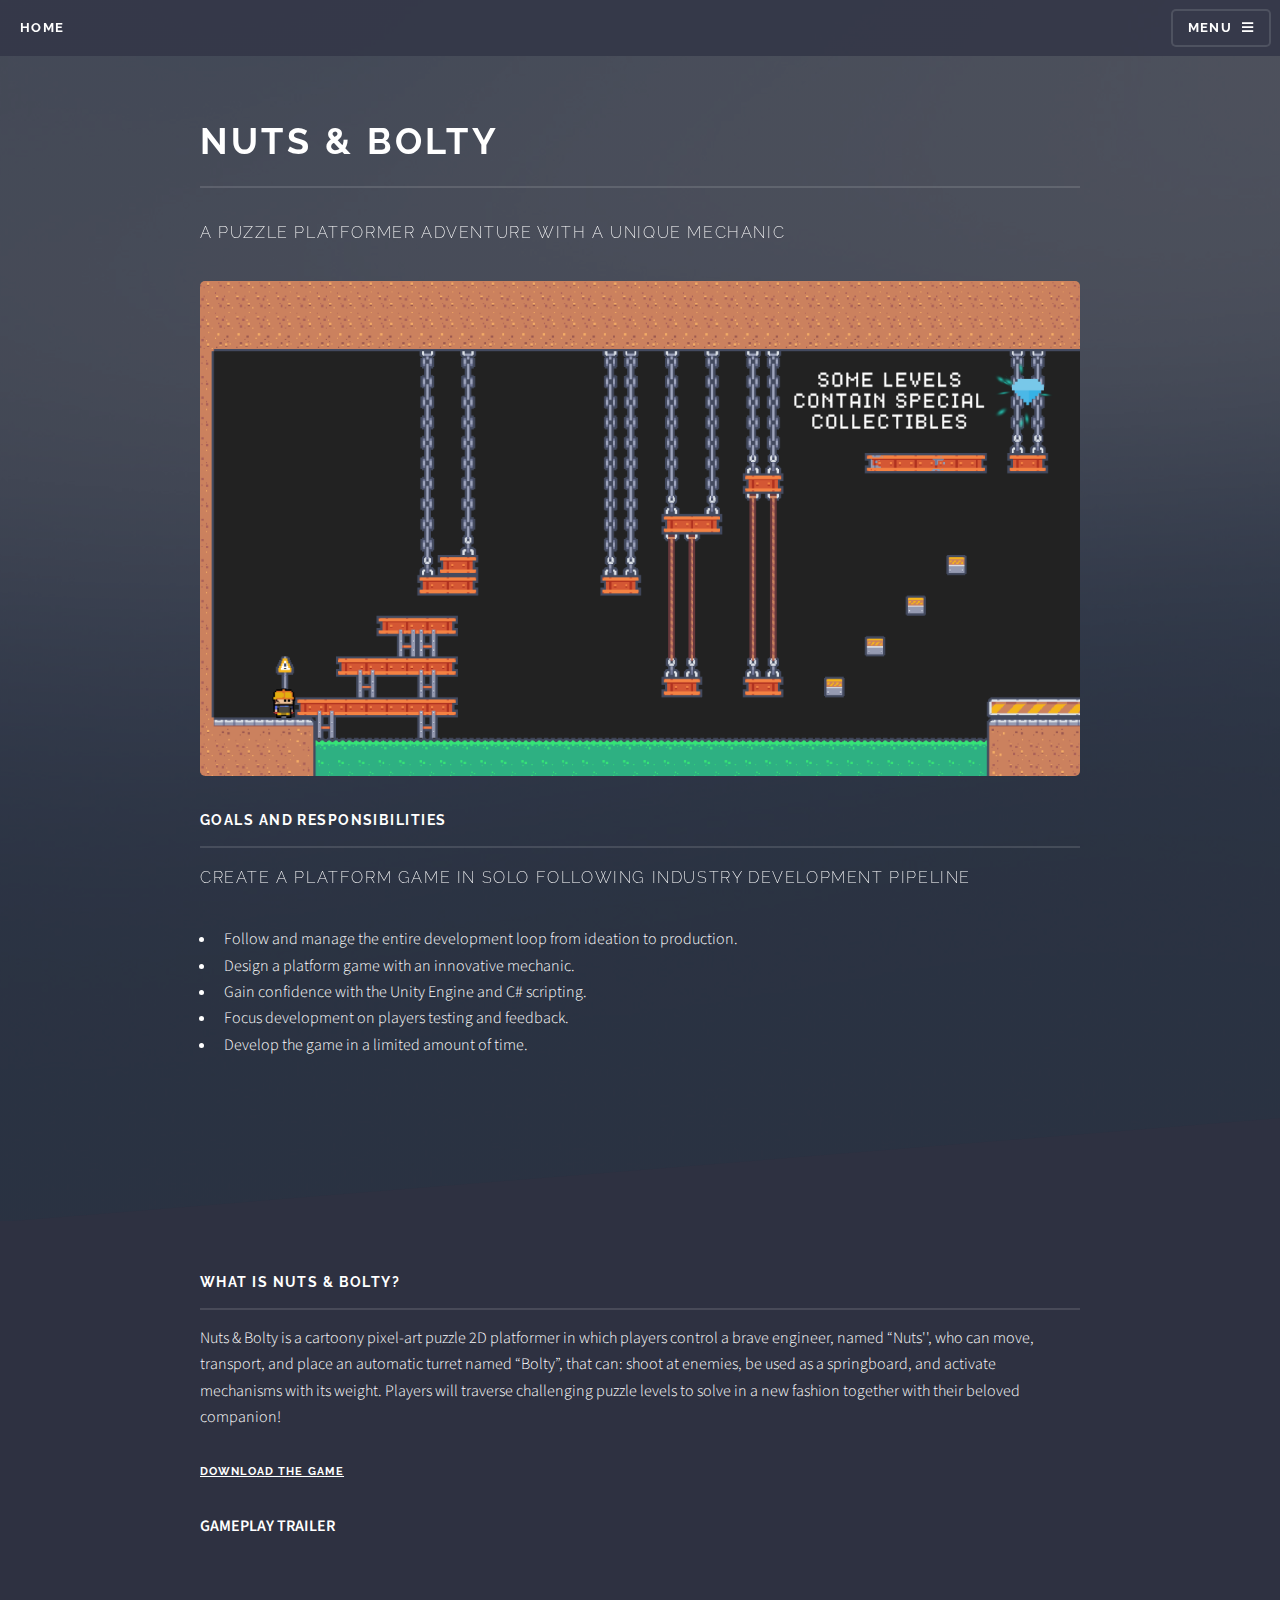
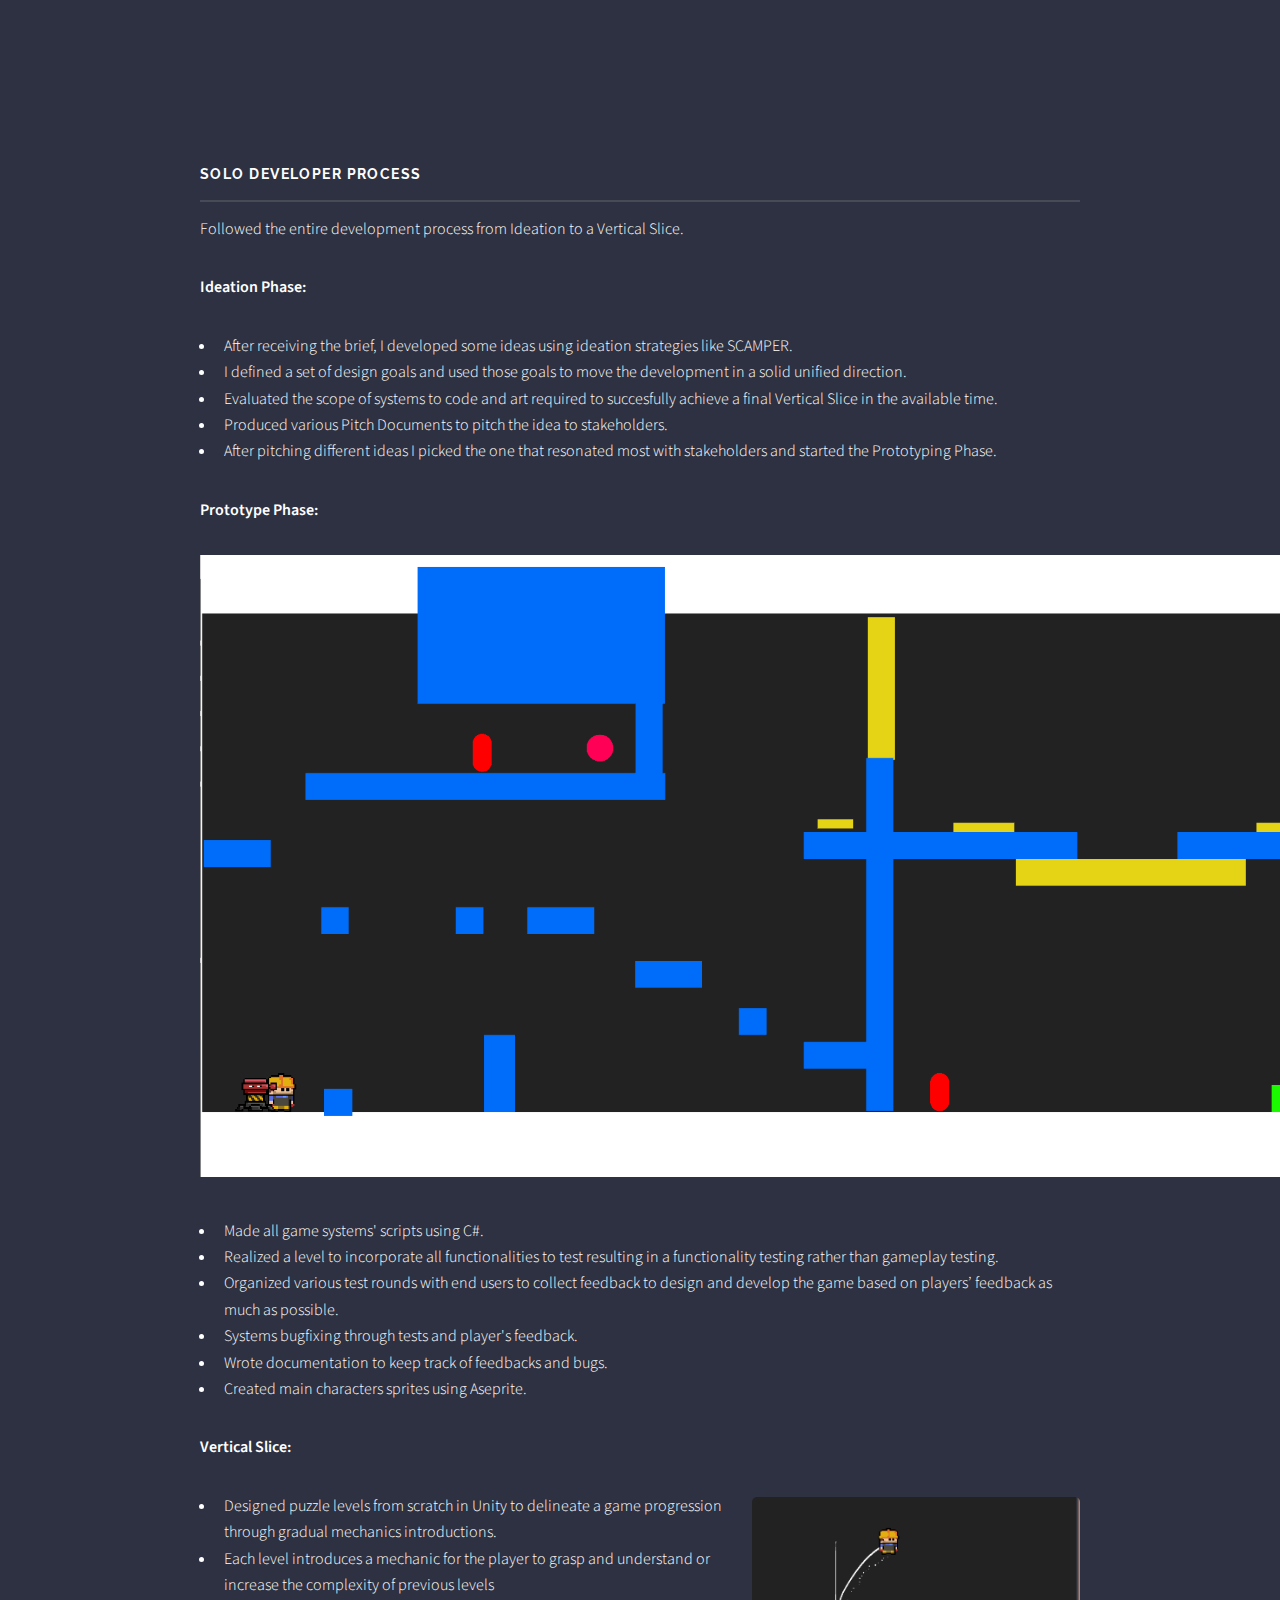
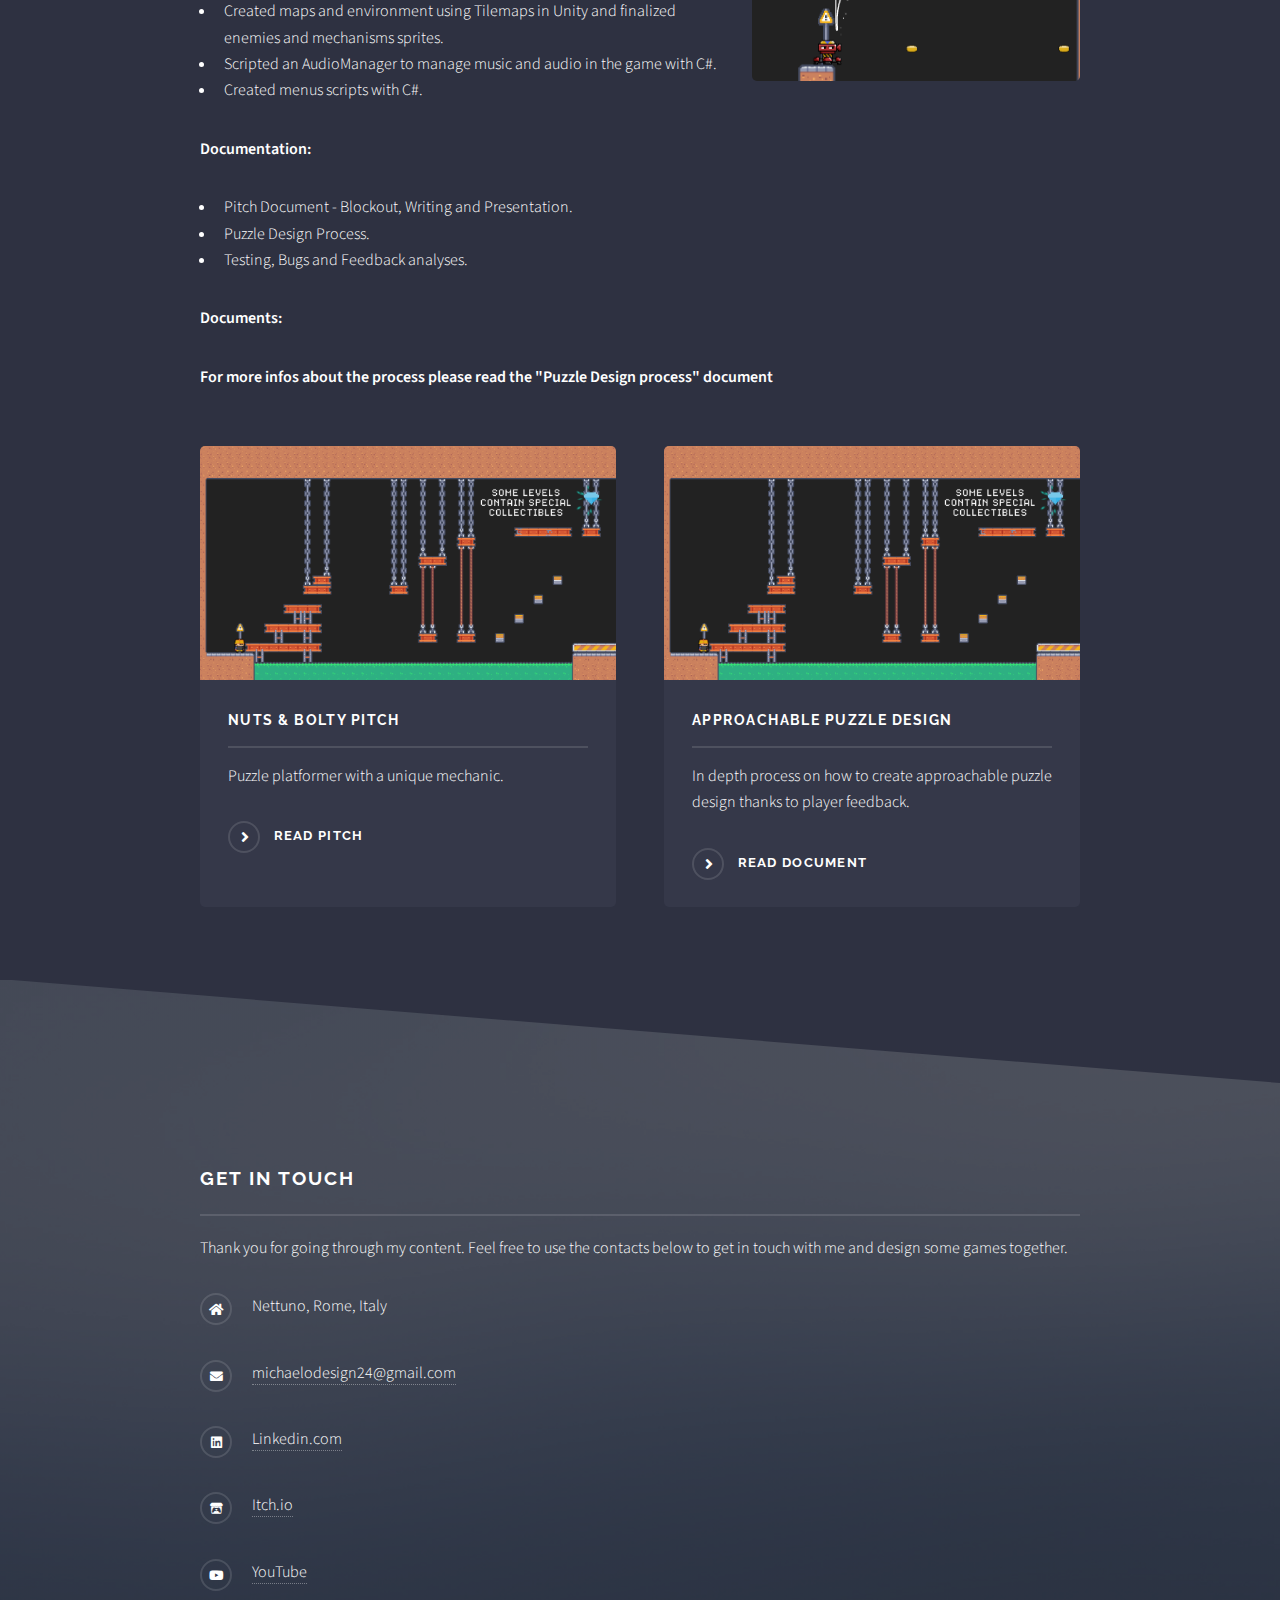
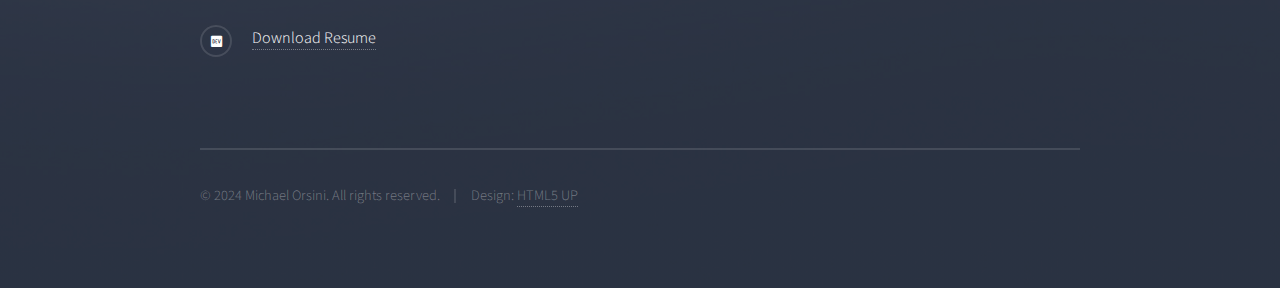
<file: NutsAndBolty.html>
<!DOCTYPE HTML>
<!--
	Solid State by HTML5 UP
	html5up.net | @ajlkn
	Free for personal and commercial use under the CCA 3.0 license (html5up.net/license)
-->
<html>
	<head>
		<title>Michael's Portfolio - Nuts & Bolty</title>
		<meta charset="utf-8" />
		<meta name="viewport" content="width=device-width, initial-scale=1, user-scalable=no" />
		<link rel="stylesheet" href="assets/css/main.css" />
		<noscript><link rel="stylesheet" href="assets/css/noscript.css" /></noscript>
	</head>
	<body class="is-preload">

		<!-- Page Wrapper -->
			<div id="page-wrapper">

				<!-- Header -->
					<header id="header">
						<h1><a href="index.html">Home</a></h1>
						<nav>
							<a href="#menu">Menu</a>
						</nav>
					</header>

				<!-- Menu -->
					<nav id="menu">
						<div class="inner">
							<h2>Menu</h2>
							<ul class="links">
								<li><a href="index.html">Home</a></li>
								<li><a href="projects.html">Projects</a></li>
								<li><a href="documentation.html">Documentation</a></li>
								<li><a href="about.html">Get to Know Me</a></li>
								<li><a href="files/MichaelOrsini_Resume.pdf" download="MichaelOrsini_Resume">Download Resume</a></li>
							</ul>
							<a href="#" class="close">Close</a>
						</div>
					</nav>

				<!-- Wrapper -->
					<section id="banner">
						<header>
							<div class="inner">
								<h2>Nuts & Bolty</h2>
								<p>A puzzle platformer adventure with a unique mechanic</p>
								<div class="box alt">
									<div class="row gtr-uniform">
										<div class="col-12"><span class="image fit"><img src="images/N&B_BannerResized.png" alt="" /></span></div>
									</div>
								</div>
								<h3 class="major">Goals and responsibilities</h3>
										<p>Create a platform game in solo following industry development pipeline</p>
										<p><ul>
											<li>Follow and manage the entire development loop from ideation to production.</li>
											<li>Design a platform game with an innovative mechanic.</li>
											<li>Gain confidence with the Unity Engine and C# scripting.</li>
											<li>Focus development on players testing and feedback.</li>
											<li>Develop the game in a limited amount of time.</li>
										</ul></p>
							</div>
						</header>
					</section>
					<section id="wrapper">
						<!-- Content -->
							<div class="wrapper">
								<div class="inner">

									<h3 class="major">What is Nuts & Bolty?</h3>
									<p>Nuts & Bolty is a cartoony pixel-art puzzle 2D platformer in which players control a brave engineer, named “Nuts'', who can move, transport, and place an automatic turret named “Bolty”, that can: shoot at enemies, be used as a springboard, and activate mechanisms with its weight.
										Players will traverse challenging puzzle levels to solve in a new fashion together with their beloved companion!</p>
										<p><a href="https://maimichaeldev.itch.io/nuts-bolty" target="_blank"><h4><u>DOWNLOAD THE GAME</u></h4></a></p>
										<p><b>GAMEPLAY TRAILER</b></p>
										<div class="box alt">
											<div class="row gtr-uniform">
												<div class="col-4"><iframe src="https://www.youtube.com/embed/qHWf4d8MpUQ?si=iSGmSuWZzTxUASeC" title="YouTube video player" frameborder="0" allow="accelerometer; autoplay; clipboard-write; encrypted-media; gyroscope; picture-in-picture; web-share" referrerpolicy="strict-origin-when-cross-origin" allowfullscreen></iframe></div>
											</div>
										</div>
									<p></p>

									<p></p>

									<h3 class="major">Solo Developer process</h3>
									<p>Followed the entire development process from Ideation to a Vertical Slice.</p>
									<p><b>Ideation Phase:</b>
										<ul>
											<li>After receiving the brief, I developed some ideas using ideation strategies like SCAMPER.</li>
											<li>I defined a set of design goals and used those goals to move the development in a solid unified direction.</li>
											<li>Evaluated the scope of systems to code and art required to succesfully achieve a final Vertical Slice in the available time.</li>
											<li>Produced various Pitch Documents to pitch the idea to stakeholders.</li>
											<li>After pitching different ideas I picked the one that resonated most with stakeholders and started the Prototyping Phase.</li>
										</ul>
									</p>

									<p><b>Prototype Phase:</b>
									<p><span class="fit"><img src="images/N&B_PrototypeBanner.png" alt="" /></span></p>
										<ul>
											<li>Made all game systems' scripts using C#.</li>
											<li>Realized a level to incorporate all functionalities to test resulting in a functionality testing rather than gameplay testing.</li>
											<li>Organized various test rounds with end users to collect feedback to design and develop the game based on players’ feedback as much as possible.</li>
											<li>Systems bugfixing through tests and player's feedback.</li>
											<li>Wrote documentation to keep track of feedbacks and bugs.</li>
											<li>Created main characters sprites using Aseprite.</li>
										</ul>
									</p>

									<p><b>Vertical Slice:</b>
									<p><span class="image right"><img src="images/N&BCoverImage.png" alt="" /></span></p>
										<ul>
											<li>Designed puzzle levels from scratch in Unity to delineate a game progression through gradual mechanics introductions.</li>
											<li>Each level introduces a mechanic for the player to grasp and understand or increase the complexity of previous levels</li>
											<li>Created maps and environment using Tilemaps in Unity and finalized enemies and mechanisms sprites.</li>
											<li>Scripted an AudioManager to manage music and audio in the game with C#.</li>
											<li>Created menus scripts with C#.</li>
										</ul>
									</p>

									<p><b>Documentation:</b>
										<ul>
											<li>Pitch Document - Blockout, Writing and Presentation.</li>
											<li>Puzzle Design Process.</li>
											<li>Testing, Bugs and Feedback analyses.</li>
										</ul>
									</p>

									<p><b>Documents:</b>
									<p><b>For more infos about the process please read the "Puzzle Design process" document</b></p>
										<section class="features">
											<article>
												<a href="files/Nuts & Bolts Pitch Document.pdf" class="image"><img src="images/N&B_BannerResized.png" alt="" /></a>
												<h3 class="major">Nuts & Bolty Pitch</h3>
												<p>Puzzle platformer with a unique mechanic.</p>
												<a href="files/Nuts & Bolts Pitch Document.pdf" class="special">Read pitch</a>
											</article>

											<article>
												<a href="files/Feedback-based puzzle design in Nuts & Bolty.pdf" class="image"><img src="images/N&B_BannerResized.png" alt="" /></a>
												<h3 class="major">Approachable Puzzle Design</h3>
												<p>In depth process on how to create approachable puzzle design thanks to player feedback.</p>
												<a href="files/Feedback-based puzzle design in Nuts & Bolty.pdf" class="special">Read document</a>
											</article>
										</section>

									

									<!--h3 class="major">Read on for more detail on the development process</h3>

									<h3 class="major">Vitae phasellus</h3>
									<p>Cras mattis ante fermentum, malesuada neque vitae, eleifend erat. Phasellus non pulvinar erat. Fusce tincidunt, nisl eget mattis egestas, purus ipsum consequat orci, sit amet lobortis lorem lacus in tellus. Sed ac elementum arcu. Quisque placerat auctor laoreet.</p>

									<section class="features">
										<article>
											<a href="#" class="image"><img src="images/pic04.jpg" alt="" /></a>
											<h3 class="major">Sed feugiat lorem</h3>
											<p>Lorem ipsum dolor sit amet, consectetur adipiscing vehicula id nulla dignissim dapibus ultrices.</p>
											<a href="#" class="special">Learn more</a>
										</article>
										<article>
											<a href="#" class="image"><img src="images/pic05.jpg" alt="" /></a>
											<h3 class="major">Nisl placerat</h3>
											<p>Lorem ipsum dolor sit amet, consectetur adipiscing vehicula id nulla dignissim dapibus ultrices.</p>
											<a href="#" class="special">Learn more</a>
										</article-->
									</section>

								</div>
							</div>

					</section>

				<!-- Footer -->
				<section id="footer">
					<div class="inner">
						<h2 class="major">Get in touch</h2>
						<p>Thank you for going through my content. Feel free to use the contacts below to get in touch with me and design some games together. </p>
						<!--form method="post" action="#">
							<div class="fields">
								<div class="field">
									<label for="name">Name</label>
									<input type="text" name="name" id="name" />
								</div>
								<div class="field">
									<label for="email">Email</label>
									<input type="email" name="email" id="email" />
								</div>
								<div class="field">
									<label for="message">Message</label>
									<textarea name="message" id="message" rows="4"></textarea>
								</div>
							</div>
							<ul class="actions">
								<li><input type="submit" value="Send Message" /></li>
							</ul>
						</form-->
						<ul class="contact">
							<li class="icon solid fa-home">Nettuno, Rome, Italy</li>
							<li class="icon solid fa-envelope"><a href="michaelodesign24@gmail.com" target="_blank" rel="noopener noreferrer">michaelodesign24@gmail.com</a></li>
							<li class="icon brands fa-linkedin"><a href="https://www.linkedin.com/in/michael-orsini-38bb18179/" target="_blank" rel="noopener noreferrer">Linkedin.com</a></li>
							<li class="icon brands fa-itch-io"><a href="https://maimichaeldev.itch.io/" target="_blank" rel="noopener noreferrer">Itch.io</a></li>
							<li class="icon brands fa-youtube"><a href="https://www.youtube.com/@MichaelOrsini-wj8hm" target="_blank" rel="noopener noreferrer">YouTube</a></li>
							<li class="icon brands fa-dev"><a href="files/MichaelOrsini_Resume.pdf" download="MichaelOrsini_Resume">Download Resume</a></li>
						</ul>
						<ul class="copyright">
							<li>&copy; 2024 Michael Orsini. All rights reserved.</li><li>Design: <a href="http://html5up.net" target="_blank" rel="noopener noreferrer">HTML5 UP</a></li>
						</ul>
					</div>
				</section>

			</div>

		<!-- Scripts -->
			<script src="assets/js/jquery.min.js"></script>
			<script src="assets/js/jquery.scrollex.min.js"></script>
			<script src="assets/js/browser.min.js"></script>
			<script src="assets/js/breakpoints.min.js"></script>
			<script src="assets/js/util.js"></script>
			<script src="assets/js/main.js"></script>

	</body>
</html>
</file>
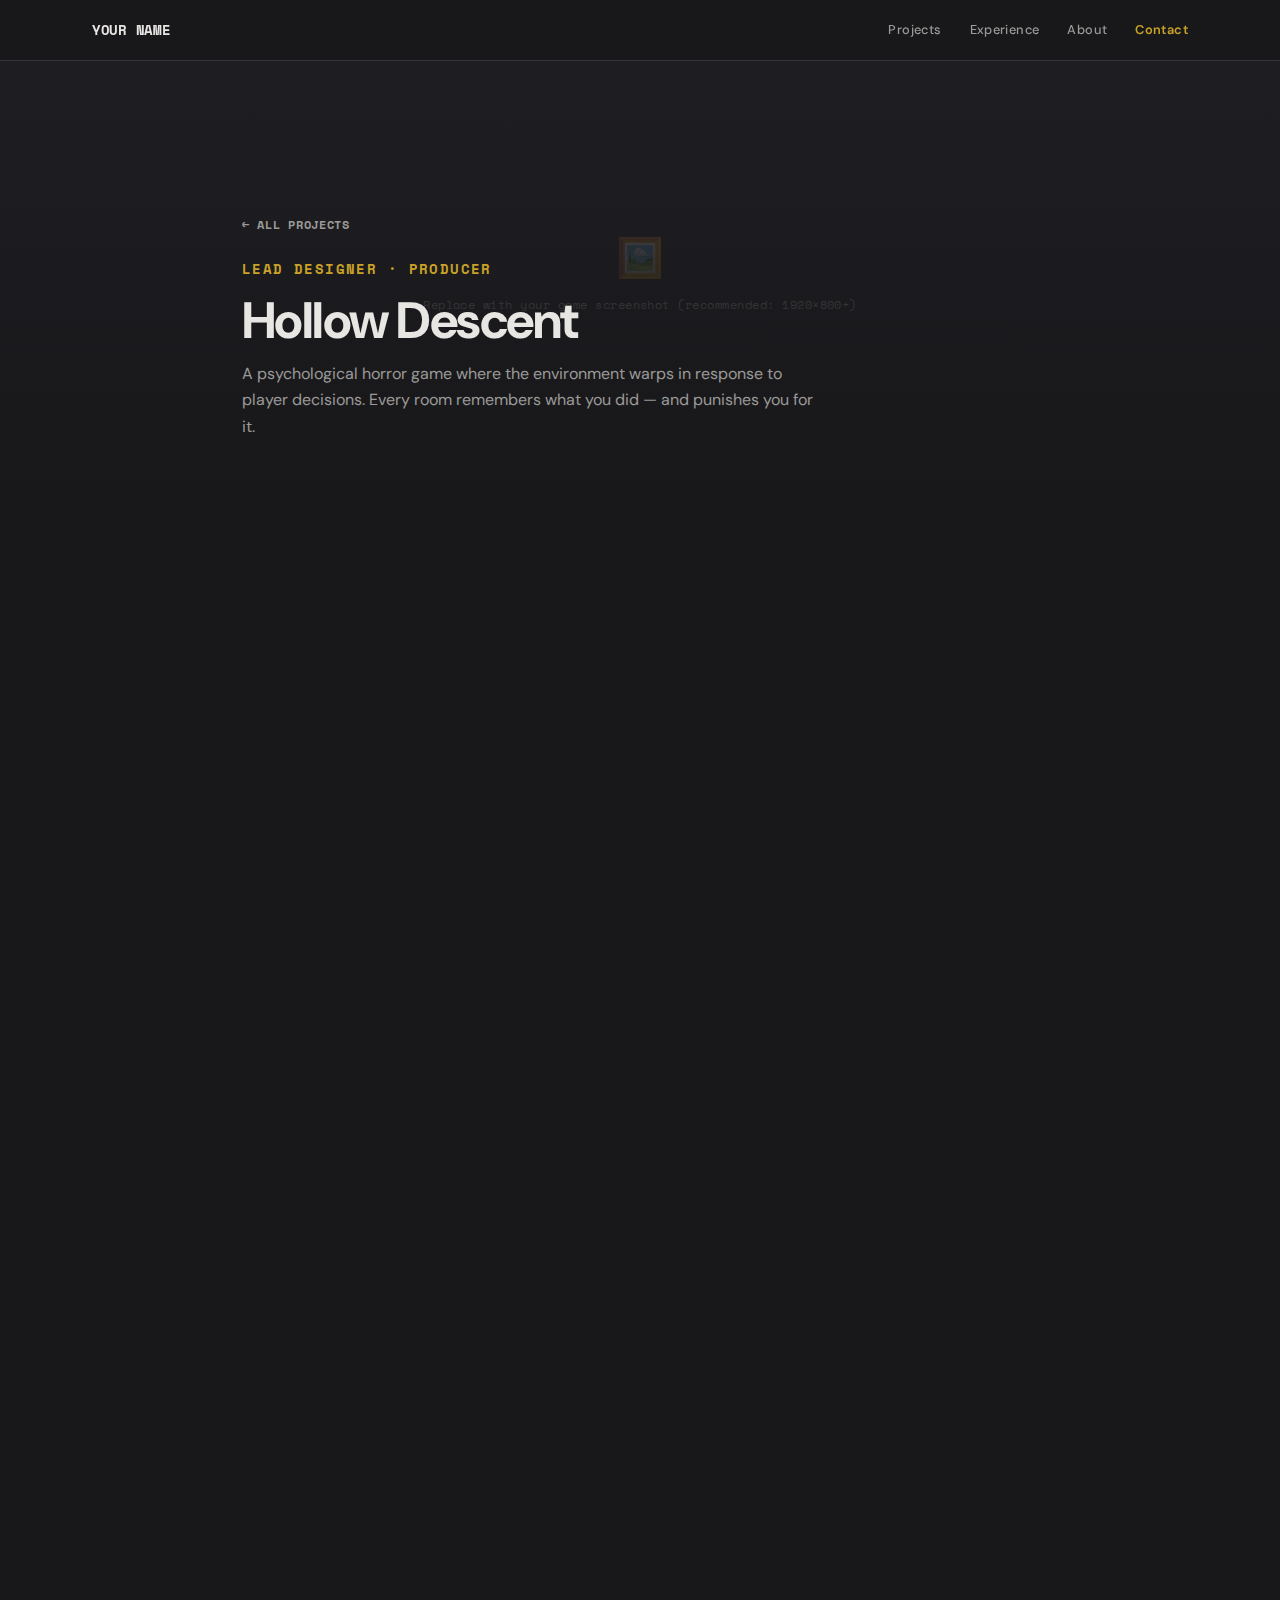
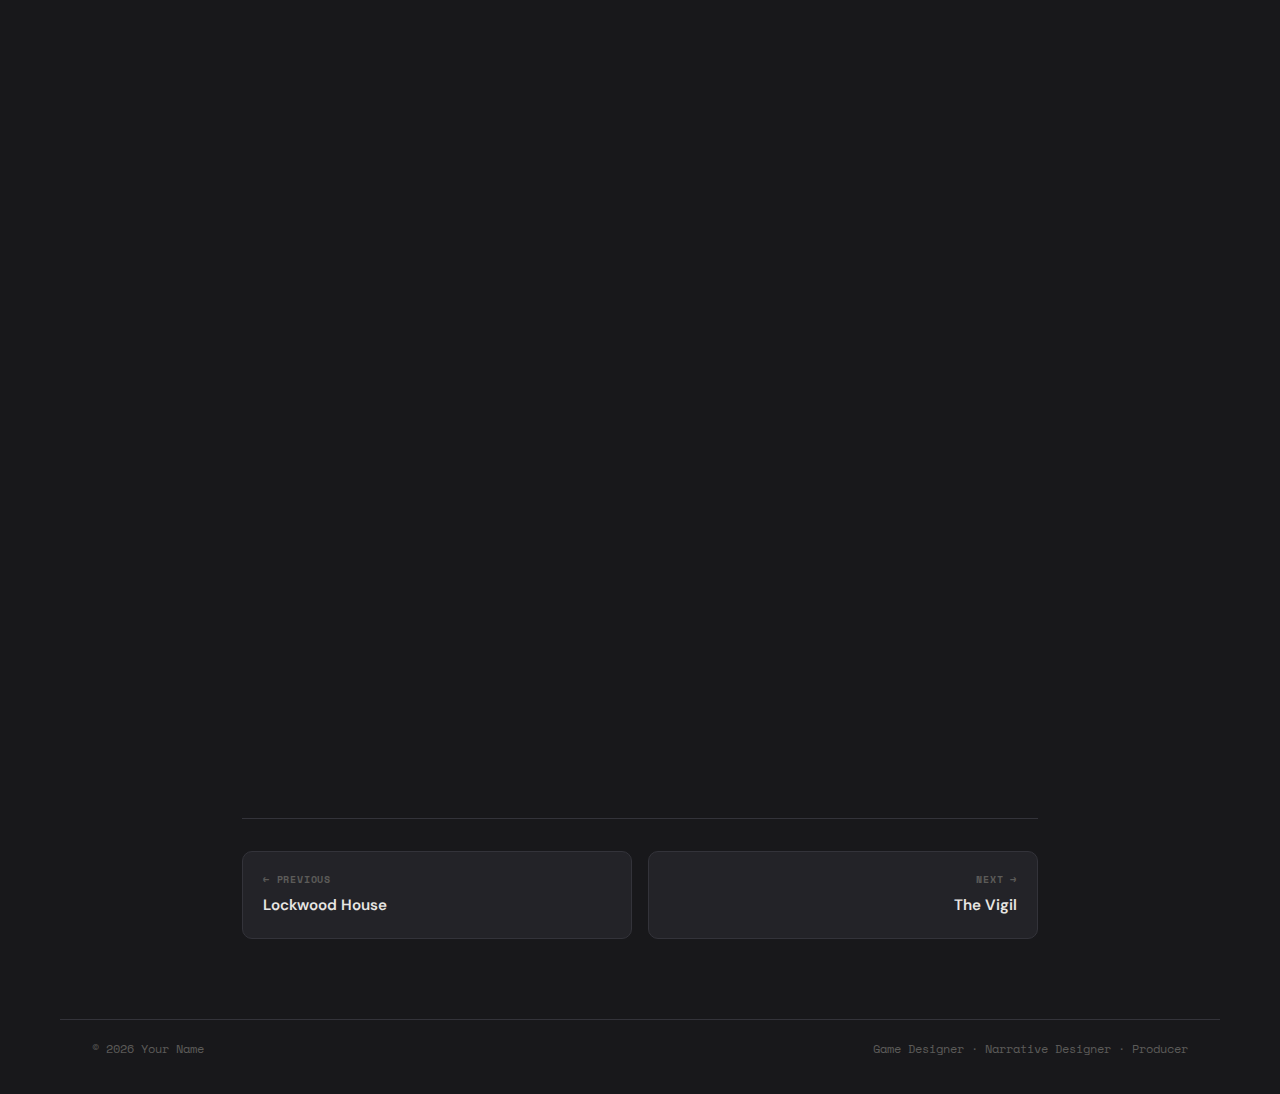
<file: project-detail.html>
<!DOCTYPE html>
<html lang="en">
<head>
<meta charset="UTF-8">
<meta name="viewport" content="width=device-width, initial-scale=1.0">
<title>Hollow Descent — Your Name</title>
<link rel="preconnect" href="https://fonts.googleapis.com">
<link href="https://fonts.googleapis.com/css2?family=DM+Sans:opsz,wght@9..40,300;9..40,400;9..40,500;9..40,600;9..40,700&family=Space+Mono:wght@400;700&display=swap" rel="stylesheet">
<style>
  :root {
    --bg: #18181B;
    --bg-raised: #1E1E22;
    --bg-card: #232328;
    --bg-card-hover: #2A2A30;
    --text: #E8E6E3;
    --text-mid: #9B9A97;
    --text-dim: #5C5B59;
    --accent: #C9A227;
    --accent-glow: rgba(201, 162, 39, 0.15);
    --accent-hover: #DABB44;
    --border: #33333A;
    --border-hover: #44444D;
    --tag-bg: rgba(255,255,255,0.05);
    --tag-border: rgba(255,255,255,0.08);
    --shadow: 0 2px 8px rgba(0,0,0,0.3), 0 8px 24px rgba(0,0,0,0.2);
    --radius: 10px;
    --font-body: 'DM Sans', system-ui, sans-serif;
    --font-mono: 'Space Mono', monospace;
  }

  * { margin: 0; padding: 0; box-sizing: border-box; }
  html { scroll-behavior: smooth; }

  body {
    font-family: var(--font-body);
    background: var(--bg);
    color: var(--text);
    line-height: 1.6;
    -webkit-font-smoothing: antialiased;
  }

  /* ── NAV ── */
  nav {
    position: fixed; top: 0; left: 0; right: 0; z-index: 100;
    background: rgba(24,24,27,0.88);
    backdrop-filter: blur(20px);
    -webkit-backdrop-filter: blur(20px);
    border-bottom: 1px solid var(--border);
  }
  .nav-inner {
    max-width: 1160px; margin: 0 auto;
    padding: 0 32px; height: 60px;
    display: flex; align-items: center; justify-content: space-between;
  }
  .nav-name {
    font-family: var(--font-mono);
    font-size: 0.9rem; font-weight: 700;
    color: var(--text); text-decoration: none;
    letter-spacing: -0.02em;
  }
  .nav-links { display: flex; gap: 28px; align-items: center; }
  .nav-links a {
    font-size: 0.8rem; font-weight: 500; color: var(--text-mid);
    text-decoration: none; letter-spacing: 0.03em;
    transition: color 0.2s;
  }
  .nav-links a:hover { color: var(--text); }
  .nav-links a.nav-cta { color: var(--accent); font-weight: 600; }
  .nav-links a.nav-cta:hover { color: var(--accent-hover); }

  /* ── HERO BANNER ── */
  .hero-banner {
    position: relative;
    width: 100%;
    min-height: 420px;
    margin-top: 60px;
    overflow: hidden;
    display: flex;
    align-items: flex-end;
    /* Replace this background with your screenshot:
       background: url('your-screenshot.jpg') center/cover no-repeat; */
    background: var(--bg-raised);
  }
  .hero-banner .banner-placeholder {
    position: absolute; inset: 0;
    display: flex; align-items: center; justify-content: center;
    flex-direction: column; gap: 8px;
    color: var(--text-dim);
    font-family: var(--font-mono);
    font-size: 0.75rem; letter-spacing: 0.04em;
    z-index: 1;
  }
  .banner-placeholder .ph-icon { font-size: 2.4rem; opacity: 0.2; }

  .hero-banner .banner-overlay {
    position: absolute; inset: 0;
    background: linear-gradient(
      to top,
      rgba(24,24,27, 0.95) 0%,
      rgba(24,24,27, 0.7) 35%,
      rgba(24,24,27, 0.15) 70%,
      transparent 100%
    );
    z-index: 2;
  }
  .hero-banner .banner-content {
    position: relative; z-index: 3;
    width: 100%; max-width: 860px;
    margin: 0 auto;
    padding: 48px 32px 40px;
  }
  .banner-back {
    font-family: var(--font-mono);
    font-size: 0.72rem; font-weight: 700;
    color: var(--text-mid); text-decoration: none;
    letter-spacing: 0.06em; text-transform: uppercase;
    transition: color 0.2s;
    display: inline-flex; align-items: center; gap: 6px;
    margin-bottom: 24px;
  }
  .banner-back:hover { color: var(--accent); }
  .banner-role {
    font-family: var(--font-mono);
    font-size: 0.88rem; font-weight: 700;
    color: var(--accent); text-transform: uppercase;
    letter-spacing: 0.1em;
    margin-bottom: 12px;
  }
  .banner-title {
    font-size: clamp(2.2rem, 5vw, 3.2rem);
    font-weight: 700; letter-spacing: -0.03em;
    line-height: 1.1; margin-bottom: 12px;
  }
  .banner-tagline {
    font-size: 1rem; color: var(--text-mid);
    max-width: 580px; line-height: 1.65;
  }

  /* ── META ROW (Option C) ── */
  .meta-row-wrapper {
    max-width: 860px; margin: 0 auto;
    padding: 0 32px;
    opacity: 0; animation: fadeIn 0.5s 0.15s forwards;
  }
  .meta-row {
    display: flex; flex-wrap: wrap; gap: 24px;
    padding: 20px 0;
    border-bottom: 1px solid var(--border);
  }
  .meta-pair {
    display: flex; align-items: baseline; gap: 8px;
  }
  .meta-pair .ml {
    font-family: var(--font-mono);
    font-size: 0.68rem; font-weight: 700;
    color: var(--text-dim); text-transform: uppercase;
    letter-spacing: 0.06em;
  }
  .meta-pair .mv {
    font-size: 0.85rem; font-weight: 500; color: var(--text);
  }

  /* ── ACTION BUTTONS ── */
  .action-buttons {
    max-width: 860px; margin: 0 auto;
    padding: 24px 32px 0;
    display: flex; gap: 12px; flex-wrap: wrap;
    opacity: 0; animation: fadeIn 0.5s 0.25s forwards;
  }
  .action-btn {
    display: inline-flex; align-items: center; gap: 8px;
    padding: 10px 22px; border-radius: 8px;
    font-size: 0.82rem; font-weight: 600;
    text-decoration: none; transition: all 0.2s;
    letter-spacing: 0.02em;
  }
  .action-btn.primary { background: var(--accent); color: #fff; }
  .action-btn.primary:hover { background: var(--accent-hover); box-shadow: 0 0 20px var(--accent-glow); }
  .action-btn.secondary {
    background: var(--tag-bg); color: var(--text-mid);
    border: 1px solid var(--tag-border);
  }
  .action-btn.secondary:hover { background: rgba(255,255,255,0.08); color: var(--text); }

  /* ── VIDEO EMBED ── */
  .video-section {
    max-width: 860px; margin: 0 auto;
    padding: 36px 32px 0;
    opacity: 0; animation: fadeIn 0.5s 0.3s forwards;
  }
  .video-wrapper {
    position: relative; width: 100%;
    aspect-ratio: 16/9;
    background: var(--bg-raised);
    border: 1px solid var(--border);
    border-radius: var(--radius);
    overflow: hidden;
    display: flex; align-items: center; justify-content: center;
  }
  .video-wrapper iframe {
    position: absolute; top: 0; left: 0;
    width: 100%; height: 100%; border: none;
  }
  .video-placeholder {
    display: flex; flex-direction: column;
    align-items: center; gap: 12px; color: var(--text-dim);
  }
  .video-placeholder .play-icon {
    width: 56px; height: 56px; border-radius: 50%;
    background: rgba(255,255,255,0.06);
    border: 2px solid var(--border);
    display: flex; align-items: center; justify-content: center;
    font-size: 1.2rem;
  }
  .video-placeholder span {
    font-family: var(--font-mono);
    font-size: 0.7rem; letter-spacing: 0.04em;
  }

  /* ── CONTENT SECTIONS ── */
  .content {
    max-width: 860px; margin: 0 auto;
    padding: 0 32px;
  }
  .content-section { padding-top: 56px; }
  .content-section .section-label {
    font-family: var(--font-mono);
    font-size: 0.85rem; font-weight: 700;
    letter-spacing: 0.1em; text-transform: uppercase;
    color: var(--accent); margin-bottom: 20px;
    padding-bottom: 12px;
    border-bottom: 1px solid var(--border);
  }
  .content-section p {
    font-size: 0.9rem; color: var(--text-mid);
    line-height: 1.8; margin-bottom: 16px;
    max-width: 680px;
  }
  .content-section p .hl {
    color: var(--text); font-weight: 500;
  }

  /* ── RESPONSIBILITIES ── */
  .responsibilities {
    display: flex; flex-direction: column; gap: 10px;
    margin-top: 8px;
  }
  .resp-item {
    display: flex; align-items: flex-start; gap: 12px;
    font-size: 0.85rem; color: var(--text-mid); line-height: 1.6;
  }
  .resp-bullet {
    flex-shrink: 0; margin-top: 6px;
    width: 6px; height: 6px; border-radius: 50%;
    background: var(--accent);
  }

  /* ── IMAGE GALLERY ── */
  .gallery {
    display: grid;
    grid-template-columns: 1fr 1fr;
    gap: 16px; margin-top: 24px;
  }
  .gallery-item {
    border-radius: var(--radius);
    overflow: hidden;
    background: var(--bg-raised);
    border: 1px solid var(--border);
  }
  .gallery-item.full { grid-column: 1 / -1; }
  .gallery-img {
    width: 100%; aspect-ratio: 16/10;
    background: var(--bg-raised);
    display: flex; align-items: center; justify-content: center;
    color: var(--text-dim); font-size: 1.4rem;
  }
  .gallery-caption {
    padding: 12px 16px;
    font-size: 0.78rem; color: var(--text-dim);
    line-height: 1.5;
    border-top: 1px solid var(--border);
  }

  /* ── TAKEAWAYS ── */
  .takeaways {
    display: grid;
    grid-template-columns: 1fr 1fr;
    gap: 16px; margin-top: 16px;
  }
  .takeaway-card {
    background: var(--bg-card);
    border: 1px solid var(--border);
    border-radius: var(--radius);
    padding: 20px;
  }
  .takeaway-card .tw-label {
    font-family: var(--font-mono);
    font-size: 0.65rem; font-weight: 700;
    color: var(--accent); text-transform: uppercase;
    letter-spacing: 0.08em; margin-bottom: 8px;
  }
  .takeaway-card p {
    font-size: 0.82rem; color: var(--text-mid);
    line-height: 1.6; margin-bottom: 0;
  }

  /* ── PROJECT NAV ── */
  .project-nav {
    max-width: 860px; margin: 0 auto;
    padding: 64px 32px 80px;
  }
  .project-nav-inner {
    display: grid; grid-template-columns: 1fr 1fr;
    gap: 16px;
    border-top: 1px solid var(--border);
    padding-top: 32px;
  }
  .pn-link {
    text-decoration: none; color: inherit;
    padding: 20px;
    border-radius: var(--radius);
    background: var(--bg-card);
    border: 1px solid var(--border);
    transition: border-color 0.2s, background 0.2s;
  }
  .pn-link:hover {
    border-color: var(--border-hover);
    background: var(--bg-card-hover);
  }
  .pn-link .pn-direction {
    font-family: var(--font-mono);
    font-size: 0.62rem; font-weight: 700;
    color: var(--text-dim); text-transform: uppercase;
    letter-spacing: 0.08em; margin-bottom: 6px;
  }
  .pn-link .pn-title { font-size: 0.95rem; font-weight: 600; }
  .pn-link.next { text-align: right; }

  /* ── DOCUMENTS ── */
  .doc-grid {
    display: grid;
    grid-template-columns: repeat(auto-fill, minmax(240px, 1fr));
    gap: 14px; margin-top: 16px;
  }
  .doc-card {
    display: flex; align-items: center; gap: 14px;
    padding: 16px 18px;
    background: var(--bg-card);
    border: 1px solid var(--border);
    border-radius: var(--radius);
    text-decoration: none; color: inherit;
    transition: border-color 0.2s, background 0.2s;
  }
  .doc-card:hover {
    border-color: var(--border-hover);
    background: var(--bg-card-hover);
  }
  .doc-icon {
    flex-shrink: 0;
    width: 40px; height: 40px;
    border-radius: 8px;
    background: var(--accent-glow);
    border: 1px solid rgba(201,162,39,0.2);
    display: flex; align-items: center; justify-content: center;
    font-family: var(--font-mono);
    font-size: 0.65rem; font-weight: 700;
    color: var(--accent); letter-spacing: 0.04em;
  }
  .doc-info { min-width: 0; }
  .doc-info .doc-name {
    font-size: 0.85rem; font-weight: 600;
    white-space: nowrap; overflow: hidden;
    text-overflow: ellipsis;
  }
  .doc-info .doc-meta {
    font-size: 0.72rem; color: var(--text-dim);
    margin-top: 2px;
  }
  .doc-card .doc-dl {
    margin-left: auto; flex-shrink: 0;
    font-size: 0.82rem; color: var(--text-dim);
    transition: color 0.2s;
  }
  .doc-card:hover .doc-dl { color: var(--accent); }

  /* ── FOOTER ── */
  footer {
    max-width: 1160px; margin: 0 auto;
    padding: 20px 32px 36px;
    border-top: 1px solid var(--border);
    display: flex; justify-content: space-between;
    align-items: center; flex-wrap: wrap; gap: 12px;
  }
  footer span {
    font-size: 0.72rem; color: var(--text-dim);
    font-family: var(--font-mono);
  }

  /* ── ANIMATIONS ── */
  @keyframes fadeIn {
    from { opacity: 0; transform: translateY(12px); }
    to   { opacity: 1; transform: translateY(0); }
  }
  .reveal {
    opacity: 0; transform: translateY(16px);
    transition: opacity 0.45s ease, transform 0.45s ease;
  }
  .reveal.vis { opacity: 1; transform: translateY(0); }

  /* ── RESPONSIVE ── */
  @media (max-width: 768px) {
    .nav-inner { padding: 0 20px; }
    .hero-banner { min-height: 340px; }
    .hero-banner .banner-content { padding: 32px 20px 28px; }
    .meta-row-wrapper, .action-buttons, .video-section,
    .content, .project-nav { padding-left: 20px; padding-right: 20px; }
    .meta-row { gap: 16px; }
    .gallery { grid-template-columns: 1fr; }
    .gallery-item.full { grid-column: auto; }
    .takeaways { grid-template-columns: 1fr; }
    .project-nav-inner { grid-template-columns: 1fr; }
    .pn-link.next { text-align: left; }
    footer { padding: 16px 20px 28px; }
  }
  @media (max-width: 480px) {
    .hero-banner { min-height: 280px; }
    .banner-title { font-size: 1.8rem; }
    .banner-role { font-size: 0.78rem; }
    .meta-row { flex-direction: column; gap: 12px; }
  }
</style>
</head>
<body>

<!-- NAV -->
<nav>
  <div class="nav-inner">
    <a href="index.html" class="nav-name">YOUR NAME</a>
    <div class="nav-links">
      <a href="index.html#">Projects</a>
      <a href="index.html#experience">Experience</a>
      <a href="index.html#about">About</a>
      <a href="index.html#contact" class="nav-cta">Contact</a>
    </div>
  </div>
</nav>


<!-- ════ HERO BANNER ════ -->
<!-- To use your screenshot: remove .banner-placeholder div and add
     background: url('your-screenshot.jpg') center/cover no-repeat;
     to .hero-banner in the CSS above -->
<div class="hero-banner">
  <div class="banner-placeholder">
    <span class="ph-icon">🖼️</span>
    <span>Replace with your game screenshot (recommended: 1920×800+)</span>
  </div>
  <div class="banner-overlay"></div>
  <div class="banner-content">
    <a href="index.html" class="banner-back">← All Projects</a>
    <div class="banner-role">Lead Designer · Producer</div>
    <h1 class="banner-title">Hollow Descent</h1>
    <p class="banner-tagline">A psychological horror game where the environment warps in response to player decisions. Every room remembers what you did — and punishes you for it.</p>
  </div>
</div>


<!-- ════ META ROW ════ -->
<div class="meta-row-wrapper">
  <div class="meta-row">
    <div class="meta-pair">
      <span class="ml">Engine</span>
      <span class="mv">Unreal Engine 5</span>
    </div>
    <div class="meta-pair">
      <span class="ml">Genre</span>
      <span class="mv">Psychological Horror</span>
    </div>
    <div class="meta-pair">
      <span class="ml">Team</span>
      <span class="mv">10 people</span>
    </div>
    <div class="meta-pair">
      <span class="ml">Duration</span>
      <span class="mv">14 months</span>
    </div>
    <div class="meta-pair">
      <span class="ml">Platform</span>
      <span class="mv">PC / Console</span>
    </div>
    <div class="meta-pair">
      <span class="ml">POV</span>
      <span class="mv">First Person</span>
    </div>
  </div>
</div>


<!-- ════ ACTION BUTTONS ════ -->
<div class="action-buttons">
  <a href="#" class="action-btn primary">▶ Watch Trailer</a>
  <a href="#" class="action-btn secondary">Play on Itch.io</a>
  <a href="#" class="action-btn secondary">View on Steam</a>
</div>


<!-- ════ VIDEO EMBED ════ -->
<div class="video-section">
  <div class="video-wrapper">
    <!-- Replace with: <iframe src="https://www.youtube.com/embed/YOUR_ID" allowfullscreen></iframe> -->
    <div class="video-placeholder">
      <div class="play-icon">▶</div>
      <span>Embed your trailer or gameplay video here</span>
    </div>
  </div>
</div>


<!-- ════════════════════════════════════════ -->
<!-- CONTENT -->
<!-- ════════════════════════════════════════ -->
<div class="content">

  <!-- DESIGN INTENT -->
  <div class="content-section reveal">
    <div class="section-label">Design Intent</div>
    <p>
      <span class="hl">The core question:</span> What if a horror game's environment was an unreliable narrator? Most horror games use scripted scares tied to fixed locations. We wanted the space itself to become adversarial — changing layout, lighting, and object placement based on what the player had already done.
    </p>
    <p>
      The design goal was to make players distrust their own memory of the space. If you backtracked through a room you'd already cleared, it might not be the same room anymore. This created a persistent low-level dread that scripted scares alone can't achieve.
    </p>
  </div>

  <!-- ROLE & RESPONSIBILITIES -->
  <div class="content-section reveal">
    <div class="section-label">Role & Responsibilities</div>
    <p>
      As <span class="hl">Lead Designer</span>, I owned the core experience from pitch through vertical slice and into production. My responsibilities spanned design, production, and narrative integration:
    </p>
    <div class="responsibilities">
      <div class="resp-item">
        <div class="resp-bullet"></div>
        <span>Designed the core loop: explore → trigger environmental shift → re-navigate altered space → encounter escalation</span>
      </div>
      <div class="resp-item">
        <div class="resp-bullet"></div>
        <span>Authored and maintained a 40-page design document covering systems, pacing, and narrative beats</span>
      </div>
      <div class="resp-item">
        <div class="resp-bullet"></div>
        <span>Managed sprint planning and daily standups across design, art, audio, and engineering</span>
      </div>
      <div class="resp-item">
        <div class="resp-bullet"></div>
        <span>Ran weekly playtests, synthesized feedback, and prioritized iteration backlog</span>
      </div>
      <div class="resp-item">
        <div class="resp-bullet"></div>
        <span>Collaborated with the writer to integrate narrative reveals into environmental shifts</span>
      </div>
    </div>
  </div>

  <!-- PROCESS -->
  <div class="content-section reveal">
    <div class="section-label">Process</div>
    <p>
      Development moved through three major phases. Early work focused on nailing the feeling of spatial unreliability before we invested in content. Here's how the design evolved:
    </p>

    <div class="gallery">
      <div class="gallery-item full">
        <div class="gallery-img">🖼️</div>
        <div class="gallery-caption">
          <strong>Early blockout</strong> — The initial graybox layout exploring sightlines and room connectivity. We tested 4 layout variants before landing on the hub-and-spoke structure.
        </div>
      </div>
      <div class="gallery-item">
        <div class="gallery-img">🖼️</div>
        <div class="gallery-caption">
          <strong>Shift system v1</strong> — First pass at environmental shifts. Rooms would swap props and lighting on re-entry.
        </div>
      </div>
      <div class="gallery-item">
        <div class="gallery-img">🖼️</div>
        <div class="gallery-caption">
          <strong>Shift system v3</strong> — Final version: layout itself changes. Doorways reposition, corridors extend, dead-ends appear.
        </div>
      </div>
      <div class="gallery-item">
        <div class="gallery-img">🖼️</div>
        <div class="gallery-caption">
          <strong>Pacing diagram</strong> — Tension curve mapped against player progression. Peaks aligned with shift-trigger moments.
        </div>
      </div>
      <div class="gallery-item">
        <div class="gallery-img">🖼️</div>
        <div class="gallery-caption">
          <strong>Final art pass</strong> — The main hall after full environment art, lighting, and post-processing.
        </div>
      </div>
    </div>

    <p style="margin-top: 24px;">
      The biggest design pivot came at month 6. Playtesters weren't noticing subtle shifts — we had to make the environment changes <span class="hl">feel wrong</span> rather than just look different. This led to audio design becoming a core pillar: spatial audio cues that signal something has changed before the player sees it.
    </p>
  </div>

  <!-- TAKEAWAYS -->
  <div class="content-section reveal">
    <div class="section-label">Takeaways</div>
    <p>
      Every project teaches you something. Here's what I carried forward from Hollow Descent:
    </p>

    <div class="takeaways">
      <div class="takeaway-card">
        <div class="tw-label">What worked</div>
        <p>Playtesting early and often. We ran 12 external playtests before vertical slice, which caught the "players don't notice subtle changes" problem early enough to pivot.</p>
      </div>
      <div class="takeaway-card">
        <div class="tw-label">What worked</div>
        <p>Giving audio equal weight to visuals in the design doc. The spatial audio cues became the project's signature — testers consistently cited sound as the scariest element.</p>
      </div>
      <div class="takeaway-card">
        <div class="tw-label">What I'd change</div>
        <p>Scope ambition earlier. We designed 12 unique shift states per room but shipped 5. Better to have scoped to 6 from the start and polished all of them.</p>
      </div>
      <div class="takeaway-card">
        <div class="tw-label">What I'd change</div>
        <p>More structured handoffs between design and environment art. Some rooms went to art before the shift system was finalized, creating rework.</p>
      </div>
    </div>
  </div>

  <!-- DOCUMENTS -->
  <div class="content-section reveal">
    <div class="section-label">Documents</div>
    <p>
      Design documentation, pitch decks, and reference materials from this project.
    </p>

    <div class="doc-grid">
      <a href="#" class="doc-card" target="_blank">
        <div class="doc-icon">PDF</div>
        <div class="doc-info">
          <div class="doc-name">Game Design Document</div>
          <div class="doc-meta">40 pages · 2.4 MB</div>
        </div>
        <span class="doc-dl">↓</span>
      </a>

      <a href="#" class="doc-card" target="_blank">
        <div class="doc-icon">PDF</div>
        <div class="doc-info">
          <div class="doc-name">Pitch Deck</div>
          <div class="doc-meta">18 slides · 5.1 MB</div>
        </div>
        <span class="doc-dl">↓</span>
      </a>

      <a href="#" class="doc-card" target="_blank">
        <div class="doc-icon">PDF</div>
        <div class="doc-info">
          <div class="doc-name">Technical Design Spec</div>
          <div class="doc-meta">12 pages · 1.8 MB</div>
        </div>
        <span class="doc-dl">↓</span>
      </a>

      <!-- Add more docs by duplicating the block above.
           Update href to point to your PDF file, e.g.:
           href="docs/hollow-descent-gdd.pdf" -->
    </div>
  </div>

</div>
<div class="project-nav">
  <div class="project-nav-inner">
    <a href="#" class="pn-link prev">
      <div class="pn-direction">← Previous</div>
      <div class="pn-title">Lockwood House</div>
    </a>
    <a href="#" class="pn-link next">
      <div class="pn-direction">Next →</div>
      <div class="pn-title">The Vigil</div>
    </a>
  </div>
</div>


<footer>
  <span>© 2026 Your Name</span>
  <span>Game Designer · Narrative Designer · Producer</span>
</footer>

<script>
  const obs = new IntersectionObserver((entries) => {
    entries.forEach((e, i) => {
      if (e.isIntersecting) {
        setTimeout(() => e.target.classList.add('vis'), i * 50);
        obs.unobserve(e.target);
      }
    });
  }, { threshold: 0.08, rootMargin: '0px 0px -30px 0px' });
  document.querySelectorAll('.reveal').forEach(el => obs.observe(el));
</script>
</body>
</html>
</file>
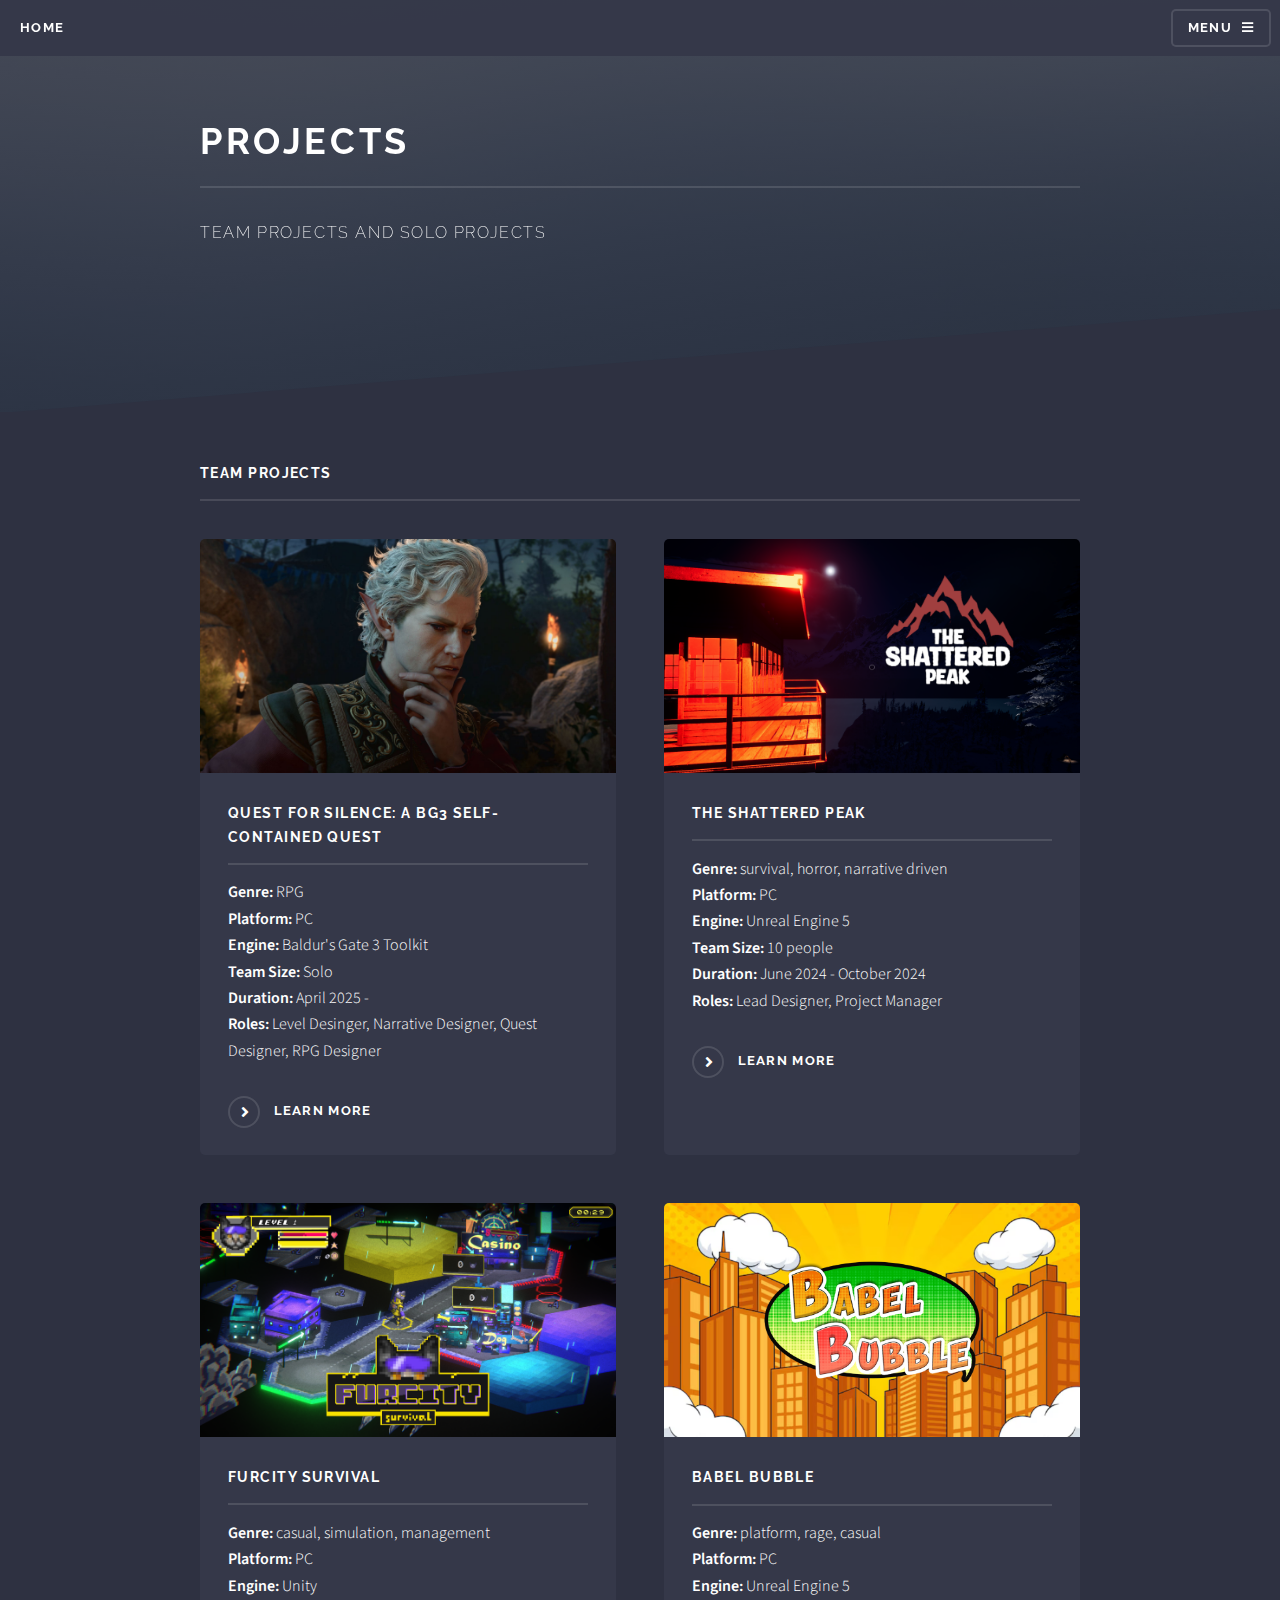
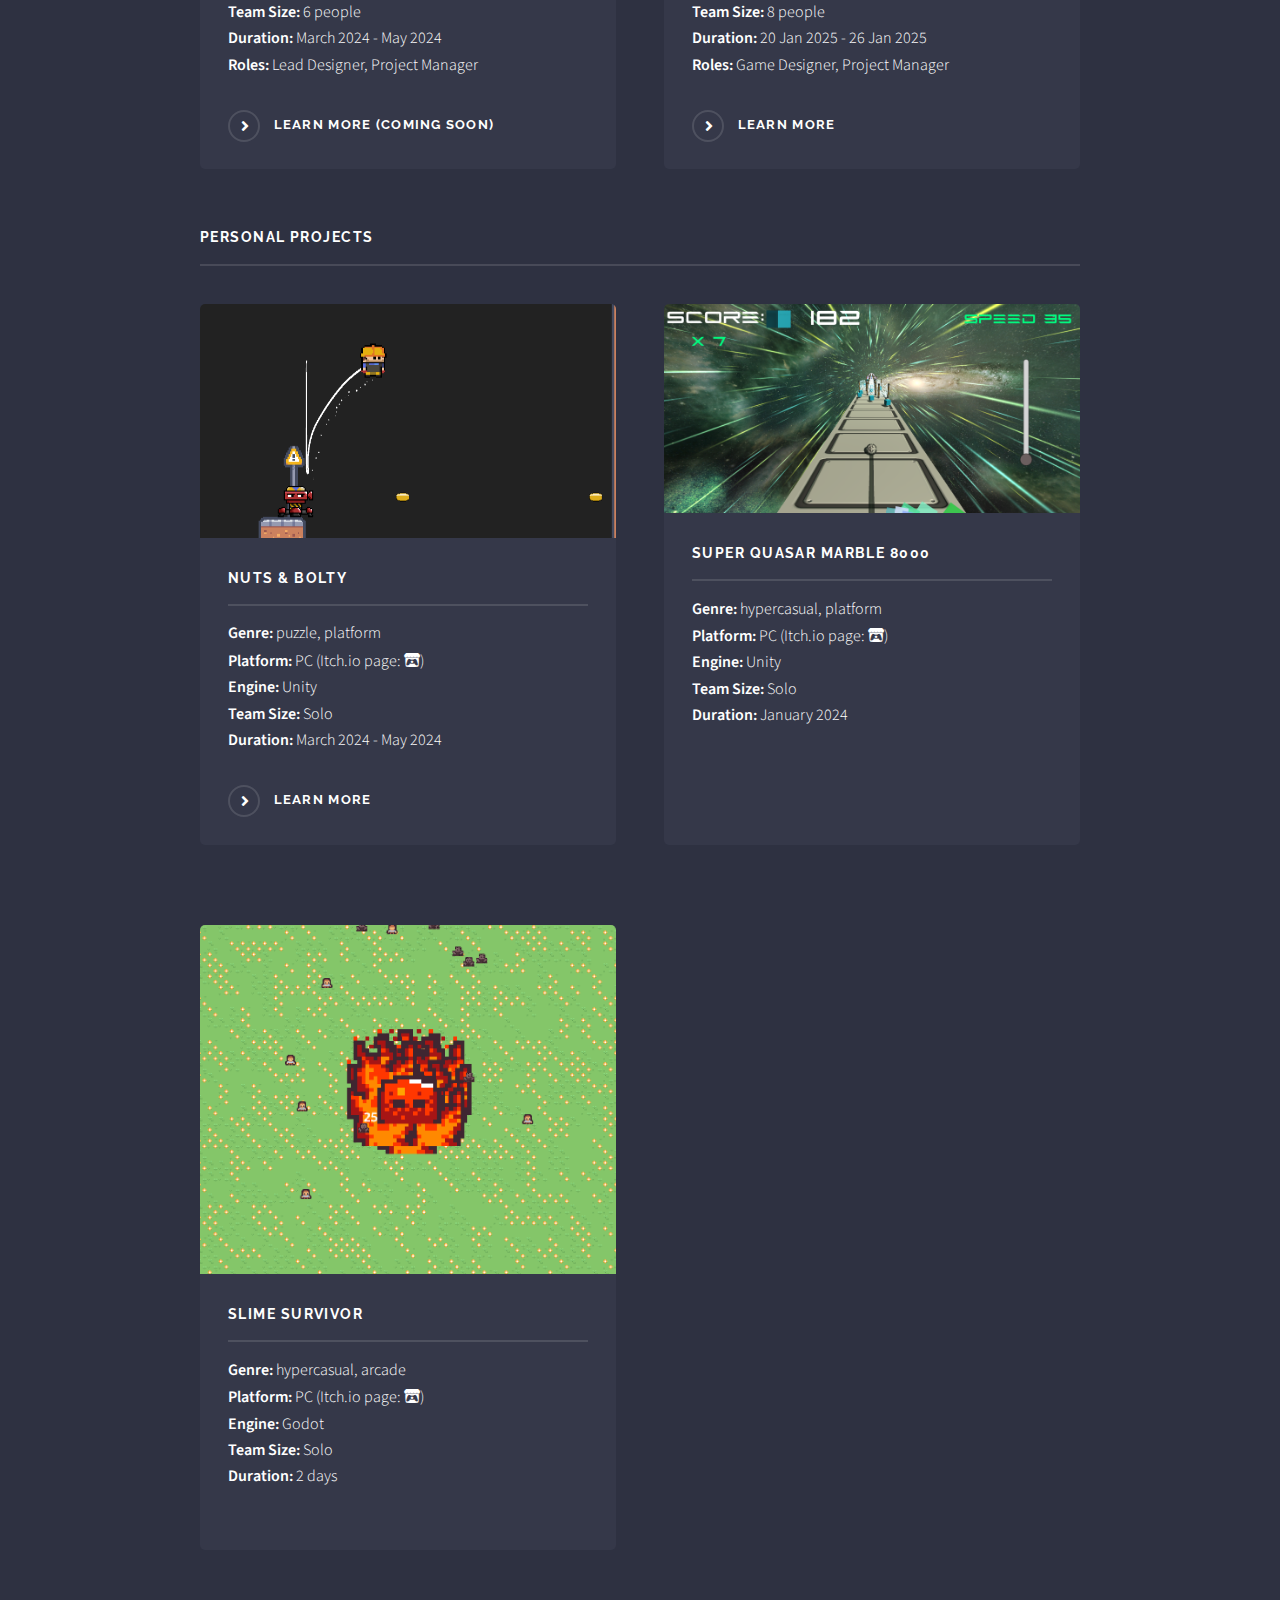
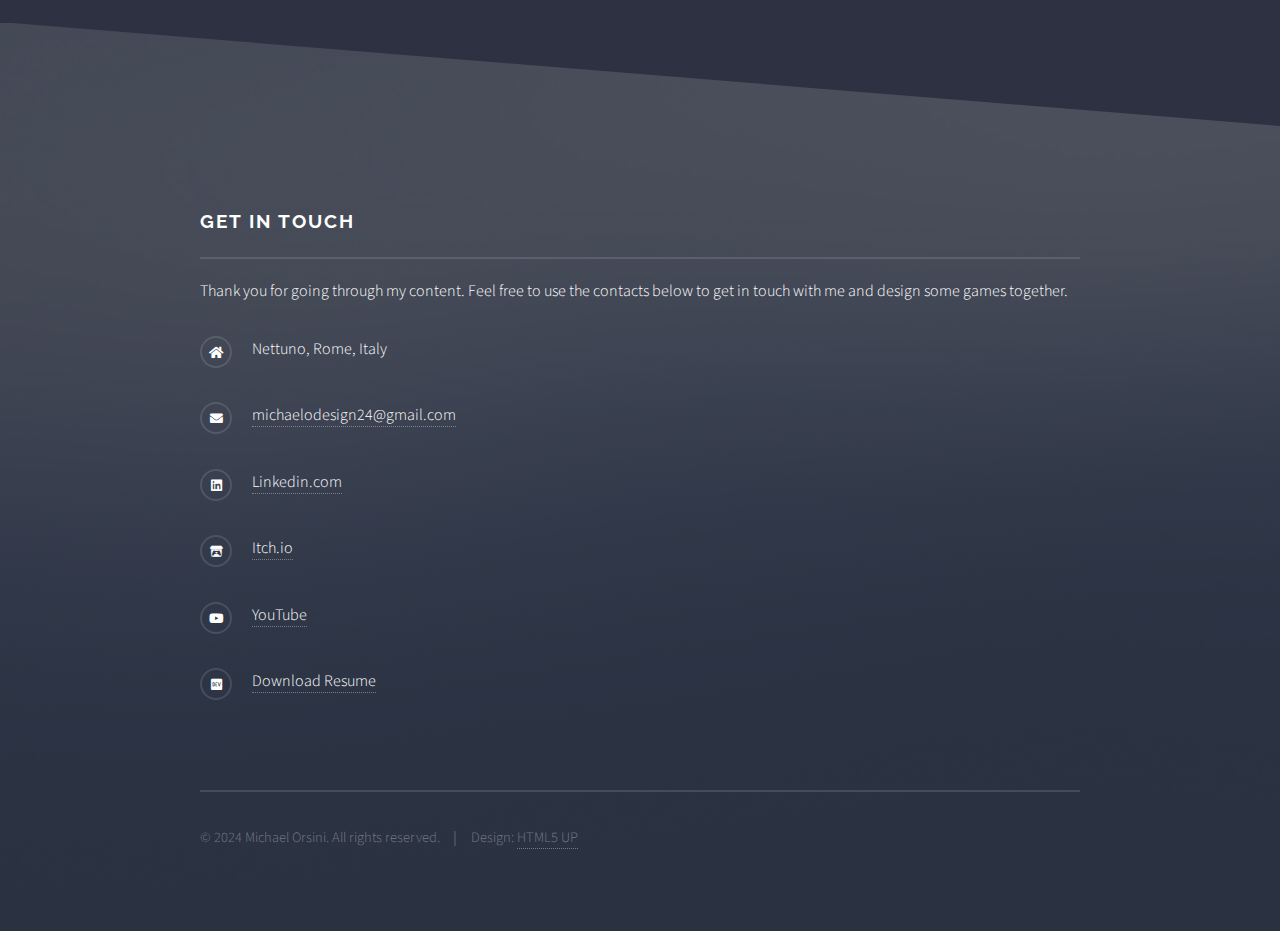
<file: projects.html>
<!DOCTYPE HTML>
<!--
	Solid State by HTML5 UP
	html5up.net | @ajlkn
	Free for personal and commercial use under the CCA 3.0 license (html5up.net/license)
-->
<html>
	<head>
		<title>Michael's Portfolio - Projects</title>
		<meta charset="utf-8" />
		<meta name="viewport" content="width=device-width, initial-scale=1, user-scalable=no" />
		<link rel="stylesheet" href="assets/css/main.css" />
		<noscript><link rel="stylesheet" href="assets/css/noscript.css" /></noscript>
	</head>
	<body class="is-preload">

		<!-- Page Wrapper -->
			<div id="page-wrapper">

				<!-- Header -->
					<header id="header">
						<h1><a href="index.html">Home</a></h1>
						<nav>
							<a href="#menu">Menu</a>
						</nav>
					</header>

				<!-- Menu -->
					<nav id="menu">
						<div class="inner">
							<h2>Menu</h2>
							<ul class="links">
								<li><a href="index.html">Home</a></li>
								<li><a href="projects.html">Projects</a></li>
								<li><a href="documentation.html">Documentation</a></li>
								<li><a href="about.html">Get to Know Me</a></li>
								<li><a href="files/MichaelOrsini_Resume.pdf" download="MichaelOrsini_Resume">Download Resume</a></li>
							</ul>
							<a href="#" class="close">Close</a>
						</div>
					</nav>

				<!-- Wrapper -->
					<section id="banner">
						<header>
							<div class="inner">
								<h2>Projects</h2>
								<p>Team Projects and Solo Projects</p>
							</div>
						</header>
					</section>

					<section id="wrapper">
						<!-- Content -->
							<div class="wrapper">
								<div class="inner">

									<h3 class="major">Team Projects</h3>

									<section class="features">
										<article>
											<a href="Silence_BG3.html" class="image"><img src="images/BG3_LevelDesign.jpg" alt="" /></a>
											<h3 class="major">Quest for Silence: A BG3 self-contained quest</h3>
											<p><b>Genre:</b> RPG </br>
											<b>Platform:</b> PC </br>
											<b>Engine:</b> Baldur's Gate 3 Toolkit </br>
											<b>Team Size:</b> Solo </br>
											<b>Duration:</b> April 2025 - </br>
											<b>Roles:</b> Level Desinger, Narrative Designer, Quest Designer, RPG Designer</p>
											<a href="Silence_BG3.html" class="special">Learn more</a>
										</article>
										<article>
											<a href="TheShatteredPeak.html" class="image"><img src="images/TSPPreview.png" alt="" /></a>
											<h3 class="major">The Shattered Peak</h3>
											<p><b>Genre:</b> survival, horror, narrative driven </br>
											<b>Platform:</b> PC </br>
											<b>Engine:</b> Unreal Engine 5 </br>
											<b>Team Size:</b> 10 people </br>
											<b>Duration:</b> June 2024 - October 2024 </br>
											<b>Roles:</b> Lead Designer, Project Manager</p>
											<a href="TheShatteredPeak.html" class="special">Learn more</a>
										</article>
										<article>
											<a href="#" class="image"><img src="images/FurCityCover.png" alt="" /></a>
											<h3 class="major">FurCity Survival</h3>
											<p><b>Genre:</b> casual, simulation, management  </br>
											<b>Platform:</b> PC </br>
											<b>Engine:</b> Unity </br>
											<b>Team Size:</b> 6 people </br>
											<b>Duration:</b> March 2024 - May 2024 </br>
											<b>Roles:</b> Lead Designer, Project Manager</p>
											<a href="#" class="special">Learn more (coming soon)</a>
										</article>
										<article>
											<a href="BabelBubble.html" class="image"><img src="images/Babel Bubble Cover.png" alt="" /></a>
											<h3 class="major">Babel Bubble</h3>
											<p><b>Genre:</b> platform, rage, casual  </br>
											<b>Platform:</b> PC </br>
											<b>Engine:</b> Unreal Engine 5</br>
											<b>Team Size:</b> 8 people </br>
											<b>Duration:</b> 20 Jan 2025 - 26 Jan 2025 </br>
											<b>Roles:</b> Game Designer, Project Manager</p>
											<a href="BabelBubble.html" class="special">Learn more</a>
										</article>
									</section>

									<h3 class="major">Personal Projects</h3>

									<section class="features">
										<article>
											<a href="NutsAndBolty.html" class="image"><img src="images/N&BCoverImage.png" alt="" /></a>
											<h3 class="major">Nuts & Bolty</h3>
											<p><b>Genre:</b> puzzle, platform</br>
											<b>Platform:</b> PC (Itch.io page: <a href="https://maimichaeldev.itch.io/nuts-bolty" class="icon brands fa-itch-io" target="_blank" rel="noopener noreferrer">)</a></br>
											<b>Engine:</b> Unity </br>
											<b>Team Size:</b> Solo </br>
											<b>Duration:</b> March 2024 - May 2024 </br></p>
											<a href="NutsAndBolty.html" class="special">Learn more</a>
										</article>
										<article>
											<a href="https://maimichaeldev.itch.io/superquasarmarble8000" class="image" target="_blank"><img src="images/SQMCover.png" alt="" /></a>
											<h3 class="major">Super Quasar Marble 8000</h3>
											<p><b>Genre:</b> hypercasual, platform </br>
											<b>Platform:</b> PC (Itch.io page: <a href="https://maimichaeldev.itch.io/superquasarmarble8000" class="icon brands fa-itch-io" target="_blank" rel="noopener noreferrer">)</a></br>
											<b>Engine:</b> Unity </br>
											<b>Team Size:</b> Solo </br>
											<b>Duration:</b> January 2024 </br>
											</br>
											</p>
										</article>
									</section>

									<section class="features">
										<article>
											<a href="https://maimichaeldev.itch.io/slime-survivor" class="image" target="_blank"><img src="images/FireSlime.png" alt="" /></a>
											<h3 class="major">Slime Survivor</h3>
											<p><b>Genre:</b> hypercasual, arcade</br>
											<b>Platform:</b> PC (Itch.io page: <a href="https://maimichaeldev.itch.io/slime-survivor" class="icon brands fa-itch-io" target="_blank" rel="noopener noreferrer">)</a></br>
											<b>Engine:</b> Godot </br>
											<b>Team Size:</b> Solo </br>
											<b>Duration:</b> 2 days </br>
											</br>
											</p>
										</article>
									</section>

								</div>
							</div>

					</section>

				<!-- Footer -->
				<section id="footer">
					<div class="inner">
						<h2 class="major">Get in touch</h2>
						<p>Thank you for going through my content. Feel free to use the contacts below to get in touch with me and design some games together. </p>
						<!--form method="post" action="#">
							<div class="fields">
								<div class="field">
									<label for="name">Name</label>
									<input type="text" name="name" id="name" />
								</div>
								<div class="field">
									<label for="email">Email</label>
									<input type="email" name="email" id="email" />
								</div>
								<div class="field">
									<label for="message">Message</label>
									<textarea name="message" id="message" rows="4"></textarea>
								</div>
							</div>
							<ul class="actions">
								<li><input type="submit" value="Send Message" /></li>
							</ul>
						</form-->
						<ul class="contact">
							<li class="icon solid fa-home">Nettuno, Rome, Italy</li>
							<li class="icon solid fa-envelope"><a href="michaelodesign24@gmail.com" target="_blank" rel="noopener noreferrer">michaelodesign24@gmail.com</a></li>
							<li class="icon brands fa-linkedin"><a href="https://www.linkedin.com/in/michael-orsini-38bb18179/" target="_blank" rel="noopener noreferrer">Linkedin.com</a></li>
							<li class="icon brands fa-itch-io"><a href="https://maimichaeldev.itch.io/" target="_blank" rel="noopener noreferrer">Itch.io</a></li>
							<li class="icon brands fa-youtube"><a href="https://www.youtube.com/@MichaelOrsini-wj8hm" target="_blank" rel="noopener noreferrer">YouTube</a></li>
							<li class="icon brands fa-dev"><a href="files/MichaelOrsini_Resume.pdf" download="MichaelOrsini_Resume">Download Resume</a></li>
						</ul>
						<ul class="copyright">
							<li>&copy; 2024 Michael Orsini. All rights reserved.</li><li>Design: <a href="http://html5up.net" target="_blank" rel="noopener noreferrer">HTML5 UP</a></li>
						</ul>
					</div>
				</section>

			</div>

		<!-- Scripts -->
			<script src="assets/js/jquery.min.js"></script>
			<script src="assets/js/jquery.scrollex.min.js"></script>
			<script src="assets/js/browser.min.js"></script>
			<script src="assets/js/breakpoints.min.js"></script>
			<script src="assets/js/util.js"></script>
			<script src="assets/js/main.js"></script>

	</body>
</html>
</file>
<file: assets/css/noscript.css>
/*
	Solid State by HTML5 UP
	html5up.net | @ajlkn
	Free for personal and commercial use under the CCA 3.0 license (html5up.net/license)
*/

/* Banner */

	body.is-preload #banner .logo {
		-moz-transform: none;
		-webkit-transform: none;
		-ms-transform: none;
		transform: none;
		opacity: 1;
	}

	body.is-preload #banner h2 {
		opacity: 1;
		-moz-transform: none;
		-webkit-transform: none;
		-ms-transform: none;
		transform: none;
		-moz-filter: none;
		-webkit-filter: none;
		-ms-filter: none;
		filter: none;
	}

	body.is-preload #banner p {
		opacity: 01;
		-moz-transform: none;
		-webkit-transform: none;
		-ms-transform: none;
		transform: none;
		-moz-filter: none;
		-webkit-filter: none;
		-ms-filter: none;
		filter: none;
	}
</file>
<file: assets/css/main.css>
@import url(fontawesome-all.min.css);
@import url("https://fonts.googleapis.com/css?family=Raleway:200,700|Source+Sans+Pro:300,600,300italic,600italic");

/*
	Solid State by HTML5 UP
	html5up.net | @ajlkn
	Free for personal and commercial use under the CCA 3.0 license (html5up.net/license)
*/

html, body, div, span, applet, object,
iframe, h1, h2, h3, h4, h5, h6, p, blockquote,
pre, a, abbr, acronym, address, big, cite,
code, del, dfn, em, img, ins, kbd, q, s, samp,
small, strike, strong, sub, sup, tt, var, b,
u, i, center, dl, dt, dd, ol, ul, li, fieldset,
form, label, legend, table, caption, tbody,
tfoot, thead, tr, th, td, article, aside,
canvas, details, embed, figure, figcaption,
footer, header, hgroup, menu, nav, output, ruby,
section, summary, time, mark, audio, video {
	margin: 0;
	padding: 0;
	border: 0;
	font-size: 100%;
	font: inherit;
	vertical-align: baseline;}

article, aside, details, figcaption, figure,
footer, header, hgroup, menu, nav, section {
	display: block;}

body {
	line-height: 1;
}

ol, ul {
	list-style: none;
}

blockquote, q {
	quotes: none;
}

	blockquote:before, blockquote:after, q:before, q:after {
		content: '';
		content: none;
	}

table {
	border-collapse: collapse;
	border-spacing: 0;
}

body {
	-webkit-text-size-adjust: none;
}

mark {
	background-color: transparent;
	color: inherit;
}

input::-moz-focus-inner {
	border: 0;
	padding: 0;
}

input, select, textarea {
	-moz-appearance: none;
	-webkit-appearance: none;
	-ms-appearance: none;
	appearance: none;
}

/* Basic */

	@-ms-viewport {
		width: device-width;
	}

	body {
		-ms-overflow-style: scrollbar;
	}

	@media screen and (max-width: 480px) {

		html, body {
			min-width: 320px;
		}

	}

	html {
		box-sizing: border-box;
	}

	*, *:before, *:after {
		box-sizing: inherit;
	}

	body {
		background-color: #2e3141;
		background-image: linear-gradient(to top, rgba(46, 49, 65, 0.8), rgba(46, 49, 65, 0.8)), url("../../images/bg.jpg");
		background-size: auto, cover;
		background-attachment: fixed, fixed;
		background-position: center, center;
	}

		body.is-preload *, body.is-preload *:before, body.is-preload *:after {
			-moz-animation: none !important;
			-webkit-animation: none !important;
			-ms-animation: none !important;
			animation: none !important;
			-moz-transition: none !important;
			-webkit-transition: none !important;
			-ms-transition: none !important;
			transition: none !important;
		}

/* Type */

	body, input, select, textarea {
		color: #ffffff;
		font-family: "Source Sans Pro", Helvetica, sans-serif;
		font-size: 16.5pt;
		font-weight: 300;
		line-height: 1.65;
	}

		@media screen and (max-width: 1680px) {

			body, input, select, textarea {
				font-size: 13pt;
			}

		}

		@media screen and (max-width: 1280px) {

			body, input, select, textarea {
				font-size: 12pt;
			}

		}

		@media screen and (max-width: 980px) {

			body, input, select, textarea {
				font-size: 12pt;
			}

		}

		@media screen and (max-width: 736px) {

			body, input, select, textarea {
				font-size: 12pt;
			}

		}

		@media screen and (max-width: 480px) {

			body, input, select, textarea {
				font-size: 12pt;
			}

		}

	a {
		-moz-transition: color 0.2s ease-in-out, border-bottom-color 0.2s ease-in-out;
		-webkit-transition: color 0.2s ease-in-out, border-bottom-color 0.2s ease-in-out;
		-ms-transition: color 0.2s ease-in-out, border-bottom-color 0.2s ease-in-out;
		transition: color 0.2s ease-in-out, border-bottom-color 0.2s ease-in-out;
		border-bottom: dotted 1px rgba(255, 255, 255, 0.35);
		color: #ffffff;
		text-decoration: none;
	}

		a:hover {
			border-bottom-color: transparent;
			color: #ffffff !important;
		}

		a.special:not(.button) {
			text-decoration: none;
			border-bottom: 0;
			display: block;
			font-family: Raleway, Helvetica, sans-serif;
			font-size: 0.8em;
			font-weight: 700;
			letter-spacing: 0.1em;
			margin: 0 0 2em 0;
			text-transform: uppercase;
		}

			a.special:not(.button):before {
				-moz-osx-font-smoothing: grayscale;
				-webkit-font-smoothing: antialiased;
				display: inline-block;
				font-style: normal;
				font-variant: normal;
				text-rendering: auto;
				line-height: 1;
				text-transform: none !important;
				font-family: 'Font Awesome 5 Free';
				font-weight: 900;
			}

			a.special:not(.button):before {
				-moz-transition: background-color 0.2s ease-in-out;
				-webkit-transition: background-color 0.2s ease-in-out;
				-ms-transition: background-color 0.2s ease-in-out;
				transition: background-color 0.2s ease-in-out;
				border-radius: 100%;
				border: solid 2px rgba(255, 255, 255, 0.125);
				content: '\f105';
				display: inline-block;
				font-size: 1.25em;
				height: 2em;
				line-height: 1.75em;
				margin-right: 0.85em;
				text-align: center;
				text-indent: 0.15em;
				vertical-align: middle;
				width: 2em;
			}

			a.special:not(.button):hover:before {
				background-color: rgba(255, 255, 255, 0.025);
			}

			a.special:not(.button):active:before {
				background-color: rgba(255, 255, 255, 0.075);
			}

	strong, b {
		color: #ffffff;
		font-weight: 600;
	}

	em, i {
		font-style: italic;
	}

	p {
		margin: 0 0 2em 0;
	}

	h1, h2, h3, h4, h5, h6 {
		color: #ffffff;
		font-family: Raleway, Helvetica, sans-serif;
		font-weight: 700;
		letter-spacing: 0.1em;
		margin: 0 0 1em 0;
		text-transform: uppercase;
	}

		h1 a, h2 a, h3 a, h4 a, h5 a, h6 a {
			color: inherit;
			text-decoration: none;
			border-bottom: 0;
		}

		h1 span, h2 span, h3 span, h4 span, h5 span, h6 span {
			font-weight: 200;
		}

		h1.major, h2.major, h3.major, h4.major, h5.major, h6.major {
			padding-bottom: 1em;
			border-bottom: solid 2px rgba(255, 255, 255, 0.125);
		}

	h2 {
		font-size: 1.2em;
	}

	h3 {
		font-size: 0.9em;
	}

	h4 {
		font-size: 0.7em;
	}

	h5 {
		font-size: 0.7em;
	}

	h6 {
		font-size: 0.7em;
	}

	@media screen and (max-width: 736px) {

		h2 {
			font-size: 1em;
		}

		h3 {
			font-size: 0.8em;
		}

	}

	sub {
		font-size: 0.8em;
		position: relative;
		top: 0.5em;
	}

	sup {
		font-size: 0.8em;
		position: relative;
		top: -0.5em;
	}

	blockquote {
		border-left: solid 4px rgba(255, 255, 255, 0.125);
		font-style: italic;
		margin: 0 0 2em 0;
		padding: 0.5em 0 0.5em 2em;
	}

	code {
		background: rgba(255, 255, 255, 0.025);
		border-radius: 5px;
		border: solid 2px rgba(255, 255, 255, 0.125);
		font-family: "Courier New", monospace;
		font-size: 0.9em;
		margin: 0 0.25em;
		padding: 0.25em 0.65em;
	}

	pre {
		-webkit-overflow-scrolling: touch;
		font-family: "Courier New", monospace;
		font-size: 0.9em;
		margin: 0 0 2em 0;
	}

		pre code {
			display: block;
			line-height: 1.75em;
			padding: 1em 1.5em;
			overflow-x: auto;
		}

	hr {
		border: 0;
		border-bottom: solid 2px rgba(255, 255, 255, 0.125);
		margin: 2.5em 0;
	}

		hr.major {
			margin: 4em 0;
		}

	.align-left {
		text-align: left;
	}

	.align-center {
		text-align: center;
	}

	.align-right {
		text-align: right;
	}

/* Row */

	.row {
		display: flex;
		flex-wrap: wrap;
		box-sizing: border-box;
		align-items: stretch;
	}

		.row > * {
			box-sizing: border-box;
		}

		.row.gtr-uniform > * > :last-child {
			margin-bottom: 0;
		}

		.row.aln-left {
			justify-content: flex-start;
		}

		.row.aln-center {
			justify-content: center;
		}

		.row.aln-right {
			justify-content: flex-end;
		}

		.row.aln-top {
			align-items: flex-start;
		}

		.row.aln-middle {
			align-items: center;
		}

		.row.aln-bottom {
			align-items: flex-end;
		}

		.row > .imp {
			order: -1;
		}

		.row > .col-1 {
			width: 8.33333%;
		}

		.row > .off-1 {
			margin-left: 8.33333%;
		}

		.row > .col-2 {
			width: 16.66667%;
		}

		.row > .off-2 {
			margin-left: 16.66667%;
		}

		.row > .col-3 {
			width: 25%;
		}

		.row > .off-3 {
			margin-left: 25%;
		}

		.row > .col-4 {
			width: 33.33333%;
		}

		.row > .off-4 {
			margin-left: 33.33333%;
		}

		.row > .col-5 {
			width: 41.66667%;
		}

		.row > .off-5 {
			margin-left: 41.66667%;
		}

		.row > .col-6 {
			width: 50%;
		}

		.row > .off-6 {
			margin-left: 50%;
		}

		.row > .col-7 {
			width: 58.33333%;
		}

		.row > .off-7 {
			margin-left: 58.33333%;
		}

		.row > .col-8 {
			width: 66.66667%;
		}

		.row > .off-8 {
			margin-left: 66.66667%;
		}

		.row > .col-9 {
			width: 75%;
		}

		.row > .off-9 {
			margin-left: 75%;
		}

		.row > .col-10 {
			width: 83.33333%;
		}

		.row > .off-10 {
			margin-left: 83.33333%;
		}

		.row > .col-11 {
			width: 91.66667%;
		}

		.row > .off-11 {
			margin-left: 91.66667%;
		}

		.row > .col-12 {
			width: 100%;
		}

		.row > .off-12 {
			margin-left: 100%;
		}

		.row.gtr-0 {
			margin-top: 0;
			margin-left: 0em;
		}

			.row.gtr-0 > * {
				padding: 0 0 0 0em;
			}

			.row.gtr-0.gtr-uniform {
				margin-top: 0em;
			}

				.row.gtr-0.gtr-uniform > * {
					padding-top: 0em;
				}

		.row.gtr-25 {
			margin-top: 0;
			margin-left: -0.4375em;
		}

			.row.gtr-25 > * {
				padding: 0 0 0 0.4375em;
			}

			.row.gtr-25.gtr-uniform {
				margin-top: -0.4375em;
			}

				.row.gtr-25.gtr-uniform > * {
					padding-top: 0.4375em;
				}

		.row.gtr-50 {
			margin-top: 0;
			margin-left: -0.875em;
		}

			.row.gtr-50 > * {
				padding: 0 0 0 0.875em;
			}

			.row.gtr-50.gtr-uniform {
				margin-top: -0.875em;
			}

				.row.gtr-50.gtr-uniform > * {
					padding-top: 0.875em;
				}

		.row {
			margin-top: 0;
			margin-left: -1.75em;
		}

			.row > * {
				padding: 0 0 0 1.75em;
			}

			.row.gtr-uniform {
				margin-top: -1.75em;
			}

				.row.gtr-uniform > * {
					padding-top: 1.75em;
				}

		.row.gtr-150 {
			margin-top: 0;
			margin-left: -2.625em;
		}

			.row.gtr-150 > * {
				padding: 0 0 0 2.625em;
			}

			.row.gtr-150.gtr-uniform {
				margin-top: -2.625em;
			}

				.row.gtr-150.gtr-uniform > * {
					padding-top: 2.625em;
				}

		.row.gtr-200 {
			margin-top: 0;
			margin-left: -3.5em;
		}

			.row.gtr-200 > * {
				padding: 0 0 0 3.5em;
			}

			.row.gtr-200.gtr-uniform {
				margin-top: -3.5em;
			}

				.row.gtr-200.gtr-uniform > * {
					padding-top: 3.5em;
				}

		@media screen and (max-width: 1680px) {

			.row {
				display: flex;
				flex-wrap: wrap;
				box-sizing: border-box;
				align-items: stretch;
			}

				.row > * {
					box-sizing: border-box;
				}

				.row.gtr-uniform > * > :last-child {
					margin-bottom: 0;
				}

				.row.aln-left {
					justify-content: flex-start;
				}

				.row.aln-center {
					justify-content: center;
				}

				.row.aln-right {
					justify-content: flex-end;
				}

				.row.aln-top {
					align-items: flex-start;
				}

				.row.aln-middle {
					align-items: center;
				}

				.row.aln-bottom {
					align-items: flex-end;
				}

				.row > .imp-xlarge {
					order: -1;
				}

				.row > .col-1-xlarge {
					width: 8.33333%;
				}

				.row > .off-1-xlarge {
					margin-left: 8.33333%;
				}

				.row > .col-2-xlarge {
					width: 16.66667%;
				}

				.row > .off-2-xlarge {
					margin-left: 16.66667%;
				}

				.row > .col-3-xlarge {
					width: 25%;
				}

				.row > .off-3-xlarge {
					margin-left: 25%;
				}

				.row > .col-4-xlarge {
					width: 33.33333%;
				}

				.row > .off-4-xlarge {
					margin-left: 33.33333%;
				}

				.row > .col-5-xlarge {
					width: 41.66667%;
				}

				.row > .off-5-xlarge {
					margin-left: 41.66667%;
				}

				.row > .col-6-xlarge {
					width: 50%;
				}

				.row > .off-6-xlarge {
					margin-left: 50%;
				}

				.row > .col-7-xlarge {
					width: 58.33333%;
				}

				.row > .off-7-xlarge {
					margin-left: 58.33333%;
				}

				.row > .col-8-xlarge {
					width: 66.66667%;
				}

				.row > .off-8-xlarge {
					margin-left: 66.66667%;
				}

				.row > .col-9-xlarge {
					width: 75%;
				}

				.row > .off-9-xlarge {
					margin-left: 75%;
				}

				.row > .col-10-xlarge {
					width: 83.33333%;
				}

				.row > .off-10-xlarge {
					margin-left: 83.33333%;
				}

				.row > .col-11-xlarge {
					width: 91.66667%;
				}

				.row > .off-11-xlarge {
					margin-left: 91.66667%;
				}

				.row > .col-12-xlarge {
					width: 100%;
				}

				.row > .off-12-xlarge {
					margin-left: 100%;
				}

				.row.gtr-0 {
					margin-top: 0;
					margin-left: 0em;
				}

					.row.gtr-0 > * {
						padding: 0 0 0 0em;
					}

					.row.gtr-0.gtr-uniform {
						margin-top: 0em;
					}

						.row.gtr-0.gtr-uniform > * {
							padding-top: 0em;
						}

				.row.gtr-25 {
					margin-top: 0;
					margin-left: -0.4375em;
				}

					.row.gtr-25 > * {
						padding: 0 0 0 0.4375em;
					}

					.row.gtr-25.gtr-uniform {
						margin-top: -0.4375em;
					}

						.row.gtr-25.gtr-uniform > * {
							padding-top: 0.4375em;
						}

				.row.gtr-50 {
					margin-top: 0;
					margin-left: -0.875em;
				}

					.row.gtr-50 > * {
						padding: 0 0 0 0.875em;
					}

					.row.gtr-50.gtr-uniform {
						margin-top: -0.875em;
					}

						.row.gtr-50.gtr-uniform > * {
							padding-top: 0.875em;
						}

				.row {
					margin-top: 0;
					margin-left: -1.75em;
				}

					.row > * {
						padding: 0 0 0 1.75em;
					}

					.row.gtr-uniform {
						margin-top: -1.75em;
					}

						.row.gtr-uniform > * {
							padding-top: 1.75em;
						}

				.row.gtr-150 {
					margin-top: 0;
					margin-left: -2.625em;
				}

					.row.gtr-150 > * {
						padding: 0 0 0 2.625em;
					}

					.row.gtr-150.gtr-uniform {
						margin-top: -2.625em;
					}

						.row.gtr-150.gtr-uniform > * {
							padding-top: 2.625em;
						}

				.row.gtr-200 {
					margin-top: 0;
					margin-left: -3.5em;
				}

					.row.gtr-200 > * {
						padding: 0 0 0 3.5em;
					}

					.row.gtr-200.gtr-uniform {
						margin-top: -3.5em;
					}

						.row.gtr-200.gtr-uniform > * {
							padding-top: 3.5em;
						}

		}

		@media screen and (max-width: 1280px) {

			.row {
				display: flex;
				flex-wrap: wrap;
				box-sizing: border-box;
				align-items: stretch;
			}

				.row > * {
					box-sizing: border-box;
				}

				.row.gtr-uniform > * > :last-child {
					margin-bottom: 0;
				}

				.row.aln-left {
					justify-content: flex-start;
				}

				.row.aln-center {
					justify-content: center;
				}

				.row.aln-right {
					justify-content: flex-end;
				}

				.row.aln-top {
					align-items: flex-start;
				}

				.row.aln-middle {
					align-items: center;
				}

				.row.aln-bottom {
					align-items: flex-end;
				}

				.row > .imp-large {
					order: -1;
				}

				.row > .col-1-large {
					width: 8.33333%;
				}

				.row > .off-1-large {
					margin-left: 8.33333%;
				}

				.row > .col-2-large {
					width: 16.66667%;
				}

				.row > .off-2-large {
					margin-left: 16.66667%;
				}

				.row > .col-3-large {
					width: 25%;
				}

				.row > .off-3-large {
					margin-left: 25%;
				}

				.row > .col-4-large {
					width: 33.33333%;
				}

				.row > .off-4-large {
					margin-left: 33.33333%;
				}

				.row > .col-5-large {
					width: 41.66667%;
				}

				.row > .off-5-large {
					margin-left: 41.66667%;
				}

				.row > .col-6-large {
					width: 50%;
				}

				.row > .off-6-large {
					margin-left: 50%;
				}

				.row > .col-7-large {
					width: 58.33333%;
				}

				.row > .off-7-large {
					margin-left: 58.33333%;
				}

				.row > .col-8-large {
					width: 66.66667%;
				}

				.row > .off-8-large {
					margin-left: 66.66667%;
				}

				.row > .col-9-large {
					width: 75%;
				}

				.row > .off-9-large {
					margin-left: 75%;
				}

				.row > .col-10-large {
					width: 83.33333%;
				}

				.row > .off-10-large {
					margin-left: 83.33333%;
				}

				.row > .col-11-large {
					width: 91.66667%;
				}

				.row > .off-11-large {
					margin-left: 91.66667%;
				}

				.row > .col-12-large {
					width: 100%;
				}

				.row > .off-12-large {
					margin-left: 100%;
				}

				.row.gtr-0 {
					margin-top: 0;
					margin-left: 0em;
				}

					.row.gtr-0 > * {
						padding: 0 0 0 0em;
					}

					.row.gtr-0.gtr-uniform {
						margin-top: 0em;
					}

						.row.gtr-0.gtr-uniform > * {
							padding-top: 0em;
						}

				.row.gtr-25 {
					margin-top: 0;
					margin-left: -0.4375em;
				}

					.row.gtr-25 > * {
						padding: 0 0 0 0.4375em;
					}

					.row.gtr-25.gtr-uniform {
						margin-top: -0.4375em;
					}

						.row.gtr-25.gtr-uniform > * {
							padding-top: 0.4375em;
						}

				.row.gtr-50 {
					margin-top: 0;
					margin-left: -0.875em;
				}

					.row.gtr-50 > * {
						padding: 0 0 0 0.875em;
					}

					.row.gtr-50.gtr-uniform {
						margin-top: -0.875em;
					}

						.row.gtr-50.gtr-uniform > * {
							padding-top: 0.875em;
						}

				.row {
					margin-top: 0;
					margin-left: -1.75em;
				}

					.row > * {
						padding: 0 0 0 1.75em;
					}

					.row.gtr-uniform {
						margin-top: -1.75em;
					}

						.row.gtr-uniform > * {
							padding-top: 1.75em;
						}

				.row.gtr-150 {
					margin-top: 0;
					margin-left: -2.625em;
				}

					.row.gtr-150 > * {
						padding: 0 0 0 2.625em;
					}

					.row.gtr-150.gtr-uniform {
						margin-top: -2.625em;
					}

						.row.gtr-150.gtr-uniform > * {
							padding-top: 2.625em;
						}

				.row.gtr-200 {
					margin-top: 0;
					margin-left: -3.5em;
				}

					.row.gtr-200 > * {
						padding: 0 0 0 3.5em;
					}

					.row.gtr-200.gtr-uniform {
						margin-top: -3.5em;
					}

						.row.gtr-200.gtr-uniform > * {
							padding-top: 3.5em;
						}

		}

		@media screen and (max-width: 980px) {

			.row {
				display: flex;
				flex-wrap: wrap;
				box-sizing: border-box;
				align-items: stretch;
			}

				.row > * {
					box-sizing: border-box;
				}

				.row.gtr-uniform > * > :last-child {
					margin-bottom: 0;
				}

				.row.aln-left {
					justify-content: flex-start;
				}

				.row.aln-center {
					justify-content: center;
				}

				.row.aln-right {
					justify-content: flex-end;
				}

				.row.aln-top {
					align-items: flex-start;
				}

				.row.aln-middle {
					align-items: center;
				}

				.row.aln-bottom {
					align-items: flex-end;
				}

				.row > .imp-medium {
					order: -1;
				}

				.row > .col-1-medium {
					width: 8.33333%;
				}

				.row > .off-1-medium {
					margin-left: 8.33333%;
				}

				.row > .col-2-medium {
					width: 16.66667%;
				}

				.row > .off-2-medium {
					margin-left: 16.66667%;
				}

				.row > .col-3-medium {
					width: 25%;
				}

				.row > .off-3-medium {
					margin-left: 25%;
				}

				.row > .col-4-medium {
					width: 33.33333%;
				}

				.row > .off-4-medium {
					margin-left: 33.33333%;
				}

				.row > .col-5-medium {
					width: 41.66667%;
				}

				.row > .off-5-medium {
					margin-left: 41.66667%;
				}

				.row > .col-6-medium {
					width: 50%;
				}

				.row > .off-6-medium {
					margin-left: 50%;
				}

				.row > .col-7-medium {
					width: 58.33333%;
				}

				.row > .off-7-medium {
					margin-left: 58.33333%;
				}

				.row > .col-8-medium {
					width: 66.66667%;
				}

				.row > .off-8-medium {
					margin-left: 66.66667%;
				}

				.row > .col-9-medium {
					width: 75%;
				}

				.row > .off-9-medium {
					margin-left: 75%;
				}

				.row > .col-10-medium {
					width: 83.33333%;
				}

				.row > .off-10-medium {
					margin-left: 83.33333%;
				}

				.row > .col-11-medium {
					width: 91.66667%;
				}

				.row > .off-11-medium {
					margin-left: 91.66667%;
				}

				.row > .col-12-medium {
					width: 100%;
				}

				.row > .off-12-medium {
					margin-left: 100%;
				}

				.row.gtr-0 {
					margin-top: 0;
					margin-left: 0em;
				}

					.row.gtr-0 > * {
						padding: 0 0 0 0em;
					}

					.row.gtr-0.gtr-uniform {
						margin-top: 0em;
					}

						.row.gtr-0.gtr-uniform > * {
							padding-top: 0em;
						}

				.row.gtr-25 {
					margin-top: 0;
					margin-left: -0.4375em;
				}

					.row.gtr-25 > * {
						padding: 0 0 0 0.4375em;
					}

					.row.gtr-25.gtr-uniform {
						margin-top: -0.4375em;
					}

						.row.gtr-25.gtr-uniform > * {
							padding-top: 0.4375em;
						}

				.row.gtr-50 {
					margin-top: 0;
					margin-left: -0.875em;
				}

					.row.gtr-50 > * {
						padding: 0 0 0 0.875em;
					}

					.row.gtr-50.gtr-uniform {
						margin-top: -0.875em;
					}

						.row.gtr-50.gtr-uniform > * {
							padding-top: 0.875em;
						}

				.row {
					margin-top: 0;
					margin-left: -1.75em;
				}

					.row > * {
						padding: 0 0 0 1.75em;
					}

					.row.gtr-uniform {
						margin-top: -1.75em;
					}

						.row.gtr-uniform > * {
							padding-top: 1.75em;
						}

				.row.gtr-150 {
					margin-top: 0;
					margin-left: -2.625em;
				}

					.row.gtr-150 > * {
						padding: 0 0 0 2.625em;
					}

					.row.gtr-150.gtr-uniform {
						margin-top: -2.625em;
					}

						.row.gtr-150.gtr-uniform > * {
							padding-top: 2.625em;
						}

				.row.gtr-200 {
					margin-top: 0;
					margin-left: -3.5em;
				}

					.row.gtr-200 > * {
						padding: 0 0 0 3.5em;
					}

					.row.gtr-200.gtr-uniform {
						margin-top: -3.5em;
					}

						.row.gtr-200.gtr-uniform > * {
							padding-top: 3.5em;
						}

		}

		@media screen and (max-width: 736px) {

			.row {
				display: flex;
				flex-wrap: wrap;
				box-sizing: border-box;
				align-items: stretch;
			}

				.row > * {
					box-sizing: border-box;
				}

				.row.gtr-uniform > * > :last-child {
					margin-bottom: 0;
				}

				.row.aln-left {
					justify-content: flex-start;
				}

				.row.aln-center {
					justify-content: center;
				}

				.row.aln-right {
					justify-content: flex-end;
				}

				.row.aln-top {
					align-items: flex-start;
				}

				.row.aln-middle {
					align-items: center;
				}

				.row.aln-bottom {
					align-items: flex-end;
				}

				.row > .imp-small {
					order: -1;
				}

				.row > .col-1-small {
					width: 8.33333%;
				}

				.row > .off-1-small {
					margin-left: 8.33333%;
				}

				.row > .col-2-small {
					width: 16.66667%;
				}

				.row > .off-2-small {
					margin-left: 16.66667%;
				}

				.row > .col-3-small {
					width: 25%;
				}

				.row > .off-3-small {
					margin-left: 25%;
				}

				.row > .col-4-small {
					width: 33.33333%;
				}

				.row > .off-4-small {
					margin-left: 33.33333%;
				}

				.row > .col-5-small {
					width: 41.66667%;
				}

				.row > .off-5-small {
					margin-left: 41.66667%;
				}

				.row > .col-6-small {
					width: 50%;
				}

				.row > .off-6-small {
					margin-left: 50%;
				}

				.row > .col-7-small {
					width: 58.33333%;
				}

				.row > .off-7-small {
					margin-left: 58.33333%;
				}

				.row > .col-8-small {
					width: 66.66667%;
				}

				.row > .off-8-small {
					margin-left: 66.66667%;
				}

				.row > .col-9-small {
					width: 75%;
				}

				.row > .off-9-small {
					margin-left: 75%;
				}

				.row > .col-10-small {
					width: 83.33333%;
				}

				.row > .off-10-small {
					margin-left: 83.33333%;
				}

				.row > .col-11-small {
					width: 91.66667%;
				}

				.row > .off-11-small {
					margin-left: 91.66667%;
				}

				.row > .col-12-small {
					width: 100%;
				}

				.row > .off-12-small {
					margin-left: 100%;
				}

				.row.gtr-0 {
					margin-top: 0;
					margin-left: 0em;
				}

					.row.gtr-0 > * {
						padding: 0 0 0 0em;
					}

					.row.gtr-0.gtr-uniform {
						margin-top: 0em;
					}

						.row.gtr-0.gtr-uniform > * {
							padding-top: 0em;
						}

				.row.gtr-25 {
					margin-top: 0;
					margin-left: -0.3125em;
				}

					.row.gtr-25 > * {
						padding: 0 0 0 0.3125em;
					}

					.row.gtr-25.gtr-uniform {
						margin-top: -0.3125em;
					}

						.row.gtr-25.gtr-uniform > * {
							padding-top: 0.3125em;
						}

				.row.gtr-50 {
					margin-top: 0;
					margin-left: -0.625em;
				}

					.row.gtr-50 > * {
						padding: 0 0 0 0.625em;
					}

					.row.gtr-50.gtr-uniform {
						margin-top: -0.625em;
					}

						.row.gtr-50.gtr-uniform > * {
							padding-top: 0.625em;
						}

				.row {
					margin-top: 0;
					margin-left: -1.25em;
				}

					.row > * {
						padding: 0 0 0 1.25em;
					}

					.row.gtr-uniform {
						margin-top: -1.25em;
					}

						.row.gtr-uniform > * {
							padding-top: 1.25em;
						}

				.row.gtr-150 {
					margin-top: 0;
					margin-left: -1.875em;
				}

					.row.gtr-150 > * {
						padding: 0 0 0 1.875em;
					}

					.row.gtr-150.gtr-uniform {
						margin-top: -1.875em;
					}

						.row.gtr-150.gtr-uniform > * {
							padding-top: 1.875em;
						}

				.row.gtr-200 {
					margin-top: 0;
					margin-left: -2.5em;
				}

					.row.gtr-200 > * {
						padding: 0 0 0 2.5em;
					}

					.row.gtr-200.gtr-uniform {
						margin-top: -2.5em;
					}

						.row.gtr-200.gtr-uniform > * {
							padding-top: 2.5em;
						}

		}

		@media screen and (max-width: 480px) {

			.row {
				display: flex;
				flex-wrap: wrap;
				box-sizing: border-box;
				align-items: stretch;
			}

				.row > * {
					box-sizing: border-box;
				}

				.row.gtr-uniform > * > :last-child {
					margin-bottom: 0;
				}

				.row.aln-left {
					justify-content: flex-start;
				}

				.row.aln-center {
					justify-content: center;
				}

				.row.aln-right {
					justify-content: flex-end;
				}

				.row.aln-top {
					align-items: flex-start;
				}

				.row.aln-middle {
					align-items: center;
				}

				.row.aln-bottom {
					align-items: flex-end;
				}

				.row > .imp-xsmall {
					order: -1;
				}

				.row > .col-1-xsmall {
					width: 8.33333%;
				}

				.row > .off-1-xsmall {
					margin-left: 8.33333%;
				}

				.row > .col-2-xsmall {
					width: 16.66667%;
				}

				.row > .off-2-xsmall {
					margin-left: 16.66667%;
				}

				.row > .col-3-xsmall {
					width: 25%;
				}

				.row > .off-3-xsmall {
					margin-left: 25%;
				}

				.row > .col-4-xsmall {
					width: 33.33333%;
				}

				.row > .off-4-xsmall {
					margin-left: 33.33333%;
				}

				.row > .col-5-xsmall {
					width: 41.66667%;
				}

				.row > .off-5-xsmall {
					margin-left: 41.66667%;
				}

				.row > .col-6-xsmall {
					width: 50%;
				}

				.row > .off-6-xsmall {
					margin-left: 50%;
				}

				.row > .col-7-xsmall {
					width: 58.33333%;
				}

				.row > .off-7-xsmall {
					margin-left: 58.33333%;
				}

				.row > .col-8-xsmall {
					width: 66.66667%;
				}

				.row > .off-8-xsmall {
					margin-left: 66.66667%;
				}

				.row > .col-9-xsmall {
					width: 75%;
				}

				.row > .off-9-xsmall {
					margin-left: 75%;
				}

				.row > .col-10-xsmall {
					width: 83.33333%;
				}

				.row > .off-10-xsmall {
					margin-left: 83.33333%;
				}

				.row > .col-11-xsmall {
					width: 91.66667%;
				}

				.row > .off-11-xsmall {
					margin-left: 91.66667%;
				}

				.row > .col-12-xsmall {
					width: 100%;
				}

				.row > .off-12-xsmall {
					margin-left: 100%;
				}

				.row.gtr-0 {
					margin-top: 0;
					margin-left: 0em;
				}

					.row.gtr-0 > * {
						padding: 0 0 0 0em;
					}

					.row.gtr-0.gtr-uniform {
						margin-top: 0em;
					}

						.row.gtr-0.gtr-uniform > * {
							padding-top: 0em;
						}

				.row.gtr-25 {
					margin-top: 0;
					margin-left: -0.3125em;
				}

					.row.gtr-25 > * {
						padding: 0 0 0 0.3125em;
					}

					.row.gtr-25.gtr-uniform {
						margin-top: -0.3125em;
					}

						.row.gtr-25.gtr-uniform > * {
							padding-top: 0.3125em;
						}

				.row.gtr-50 {
					margin-top: 0;
					margin-left: -0.625em;
				}

					.row.gtr-50 > * {
						padding: 0 0 0 0.625em;
					}

					.row.gtr-50.gtr-uniform {
						margin-top: -0.625em;
					}

						.row.gtr-50.gtr-uniform > * {
							padding-top: 0.625em;
						}

				.row {
					margin-top: 0;
					margin-left: -1.25em;
				}

					.row > * {
						padding: 0 0 0 1.25em;
					}

					.row.gtr-uniform {
						margin-top: -1.25em;
					}

						.row.gtr-uniform > * {
							padding-top: 1.25em;
						}

				.row.gtr-150 {
					margin-top: 0;
					margin-left: -1.875em;
				}

					.row.gtr-150 > * {
						padding: 0 0 0 1.875em;
					}

					.row.gtr-150.gtr-uniform {
						margin-top: -1.875em;
					}

						.row.gtr-150.gtr-uniform > * {
							padding-top: 1.875em;
						}

				.row.gtr-200 {
					margin-top: 0;
					margin-left: -2.5em;
				}

					.row.gtr-200 > * {
						padding: 0 0 0 2.5em;
					}

					.row.gtr-200.gtr-uniform {
						margin-top: -2.5em;
					}

						.row.gtr-200.gtr-uniform > * {
							padding-top: 2.5em;
						}

		}

		@media screen and (max-width: 360px) {

			.row {
				display: flex;
				flex-wrap: wrap;
				box-sizing: border-box;
				align-items: stretch;
			}

				.row > * {
					box-sizing: border-box;
				}

				.row.gtr-uniform > * > :last-child {
					margin-bottom: 0;
				}

				.row.aln-left {
					justify-content: flex-start;
				}

				.row.aln-center {
					justify-content: center;
				}

				.row.aln-right {
					justify-content: flex-end;
				}

				.row.aln-top {
					align-items: flex-start;
				}

				.row.aln-middle {
					align-items: center;
				}

				.row.aln-bottom {
					align-items: flex-end;
				}

				.row > .imp-xxsmall {
					order: -1;
				}

				.row > .col-1-xxsmall {
					width: 8.33333%;
				}

				.row > .off-1-xxsmall {
					margin-left: 8.33333%;
				}

				.row > .col-2-xxsmall {
					width: 16.66667%;
				}

				.row > .off-2-xxsmall {
					margin-left: 16.66667%;
				}

				.row > .col-3-xxsmall {
					width: 25%;
				}

				.row > .off-3-xxsmall {
					margin-left: 25%;
				}

				.row > .col-4-xxsmall {
					width: 33.33333%;
				}

				.row > .off-4-xxsmall {
					margin-left: 33.33333%;
				}

				.row > .col-5-xxsmall {
					width: 41.66667%;
				}

				.row > .off-5-xxsmall {
					margin-left: 41.66667%;
				}

				.row > .col-6-xxsmall {
					width: 50%;
				}

				.row > .off-6-xxsmall {
					margin-left: 50%;
				}

				.row > .col-7-xxsmall {
					width: 58.33333%;
				}

				.row > .off-7-xxsmall {
					margin-left: 58.33333%;
				}

				.row > .col-8-xxsmall {
					width: 66.66667%;
				}

				.row > .off-8-xxsmall {
					margin-left: 66.66667%;
				}

				.row > .col-9-xxsmall {
					width: 75%;
				}

				.row > .off-9-xxsmall {
					margin-left: 75%;
				}

				.row > .col-10-xxsmall {
					width: 83.33333%;
				}

				.row > .off-10-xxsmall {
					margin-left: 83.33333%;
				}

				.row > .col-11-xxsmall {
					width: 91.66667%;
				}

				.row > .off-11-xxsmall {
					margin-left: 91.66667%;
				}

				.row > .col-12-xxsmall {
					width: 100%;
				}

				.row > .off-12-xxsmall {
					margin-left: 100%;
				}

				.row.gtr-0 {
					margin-top: 0;
					margin-left: 0em;
				}

					.row.gtr-0 > * {
						padding: 0 0 0 0em;
					}

					.row.gtr-0.gtr-uniform {
						margin-top: 0em;
					}

						.row.gtr-0.gtr-uniform > * {
							padding-top: 0em;
						}

				.row.gtr-25 {
					margin-top: 0;
					margin-left: -0.3125em;
				}

					.row.gtr-25 > * {
						padding: 0 0 0 0.3125em;
					}

					.row.gtr-25.gtr-uniform {
						margin-top: -0.3125em;
					}

						.row.gtr-25.gtr-uniform > * {
							padding-top: 0.3125em;
						}

				.row.gtr-50 {
					margin-top: 0;
					margin-left: -0.625em;
				}

					.row.gtr-50 > * {
						padding: 0 0 0 0.625em;
					}

					.row.gtr-50.gtr-uniform {
						margin-top: -0.625em;
					}

						.row.gtr-50.gtr-uniform > * {
							padding-top: 0.625em;
						}

				.row {
					margin-top: 0;
					margin-left: -1.25em;
				}

					.row > * {
						padding: 0 0 0 1.25em;
					}

					.row.gtr-uniform {
						margin-top: -1.25em;
					}

						.row.gtr-uniform > * {
							padding-top: 1.25em;
						}

				.row.gtr-150 {
					margin-top: 0;
					margin-left: -1.875em;
				}

					.row.gtr-150 > * {
						padding: 0 0 0 1.875em;
					}

					.row.gtr-150.gtr-uniform {
						margin-top: -1.875em;
					}

						.row.gtr-150.gtr-uniform > * {
							padding-top: 1.875em;
						}

				.row.gtr-200 {
					margin-top: 0;
					margin-left: -2.5em;
				}

					.row.gtr-200 > * {
						padding: 0 0 0 2.5em;
					}

					.row.gtr-200.gtr-uniform {
						margin-top: -2.5em;
					}

						.row.gtr-200.gtr-uniform > * {
							padding-top: 2.5em;
						}

		}

/* Section/Article */

	section.special, article.special {
		text-align: center;
	}

/* Form */

	form {
		margin: 0 0 2em 0;
	}

		form > :last-child {
			margin-bottom: 0;
		}

		form > .fields {
			display: -moz-flex;
			display: -webkit-flex;
			display: -ms-flex;
			display: flex;
			-moz-flex-wrap: wrap;
			-webkit-flex-wrap: wrap;
			-ms-flex-wrap: wrap;
			flex-wrap: wrap;
			width: calc(100% + 3em);
			margin: -1.5em 0 2em -1.5em;
		}

			form > .fields > .field {
				-moz-flex-grow: 0;
				-webkit-flex-grow: 0;
				-ms-flex-grow: 0;
				flex-grow: 0;
				-moz-flex-shrink: 0;
				-webkit-flex-shrink: 0;
				-ms-flex-shrink: 0;
				flex-shrink: 0;
				padding: 1.5em 0 0 1.5em;
				width: calc(100% - 1.5em);
			}

				form > .fields > .field.half {
					width: calc(50% - 0.75em);
				}

				form > .fields > .field.third {
					width: calc(100%/3 - 0.5em);
				}

				form > .fields > .field.quarter {
					width: calc(25% - 0.375em);
				}

		@media screen and (max-width: 480px) {

			form > .fields {
				width: calc(100% + 3em);
				margin: -1.5em 0 2em -1.5em;
			}

				form > .fields > .field {
					padding: 1.5em 0 0 1.5em;
					width: calc(100% - 1.5em);
				}

					form > .fields > .field.half {
						width: calc(100% - 1.5em);
					}

					form > .fields > .field.third {
						width: calc(100% - 1.5em);
					}

					form > .fields > .field.quarter {
						width: calc(100% - 1.5em);
					}

		}

	label {
		color: #ffffff;
		display: block;
		font-family: Raleway, Helvetica, sans-serif;
		font-size: 0.8em;
		font-weight: 700;
		letter-spacing: 0.1em;
		margin: 0 0 0.7em 0;
		text-transform: uppercase;
	}

	input[type="text"],
	input[type="password"],
	input[type="email"],
	input[type="tel"],
	select,
	textarea {
		-moz-appearance: none;
		-webkit-appearance: none;
		-ms-appearance: none;
		appearance: none;
		background: rgba(255, 255, 255, 0.025);
		border-radius: 5px;
		border: none;
		border: solid 2px rgba(255, 255, 255, 0.125);
		color: inherit;
		display: block;
		outline: 0;
		padding: 0 1em;
		text-decoration: none;
		width: 100%;
	}

		input[type="text"]:invalid,
		input[type="password"]:invalid,
		input[type="email"]:invalid,
		input[type="tel"]:invalid,
		select:invalid,
		textarea:invalid {
			box-shadow: none;
		}

		input[type="text"]:focus,
		input[type="password"]:focus,
		input[type="email"]:focus,
		input[type="tel"]:focus,
		select:focus,
		textarea:focus {
			border-color: #5b6ba6;
		}

	select {
		background-image: url("data:image/svg+xml;charset=utf8,%3Csvg xmlns='http://www.w3.org/2000/svg' width='40' height='40' preserveAspectRatio='none' viewBox='0 0 40 40'%3E%3Cpath d='M9.4,12.3l10.4,10.4l10.4-10.4c0.2-0.2,0.5-0.4,0.9-0.4c0.3,0,0.6,0.1,0.9,0.4l3.3,3.3c0.2,0.2,0.4,0.5,0.4,0.9 c0,0.4-0.1,0.6-0.4,0.9L20.7,31.9c-0.2,0.2-0.5,0.4-0.9,0.4c-0.3,0-0.6-0.1-0.9-0.4L4.3,17.3c-0.2-0.2-0.4-0.5-0.4-0.9 c0-0.4,0.1-0.6,0.4-0.9l3.3-3.3c0.2-0.2,0.5-0.4,0.9-0.4S9.1,12.1,9.4,12.3z' fill='rgba(255, 255, 255, 0.125)' /%3E%3C/svg%3E");
		background-size: 1.25rem;
		background-repeat: no-repeat;
		background-position: calc(100% - 1rem) center;
		height: 2.75em;
		padding-right: 2.75em;
		text-overflow: ellipsis;
	}

		select option {
			color: #ffffff;
			background: #2e3141;
		}

		select:focus::-ms-value {
			background-color: transparent;
		}

		select::-ms-expand {
			display: none;
		}

	input[type="text"],
	input[type="password"],
	input[type="email"],
	select {
		height: 2.75em;
	}

	textarea {
		padding: 0.75em 1em;
	}

	input[type="checkbox"],
	input[type="radio"] {
		-moz-appearance: none;
		-webkit-appearance: none;
		-ms-appearance: none;
		appearance: none;
		display: block;
		float: left;
		margin-right: -2em;
		opacity: 0;
		width: 1em;
		z-index: -1;
	}

		input[type="checkbox"] + label,
		input[type="radio"] + label {
			text-decoration: none;
			color: #ffffff;
			cursor: pointer;
			display: inline-block;
			font-size: 1em;
			font-family: "Source Sans Pro", Helvetica, sans-serif;
			text-transform: none;
			letter-spacing: 0;
			font-weight: 300;
			padding-left: 2.4em;
			padding-right: 0.75em;
			position: relative;
		}

			input[type="checkbox"] + label:before,
			input[type="radio"] + label:before {
				-moz-osx-font-smoothing: grayscale;
				-webkit-font-smoothing: antialiased;
				display: inline-block;
				font-style: normal;
				font-variant: normal;
				text-rendering: auto;
				line-height: 1;
				text-transform: none !important;
				font-family: 'Font Awesome 5 Free';
				font-weight: 900;
			}

			input[type="checkbox"] + label:before,
			input[type="radio"] + label:before {
				background: rgba(255, 255, 255, 0.025);
				border-radius: 5px;
				border: solid 2px rgba(255, 255, 255, 0.125);
				content: '';
				display: inline-block;
				font-size: 0.8em;
				height: 2.0625em;
				left: 0;
				line-height: 2.0625em;
				position: absolute;
				text-align: center;
				top: 0;
				width: 2.0625em;
			}

		input[type="checkbox"]:checked + label:before,
		input[type="radio"]:checked + label:before {
			background: #ffffff;
			border-color: #ffffff;
			content: '\f00c';
			color: #2e3141;
		}

		input[type="checkbox"]:focus + label:before,
		input[type="radio"]:focus + label:before {
			border-color: #4c5c96;
		}

	input[type="checkbox"] + label:before {
		border-radius: 5px;
	}

	input[type="radio"] + label:before {
		border-radius: 100%;
	}

	::-webkit-input-placeholder {
		color: rgba(255, 255, 255, 0.35) !important;
		opacity: 1.0;
	}

	:-moz-placeholder {
		color: rgba(255, 255, 255, 0.35) !important;
		opacity: 1.0;
	}

	::-moz-placeholder {
		color: rgba(255, 255, 255, 0.35) !important;
		opacity: 1.0;
	}

	:-ms-input-placeholder {
		color: rgba(255, 255, 255, 0.35) !important;
		opacity: 1.0;
	}

/* Box */

	.box {
		border-radius: 5px;
		border: solid 2px rgba(255, 255, 255, 0.125);
		margin-bottom: 2em;
		padding: 1.5em;
	}

		.box > :last-child,
		.box > :last-child > :last-child,
		.box > :last-child > :last-child > :last-child {
			margin-bottom: 0;
		}

		.box.alt {
			border: 0;
			border-radius: 0;
			padding: 0;
		}

/* Icon */

	.icon {
		text-decoration: none;
		border-bottom: none;
		position: relative;
	}

		.icon:before {
			-moz-osx-font-smoothing: grayscale;
			-webkit-font-smoothing: antialiased;
			display: inline-block;
			font-style: normal;
			font-variant: normal;
			text-rendering: auto;
			line-height: 1;
			text-transform: none !important;
			font-family: 'Font Awesome 5 Free';
			font-weight: 400;
		}

		.icon > .label {
			display: none;
		}

		.icon:before {
			line-height: inherit;
		}

		.icon.solid:before {
			font-weight: 900;
		}

		.icon.brands:before {
			font-family: 'Font Awesome 5 Brands';
		}

/* Image */

	.image {
		border-radius: 5px;
		border: 0;
		display: inline-block;
		position: relative;
	}

		.image img {
			border-radius: 5px;
			display: block;
		}

		.image.left, .image.right {
			max-width: 40%;
		}

			.image.left img, .image.right img {
				width: 100%;
			}

		.image.left {
			float: left;
			padding: 0 1.5em 1em 0;
			top: 0.25em;
		}

		.image.right {
			float: right;
			padding: 0 0 1em 1.5em;
			top: 0.25em;
		}

		.image.fit {
			display: block;
			margin: 0 0 2em 0;
			width: 100%;
		}

			.image.fit img {
				width: 100%;
			}

		.image.main {
			display: block;
			margin: 0 0 3em 0;
			width: 100%;
		}

			.image.main img {
				width: 100%;
			}

/* List */

	ol {
		list-style: decimal;
		margin: 0 0 2em 0;
		padding-left: 1.25em;
	}

		ol li {
			padding-left: 0.25em;
		}

	ul {
		list-style: disc;
		margin: 0 0 2em 0;
		padding-left: 1em;
	}

		ul li {
			padding-left: 0.5em;
		}

		ul.alt {
			list-style: none;
			padding-left: 0;
		}

			ul.alt li {
				border-top: solid 1px rgba(255, 255, 255, 0.125);
				padding: 0.5em 0;
			}

				ul.alt li:first-child {
					border-top: 0;
					padding-top: 0;
				}

	dl {
		margin: 0 0 2em 0;
	}

		dl dt {
			display: block;
			font-weight: 600;
			margin: 0 0 1em 0;
		}

		dl dd {
			margin-left: 2em;
		}

/* Actions */

	ul.actions {
		display: -moz-flex;
		display: -webkit-flex;
		display: -ms-flex;
		display: flex;
		cursor: default;
		list-style: none;
		margin-left: -1em;
		padding-left: 0;
	}

		ul.actions li {
			padding: 0 0 0 1em;
			vertical-align: middle;
		}

		ul.actions.special {
			-moz-justify-content: center;
			-webkit-justify-content: center;
			-ms-justify-content: center;
			justify-content: center;
			width: 100%;
			margin-left: 0;
		}

			ul.actions.special li:first-child {
				padding-left: 0;
			}

		ul.actions.stacked {
			-moz-flex-direction: column;
			-webkit-flex-direction: column;
			-ms-flex-direction: column;
			flex-direction: column;
			margin-left: 0;
		}

			ul.actions.stacked li {
				padding: 1.3em 0 0 0;
			}

				ul.actions.stacked li:first-child {
					padding-top: 0;
				}

		ul.actions.fit {
			width: calc(100% + 1em);
		}

			ul.actions.fit li {
				-moz-flex-grow: 1;
				-webkit-flex-grow: 1;
				-ms-flex-grow: 1;
				flex-grow: 1;
				-moz-flex-shrink: 1;
				-webkit-flex-shrink: 1;
				-ms-flex-shrink: 1;
				flex-shrink: 1;
				width: 100%;
			}

				ul.actions.fit li > * {
					width: 100%;
				}

			ul.actions.fit.stacked {
				width: 100%;
			}

		@media screen and (max-width: 480px) {

			ul.actions:not(.fixed) {
				-moz-flex-direction: column;
				-webkit-flex-direction: column;
				-ms-flex-direction: column;
				flex-direction: column;
				margin-left: 0;
				width: 100% !important;
			}

				ul.actions:not(.fixed) li {
					-moz-flex-grow: 1;
					-webkit-flex-grow: 1;
					-ms-flex-grow: 1;
					flex-grow: 1;
					-moz-flex-shrink: 1;
					-webkit-flex-shrink: 1;
					-ms-flex-shrink: 1;
					flex-shrink: 1;
					padding: 1em 0 0 0;
					text-align: center;
					width: 100%;
				}

					ul.actions:not(.fixed) li > * {
						width: 100%;
					}

					ul.actions:not(.fixed) li:first-child {
						padding-top: 0;
					}

					ul.actions:not(.fixed) li input[type="submit"],
					ul.actions:not(.fixed) li input[type="reset"],
					ul.actions:not(.fixed) li input[type="button"],
					ul.actions:not(.fixed) li button,
					ul.actions:not(.fixed) li .button {
						width: 100%;
					}

						ul.actions:not(.fixed) li input[type="submit"].icon:before,
						ul.actions:not(.fixed) li input[type="reset"].icon:before,
						ul.actions:not(.fixed) li input[type="button"].icon:before,
						ul.actions:not(.fixed) li button.icon:before,
						ul.actions:not(.fixed) li .button.icon:before {
							margin-left: -0.5rem;
						}

		}

/* Icons */

	ul.icons {
		cursor: default;
		list-style: none;
		padding-left: 0;
	}

		ul.icons li {
			display: inline-block;
			padding: 0 1em 0 0;
		}

			ul.icons li:last-child {
				padding-right: 0;
			}

			ul.icons li .icon:before {
				font-size: 1.25em;
			}

/* Contact */

	ul.contact {
		list-style: none;
		padding: 0;
	}

		ul.contact li {
			text-decoration: none;
			margin: 2.5em 0 0 0;
			padding: 0 0 0 3.25em;
			position: relative;
		}

			ul.contact li:before {
				-moz-osx-font-smoothing: grayscale;
				-webkit-font-smoothing: antialiased;
				display: inline-block;
				font-style: normal;
				font-variant: normal;
				text-rendering: auto;
				line-height: 1;
				text-transform: none !important;
				font-family: 'Font Awesome 5 Free';
				font-weight: 400;
			}

			ul.contact li:before {
				border-radius: 100%;
				border: solid 2px rgba(255, 255, 255, 0.125);
				display: inline-block;
				font-size: 0.8em;
				height: 2.5em;
				left: 0;
				line-height: 2.35em;
				position: absolute;
				text-align: center;
				top: 0;
				width: 2.5em;
			}

			ul.contact li:first-child {
				margin-top: 0;
			}

		@media screen and (max-width: 736px) {

			ul.contact li {
				margin: 1.5em 0 0 0;
			}

		}

/* Pagination */

	ul.pagination {
		cursor: default;
		list-style: none;
		padding-left: 0;
	}

		ul.pagination li {
			display: inline-block;
			padding-left: 0;
			vertical-align: middle;
		}

			ul.pagination li > .page {
				-moz-transition: background-color 0.2s ease-in-out, color 0.2s ease-in-out;
				-webkit-transition: background-color 0.2s ease-in-out, color 0.2s ease-in-out;
				-ms-transition: background-color 0.2s ease-in-out, color 0.2s ease-in-out;
				transition: background-color 0.2s ease-in-out, color 0.2s ease-in-out;
				border-bottom: 0;
				border-radius: 5px;
				display: inline-block;
				height: 1.5em;
				line-height: 1.5em;
				margin: 0 0.125em;
				min-width: 1.5em;
				padding: 0 0.5em;
				text-align: center;
			}

				ul.pagination li > .page:hover {
					background-color: rgba(255, 255, 255, 0.025);
				}

				ul.pagination li > .page.active {
					background-color: #4c5c96;
				}

			ul.pagination li:first-child {
				padding-right: 0.75em;
			}

			ul.pagination li:last-child {
				padding-left: 0.75em;
			}

		@media screen and (max-width: 480px) {

			ul.pagination li:nth-child(n+2):nth-last-child(n+2) {
				display: none;
			}

			ul.pagination li .button {
				width: 100%;
			}

			ul.pagination li:first-child {
				width: calc(50% - 2px);
				text-align: left;
				padding-right: 0.325em;
			}

			ul.pagination li:last-child {
				width: calc(50% - 2px);
				text-align: right;
				padding-left: 0.325em;
			}

		}

/* Table */

	.table-wrapper {
		-webkit-overflow-scrolling: touch;
		overflow-x: auto;
	}

	table {
		margin: 0 0 2em 0;
		width: 100%;
	}

		table tbody tr {
			border: solid 1px rgba(255, 255, 255, 0.125);
			border-left: 0;
			border-right: 0;
		}

			table tbody tr:nth-child(2n + 1) {
				background-color: rgba(255, 255, 255, 0.025);
			}

		table td {
			padding: 0.75em 0.75em;
		}

		table th {
			color: #ffffff;
			font-size: 0.9em;
			font-weight: 600;
			padding: 0 0.75em 0.75em 0.75em;
			text-align: left;
		}

		table thead {
			border-bottom: solid 2px rgba(255, 255, 255, 0.125);
		}

		table tfoot {
			border-top: solid 2px rgba(255, 255, 255, 0.125);
		}

		table.alt {
			border-collapse: separate;
		}

			table.alt tbody tr td {
				border: solid 1px rgba(255, 255, 255, 0.125);
				border-left-width: 0;
				border-top-width: 0;
			}

				table.alt tbody tr td:first-child {
					border-left-width: 1px;
				}

			table.alt tbody tr:first-child td {
				border-top-width: 1px;
			}

			table.alt thead {
				border-bottom: 0;
			}

			table.alt tfoot {
				border-top: 0;
			}

/* Button */

	input[type="submit"],
	input[type="reset"],
	input[type="button"],
	button,
	.button {
		-moz-appearance: none;
		-webkit-appearance: none;
		-ms-appearance: none;
		appearance: none;
		-moz-transition: background-color 0.2s ease-in-out;
		-webkit-transition: background-color 0.2s ease-in-out;
		-ms-transition: background-color 0.2s ease-in-out;
		transition: background-color 0.2s ease-in-out;
		background-color: transparent;
		border-radius: 5px;
		border: 0;
		box-shadow: inset 0 0 0 2px rgba(255, 255, 255, 0.125);
		color: #ffffff !important;
		cursor: pointer;
		display: inline-block;
		font-family: Raleway, Helvetica, sans-serif;
		font-size: 0.8em;
		font-weight: 700;
		height: 3.75em;
		letter-spacing: 0.1em;
		line-height: 3.75em;
		padding: 0 2.25em;
		text-align: center;
		text-decoration: none;
		text-transform: uppercase;
		white-space: nowrap;
	}

		input[type="submit"]:hover,
		input[type="reset"]:hover,
		input[type="button"]:hover,
		button:hover,
		.button:hover {
			background-color: rgba(255, 255, 255, 0.025);
		}

		input[type="submit"]:active,
		input[type="reset"]:active,
		input[type="button"]:active,
		button:active,
		.button:active {
			background-color: rgba(255, 255, 255, 0.075);
		}

		input[type="submit"].icon:before,
		input[type="reset"].icon:before,
		input[type="button"].icon:before,
		button.icon:before,
		.button.icon:before {
			margin-right: 0.5em;
			color: rgba(255, 255, 255, 0.35);
		}

		input[type="submit"].primary,
		input[type="reset"].primary,
		input[type="button"].primary,
		button.primary,
		.button.primary {
			background-color: #4c5c96;
			box-shadow: none;
		}

			input[type="submit"].primary:hover,
			input[type="reset"].primary:hover,
			input[type="button"].primary:hover,
			button.primary:hover,
			.button.primary:hover {
				background-color: #53639e;
			}

			input[type="submit"].primary:active,
			input[type="reset"].primary:active,
			input[type="button"].primary:active,
			button.primary:active,
			.button.primary:active {
				background-color: #45558d;
			}

			input[type="submit"].primary.icon:before,
			input[type="reset"].primary.icon:before,
			input[type="button"].primary.icon:before,
			button.primary.icon:before,
			.button.primary.icon:before {
				color: #7985b0;
			}

		input[type="submit"].fit,
		input[type="reset"].fit,
		input[type="button"].fit,
		button.fit,
		.button.fit {
			width: 100%;
		}

		input[type="submit"].small,
		input[type="reset"].small,
		input[type="button"].small,
		button.small,
		.button.small {
			font-size: 0.6em;
		}

		input[type="submit"].large,
		input[type="reset"].large,
		input[type="button"].large,
		button.large,
		.button.large {
			font-size: 1em;
		}

		input[type="submit"].disabled, input[type="submit"]:disabled,
		input[type="reset"].disabled,
		input[type="reset"]:disabled,
		input[type="button"].disabled,
		input[type="button"]:disabled,
		button.disabled,
		button:disabled,
		.button.disabled,
		.button:disabled {
			opacity: 0.25;
		}

		@media screen and (max-width: 480px) {

			input[type="submit"],
			input[type="reset"],
			input[type="button"],
			button,
			.button {
				padding: 0;
			}

		}

/* Features */

	.features {
		display: -moz-flex;
		display: -webkit-flex;
		display: -ms-flex;
		display: flex;
		-moz-flex-wrap: wrap;
		-webkit-flex-wrap: wrap;
		-ms-flex-wrap: wrap;
		flex-wrap: wrap;
		margin: 0 0 2em 0;
	}

		.features article {
			padding: 1.75em 1.75em 0.1em 1.75em ;
			background-color: #353849;
			border-radius: 5px;
			margin: 1.5em 3em 1.5em 0;
			width: calc(50% - 1.5em);
		}

			.features article:nth-child(2n) {
				margin-right: 0;
			}

			.features article .image {
				border-radius: 5px 5px 0 0;
				display: block;
				margin-bottom: 1.75em;
				margin-left: -1.75em;
				margin-top: -1.75em;
				position: relative;
				width: calc(100% + 3.5em);
			}

				.features article .image img {
					border-radius: 5px 5px 0 0;
					width: 100%;
				}

		@media screen and (max-width: 980px) {

			.features article {
				margin: 1em 2em 1em 0;
				width: calc(50% - 1em);
			}

		}

		@media screen and (max-width: 736px) {

			.features article {
				padding: 1.5em 1.5em 0.1em 1.5em ;
				margin: 0.875em 1.75em 0.875em 0;
				width: calc(50% - 0.875em - 1px);
			}

				.features article .image {
					margin-bottom: 1.5em;
					margin-left: -1.5em;
					margin-top: -1.5em;
					width: calc(100% + 3em);
				}

		}

		@media screen and (max-width: 480px) {

			.features {
				display: block;
			}

				.features article {
					width: 100%;
					margin: 0 0 2em 0 !important;
				}

		}

/* Header */

	#header {
		-moz-transition: background-color 0.2s ease-in-out;
		-webkit-transition: background-color 0.2s ease-in-out;
		-ms-transition: background-color 0.2s ease-in-out;
		transition: background-color 0.2s ease-in-out;
		background-color: rgba(53, 56, 73, 0.95);
		height: 3.5em;
		left: 0;
		line-height: 3.5em;
		padding: 0 1.25em;
		position: fixed;
		top: 0;
		width: 100%;
		z-index: 10000;
	}

		#header h1 {
			-moz-transition: opacity 0.2s ease-in-out, visibility 0.2s;
			-webkit-transition: opacity 0.2s ease-in-out, visibility 0.2s;
			-ms-transition: opacity 0.2s ease-in-out, visibility 0.2s;
			transition: opacity 0.2s ease-in-out, visibility 0.2s;
			border-bottom: 0;
			font-size: 0.8em;
			margin-bottom: 0;
			opacity: 1;
			visibility: visible;
		}

			#header h1 a {
				border: 0;
			}

		#header nav {
			font-family: Raleway, Helvetica, sans-serif;
			font-size: 0.8em;
			font-weight: 700;
			height: 3em;
			letter-spacing: 0.1em;
			line-height: 3em;
			position: absolute;
			right: 0.7em;
			text-transform: uppercase;
			top: 0.7em;
		}

			#header nav a {
				border: 0;
				display: inline-block;
				padding: 0 1em;
			}

				#header nav a:before {
					float: right;
					margin-left: 0.75em;
				}

				#header nav a[href="#menu"] {
					text-decoration: none;
					-moz-transition: background-color 0.2s ease-in-out;
					-webkit-transition: background-color 0.2s ease-in-out;
					-ms-transition: background-color 0.2s ease-in-out;
					transition: background-color 0.2s ease-in-out;
					border-radius: 5px;
					box-shadow: inset 0 0 0 2px rgba(255, 255, 255, 0.125);
					padding: 0 1.35em;
				}

					#header nav a[href="#menu"]:before {
						-moz-osx-font-smoothing: grayscale;
						-webkit-font-smoothing: antialiased;
						display: inline-block;
						font-style: normal;
						font-variant: normal;
						text-rendering: auto;
						line-height: 1;
						text-transform: none !important;
						font-family: 'Font Awesome 5 Free';
						font-weight: 900;
					}

					#header nav a[href="#menu"]:before {
						content: '\f0c9';
						line-height: inherit;
					}

					#header nav a[href="#menu"]:hover {
						background-color: rgba(255, 255, 255, 0.025);
					}

					#header nav a[href="#menu"]:active {
						background-color: rgba(255, 255, 255, 0.075);
					}

		#header.alt {
			background-color: transparent;
		}

			#header.alt h1 {
				opacity: 0;
				visibility: hidden;
			}

		@media screen and (max-width: 736px) {

			#header {
				height: 2.75em;
				line-height: 2.75em;
			}

				#header nav {
					top: 0;
					right: 0;
					height: inherit;
					line-height: inherit;
				}

					#header nav a {
						height: inherit;
						line-height: inherit;
					}

						#header nav a[href="#menu"] {
							box-shadow: none;
							padding: 0 1em;
							border-radius: 0;
						}

							#header nav a[href="#menu"]:hover, #header nav a[href="#menu"]:active {
								background-color: inherit;
							}

		}

		@media screen and (max-width: 480px) {

			#header nav a[href="#menu"] {
				width: 4em;
				white-space: nowrap;
				text-indent: 4em;
				position: relative;
			}

				#header nav a[href="#menu"]:before {
					width: inherit;
					position: absolute;
					top: 0;
					left: 0;
					text-indent: 0;
					text-align: right;
					margin-left: 0;
					padding-right: 1.25em;
				}

		}

/* Menu */

	#page-wrapper {
		-moz-transition: -moz-filter 0.25s ease;
		-webkit-transition: -webkit-filter 0.25s ease;
		-ms-transition: -ms-filter 0.25s ease;
		transition: filter 0.25s ease;
	}

	#menu {
		-moz-align-items: center;
		-webkit-align-items: center;
		-ms-align-items: center;
		align-items: center;
		display: -moz-flex;
		display: -webkit-flex;
		display: -ms-flex;
		display: flex;
		-moz-justify-content: center;
		-webkit-justify-content: center;
		-ms-justify-content: center;
		justify-content: center;
		pointer-events: none;
		-moz-transition: opacity 0.35s ease, visibility 0.35s;
		-webkit-transition: opacity 0.35s ease, visibility 0.35s;
		-ms-transition: opacity 0.35s ease, visibility 0.35s;
		transition: opacity 0.35s ease, visibility 0.35s;
		-moz-user-select: none;
		-webkit-user-select: none;
		-ms-user-select: none;
		user-select: none;
		-webkit-tap-highlight-color: rgba(0, 0, 0, 0);
		background: rgba(46, 49, 65, 0.8);
		cursor: default;
		height: 100%;
		left: 0;
		opacity: 0;
		position: fixed;
		text-align: center;
		top: 0;
		visibility: hidden;
		width: 100%;
	}

		#menu .inner {
			padding: 2.5em 1.5em 0.5em 1.5em ;
			-moz-transform: translateY(0.5em);
			-webkit-transform: translateY(0.5em);
			-ms-transform: translateY(0.5em);
			transform: translateY(0.5em);
			-moz-transition: opacity 0.35s ease, -moz-transform 0.35s ease;
			-webkit-transition: opacity 0.35s ease, -webkit-transform 0.35s ease;
			-ms-transition: opacity 0.35s ease, -ms-transform 0.35s ease;
			transition: opacity 0.35s ease, transform 0.35s ease;
			-webkit-overflow-scrolling: touch;
			background: #4c5c96;
			border-radius: 5px;
			display: block;
			max-width: 100%;
			opacity: 0;
			position: relative;
			width: 18em;
		}

		#menu h2 {
			border-bottom: solid 2px rgba(255, 255, 255, 0.125);
			padding-bottom: 1em;
		}

		#menu .close {
			background-image: url("images/close.svg");
			background-position: 75% 25%;
			background-repeat: no-repeat;
			background-size: 2em 2em;
			border: 0;
			content: '';
			display: block;
			height: 4em;
			overflow: hidden;
			position: absolute;
			right: 0;
			text-align: center;
			text-indent: 4em;
			top: 0;
			width: 4em;
		}

		#menu .links {
			list-style: none;
			margin-bottom: 1.5em;
			padding: 0;
		}

			#menu .links li {
				padding: 0;
			}

				#menu .links li a {
					border-radius: 5px;
					border: 0;
					display: block;
					font-family: Raleway, Helvetica, sans-serif;
					font-size: 0.8em;
					font-weight: 200;
					letter-spacing: 0.1em;
					line-height: 1.85em;
					padding: 0.75em 0;
					text-transform: uppercase;
				}

					#menu .links li a:hover {
						background: #45558d;
					}

		@media screen and (max-width: 736px) {

			#menu .inner {
				max-height: 100%;
				overflow-y: auto;
				overflow-x: hidden;
			}

				#menu .inner .close {
					background-size: 1.5em 1.5em;
				}

		}

	body.is-menu-visible #page-wrapper {
		-moz-filter: blur(1.5px);
		-webkit-filter: blur(1.5px);
		-ms-filter: blur(1.5px);
		filter: blur(1.5px);
	}

	body.is-menu-visible #menu {
		pointer-events: auto;
		opacity: 1;
		visibility: visible;
	}

		body.is-menu-visible #menu .inner {
			-moz-transform: translateY(0);
			-webkit-transform: translateY(0);
			-ms-transform: translateY(0);
			transform: translateY(0);
			opacity: 1;
		}

/* Banner */

	#banner {
		padding: 10em 0 4.75em 0 ;
	}

		#banner .inner {
			margin: 0 auto;
			width: 55em;
		}

		#banner .logo {
			-moz-transition: opacity 2s ease, -moz-transform 1s ease;
			-webkit-transition: opacity 2s ease, -webkit-transform 1s ease;
			-ms-transition: opacity 2s ease, -ms-transform 1s ease;
			transition: opacity 2s ease, transform 1s ease;
			-moz-transform: translateY(0);
			-webkit-transform: translateY(0);
			-ms-transform: translateY(0);
			transform: translateY(0);
			opacity: 1;
			margin: 0 0 1.3em 0;
		}

			#banner .logo .icon {
				border-radius: 100%;
				border: solid 2px rgba(255, 255, 255, 0.125);
				cursor: default;
				display: inline-block;
				font-size: 2em;
				height: 2.25em;
				line-height: 2.25em;
				text-align: center;
				width: 2.25em;
			}

		#banner h2 {
			-moz-transition: opacity 0.5s ease, -moz-transform 0.5s ease, -moz-filter 0.25s ease;
			-webkit-transition: opacity 0.5s ease, -webkit-transform 0.5s ease, -webkit-filter 0.25s ease;
			-ms-transition: opacity 0.5s ease, -ms-transform 0.5s ease, -ms-filter 0.25s ease;
			transition: opacity 0.5s ease, transform 0.5s ease, filter 0.25s ease;
			-moz-transform: translateX(0);
			-webkit-transform: translateX(0);
			-ms-transform: translateX(0);
			transform: translateX(0);
			-moz-transition-delay: 0.65s;
			-webkit-transition-delay: 0.65s;
			-ms-transition-delay: 0.65s;
			transition-delay: 0.65s;
			-moz-filter: blur(0);
			-webkit-filter: blur(0);
			-ms-filter: blur(0);
			filter: blur(0);
			opacity: 1;
			border-bottom: solid 2px rgba(255, 255, 255, 0.125);
			font-size: 2.25em;
			margin-bottom: 0.8em;
			padding-bottom: 0.4em;
		}

		#banner p {
			-moz-transition: opacity 0.5s ease, -moz-transform 0.5s ease, -moz-filter 0.25s ease;
			-webkit-transition: opacity 0.5s ease, -webkit-transform 0.5s ease, -webkit-filter 0.25s ease;
			-ms-transition: opacity 0.5s ease, -ms-transform 0.5s ease, -ms-filter 0.25s ease;
			transition: opacity 0.5s ease, transform 0.5s ease, filter 0.25s ease;
			-moz-transform: translateX(0);
			-webkit-transform: translateX(0);
			-ms-transform: translateX(0);
			transform: translateX(0);
			-moz-transition-delay: 0.8s;
			-webkit-transition-delay: 0.8s;
			-ms-transition-delay: 0.8s;
			transition-delay: 0.8s;
			-moz-filter: blur(0);
			-webkit-filter: blur(0);
			-ms-filter: blur(0);
			filter: blur(0);
			opacity: 1;
			font-family: Raleway, Helvetica, sans-serif;
			font-size: 1em;
			font-weight: 200;
			letter-spacing: 0.1em;
			line-height: 2;
			text-transform: uppercase;
		}

		@media screen and (max-width: 1280px) {

			#banner {
				padding: 7em 0 8.25em 0 ;
				background-color: #2e3141;
				background-image: linear-gradient(to top, rgba(46, 49, 65, 0.8), rgba(46, 49, 65, 0.8)), url("../../images/bg.jpg");
				background-size: auto, cover;
				background-position: center, center;
				margin-bottom: -6.5em;
			}

		}

		@media screen and (max-width: 980px) {

			#banner {
				padding: 12em 3em 12.375em 3em ;
				margin-bottom: -4.75em;
			}

				#banner .inner {
					width: 100%;
				}

		}

		@media screen and (max-width: 736px) {

			#banner {
				padding: 5em 2em 4.25em 2em ;
				margin-bottom: -2.5em;
			}

				#banner .logo {
					margin: 0 0 1em 0;
				}

					#banner .logo .icon {
						font-size: 1.5em;
					}

				#banner h2 {
					font-size: 1.5em;
				}

				#banner p {
					font-size: 0.8em;
				}

		}

		body.is-preload #banner .logo {
			-moz-transform: translateY(0.5em);
			-webkit-transform: translateY(0.5em);
			-ms-transform: translateY(0.5em);
			transform: translateY(0.5em);
			opacity: 0;
		}

		body.is-preload #banner h2 {
			opacity: 0;
			-moz-transform: translateX(0.25em);
			-webkit-transform: translateX(0.25em);
			-ms-transform: translateX(0.25em);
			transform: translateX(0.25em);
			-moz-filter: blur(2px);
			-webkit-filter: blur(2px);
			-ms-filter: blur(2px);
			filter: blur(2px);
		}

		body.is-preload #banner p {
			opacity: 0;
			-moz-transform: translateX(0.5em);
			-webkit-transform: translateX(0.5em);
			-ms-transform: translateX(0.5em);
			transform: translateX(0.5em);
			-moz-filter: blur(2px);
			-webkit-filter: blur(2px);
			-ms-filter: blur(2px);
			filter: blur(2px);
		}

/* Wrapper */

	#wrapper > header {
		padding: 11em 0 2.25em 0 ;
	}

		#wrapper > header .inner {
			margin: 0 auto;
			width: 55em;
		}

		#wrapper > header h2 {
			border-bottom: solid 2px rgba(255, 255, 255, 0.125);
			font-size: 2em;
			margin-bottom: 0.8em;
			padding-bottom: 0.4em;
		}

		#wrapper > header p {
			font-family: Raleway, Helvetica, sans-serif;
			font-size: 1em;
			font-weight: 200;
			letter-spacing: 0.1em;
			line-height: 2;
			text-transform: uppercase;
		}

	@media screen and (max-width: 1280px) {

		#wrapper > header {
			padding: 9em 0 6.25em 0 ;
			background-color: #2e3141;
			background-image: linear-gradient(to top, rgba(46, 49, 65, 0.8), rgba(46, 49, 65, 0.8)), url("../../images/bg.jpg");
			background-size: auto, cover;
			background-position: center, 0% 30%;
			margin-bottom: -6.5em;
		}

	}

	@media screen and (max-width: 980px) {

		#wrapper > header {
			padding: 11em 3em 7.375em 3em ;
			background-size: auto, cover;
			background-position: center, 0% 0%;
			margin-bottom: -4.75em;
		}

			#wrapper > header .inner {
				width: 100%;
			}

	}

	@media screen and (max-width: 736px) {

		#wrapper > header {
			padding: 6.5em 2em 3em 2em ;
			background-size: auto, 125%;
			margin-bottom: -2.5em;
		}

			#wrapper > header h2 {
				font-size: 1.25em;
			}

			#wrapper > header p {
				font-size: 0.8em;
			}

	}

	.wrapper {
		background-color: #2e3141;
		margin: 6.5em 0;
		position: relative;
	}

		.wrapper:before, .wrapper:after {
			background-image: url("data:image/svg+xml;charset=utf8,%3Csvg xmlns='http://www.w3.org/2000/svg' width='100' height='100' viewBox='0 0 100 100' preserveAspectRatio='none'%3E%3Cpolygon points='0,100 100,0 100,100' style='fill:%232e3141%3B' /%3E%3C/svg%3E");
		}

		.wrapper:before {
			box-shadow: inset 0 -1px 0 0 #2e3141, 0 1px 0 0 #2e3141;
		}

		.wrapper:after {
			box-shadow: inset 0 -1px 0 0 #2e3141, 0 1px 0 0 #2e3141;
		}

		.wrapper:before, .wrapper:after {
			background-repeat: no-repeat;
			background-size: 100% 100%;
			content: '';
			display: block;
			height: 6.5em;
			position: absolute;
			width: 100%;
		}

		.wrapper:before {
			left: 0;
			top: -6.5em;
		}

		.wrapper:after {
			-moz-transform: scaleY(-1);
			-webkit-transform: scaleY(-1);
			-ms-transform: scaleY(-1);
			transform: scaleY(-1);
			bottom: -6.5em;
			left: 0;
		}

		.wrapper.alt:before {
			-moz-transform: scaleX(-1);
			-webkit-transform: scaleX(-1);
			-ms-transform: scaleX(-1);
			transform: scaleX(-1);
		}

		.wrapper.alt:after {
			-moz-transform: scaleY(-1) scaleX(-1);
			-webkit-transform: scaleY(-1) scaleX(-1);
			-ms-transform: scaleY(-1) scaleX(-1);
			transform: scaleY(-1) scaleX(-1);
		}

		.wrapper .inner {
			padding: 3em 0 1em 0 ;
			margin: 0 auto;
			width: 55em;
		}

		.wrapper.style2 {
			background-color: #353849;
		}

			.wrapper.style2:before, .wrapper.style2:after {
				background-image: url("data:image/svg+xml;charset=utf8,%3Csvg xmlns='http://www.w3.org/2000/svg' width='100' height='100' viewBox='0 0 100 100' preserveAspectRatio='none'%3E%3Cpolygon points='0,100 100,0 100,100' style='fill:%23353849%3B' /%3E%3C/svg%3E");
			}

			.wrapper.style2:before {
				box-shadow: inset 0 -1px 0 0 #353849, 0 1px 0 0 #353849;
			}

			.wrapper.style2:after {
				box-shadow: inset 0 -1px 0 0 #353849, 0 1px 0 0 #353849;
			}

		.wrapper.style3 {
			background-color: #3d4051;
		}

			.wrapper.style3:before, .wrapper.style3:after {
				background-image: url("data:image/svg+xml;charset=utf8,%3Csvg xmlns='http://www.w3.org/2000/svg' width='100' height='100' viewBox='0 0 100 100' preserveAspectRatio='none'%3E%3Cpolygon points='0,100 100,0 100,100' style='fill:%233d4051%3B' /%3E%3C/svg%3E");
			}

			.wrapper.style3:before {
				box-shadow: inset 0 -1px 0 0 #3d4051, 0 1px 0 0 #3d4051;
			}

			.wrapper.style3:after {
				box-shadow: inset 0 -1px 0 0 #3d4051, 0 1px 0 0 #3d4051;
			}

		.wrapper.style4 {
			background-color: #454858;
		}

			.wrapper.style4:before, .wrapper.style4:after {
				background-image: url("data:image/svg+xml;charset=utf8,%3Csvg xmlns='http://www.w3.org/2000/svg' width='100' height='100' viewBox='0 0 100 100' preserveAspectRatio='none'%3E%3Cpolygon points='0,100 100,0 100,100' style='fill:%23454858%3B' /%3E%3C/svg%3E");
			}

			.wrapper.style4:before {
				box-shadow: inset 0 -1px 0 0 #454858, 0 1px 0 0 #454858;
			}

			.wrapper.style4:after {
				box-shadow: inset 0 -1px 0 0 #454858, 0 1px 0 0 #454858;
			}

		.wrapper.style5 {
			background-color: #4d5060;
		}

			.wrapper.style5:before, .wrapper.style5:after {
				background-image: url("data:image/svg+xml;charset=utf8,%3Csvg xmlns='http://www.w3.org/2000/svg' width='100' height='100' viewBox='0 0 100 100' preserveAspectRatio='none'%3E%3Cpolygon points='0,100 100,0 100,100' style='fill:%234d5060%3B' /%3E%3C/svg%3E");
			}

			.wrapper.style5:before {
				box-shadow: inset 0 -1px 0 0 #4d5060, 0 1px 0 0 #4d5060;
			}

			.wrapper.style5:after {
				box-shadow: inset 0 -1px 0 0 #4d5060, 0 1px 0 0 #4d5060;
			}

		.wrapper.style6 {
			background-color: #555867;
		}

			.wrapper.style6:before, .wrapper.style6:after {
				background-image: url("data:image/svg+xml;charset=utf8,%3Csvg xmlns='http://www.w3.org/2000/svg' width='100' height='100' viewBox='0 0 100 100' preserveAspectRatio='none'%3E%3Cpolygon points='0,100 100,0 100,100' style='fill:%23555867%3B' /%3E%3C/svg%3E");
			}

			.wrapper.style6:before {
				box-shadow: inset 0 -1px 0 0 #555867, 0 1px 0 0 #555867;
			}

			.wrapper.style6:after {
				box-shadow: inset 0 -1px 0 0 #555867, 0 1px 0 0 #555867;
			}

		.wrapper.spotlight {
			background-color: #4c5c96;
		}

			.wrapper.spotlight:before, .wrapper.spotlight:after {
				background-image: url("data:image/svg+xml;charset=utf8,%3Csvg xmlns='http://www.w3.org/2000/svg' width='100' height='100' viewBox='0 0 100 100' preserveAspectRatio='none'%3E%3Cpolygon points='0,100 100,0 100,100' style='fill:%234c5c96%3B' /%3E%3C/svg%3E");
			}

			.wrapper.spotlight:before {
				box-shadow: inset 0 -1px 0 0 #4c5c96, 0 1px 0 0 #4c5c96;
			}

			.wrapper.spotlight:after {
				box-shadow: inset 0 -1px 0 0 #4c5c96, 0 1px 0 0 #4c5c96;
			}

			.wrapper.spotlight .inner {
				display: -moz-flex;
				display: -webkit-flex;
				display: -ms-flex;
				display: flex;
				-moz-align-items: center;
				-webkit-align-items: center;
				-ms-align-items: center;
				align-items: center;
				-moz-flex-direction: row;
				-webkit-flex-direction: row;
				-ms-flex-direction: row;
				flex-direction: row;
			}

			.wrapper.spotlight .image {
				border-radius: 100%;
				margin: 0 3em 2em 0;
				width: 22em;
				overflow: hidden;
				-ms-flex: 1;
			}

				.wrapper.spotlight .image img {
					border-radius: 100%;
					width: 100%;
				}

			.wrapper.spotlight .content {
				width: 100%;
				-ms-flex: 2;
			}

			.wrapper.spotlight:nth-child(2n - 1) .inner {
				-moz-flex-direction: row-reverse;
				-webkit-flex-direction: row-reverse;
				-ms-flex-direction: row-reverse;
				flex-direction: row-reverse;
				text-align: right;
			}

			.wrapper.spotlight:nth-child(2n - 1) .image {
				margin: 0 0 2em 3em;
			}

			.wrapper.spotlight.style2 {
				background-color: #45558d;
			}

				.wrapper.spotlight.style2:before, .wrapper.spotlight.style2:after {
					background-image: url("data:image/svg+xml;charset=utf8,%3Csvg xmlns='http://www.w3.org/2000/svg' width='100' height='100' viewBox='0 0 100 100' preserveAspectRatio='none'%3E%3Cpolygon points='0,100 100,0 100,100' style='fill:%2345558d%3B' /%3E%3C/svg%3E");
				}

				.wrapper.spotlight.style2:before {
					box-shadow: inset 0 -1px 0 0 #45558d, 0 1px 0 0 #45558d;
				}

				.wrapper.spotlight.style2:after {
					box-shadow: inset 0 -1px 0 0 #45558d, 0 1px 0 0 #45558d;
				}

			.wrapper.spotlight.style3 {
				background-color: #3f4e85;
			}

				.wrapper.spotlight.style3:before, .wrapper.spotlight.style3:after {
					background-image: url("data:image/svg+xml;charset=utf8,%3Csvg xmlns='http://www.w3.org/2000/svg' width='100' height='100' viewBox='0 0 100 100' preserveAspectRatio='none'%3E%3Cpolygon points='0,100 100,0 100,100' style='fill:%233f4e85%3B' /%3E%3C/svg%3E");
				}

				.wrapper.spotlight.style3:before {
					box-shadow: inset 0 -1px 0 0 #3f4e85, 0 1px 0 0 #3f4e85;
				}

				.wrapper.spotlight.style3:after {
					box-shadow: inset 0 -1px 0 0 #3f4e85, 0 1px 0 0 #3f4e85;
				}

			.wrapper.spotlight.style4 {
				background-color: #39477c;
			}

				.wrapper.spotlight.style4:before, .wrapper.spotlight.style4:after {
					background-image: url("data:image/svg+xml;charset=utf8,%3Csvg xmlns='http://www.w3.org/2000/svg' width='100' height='100' viewBox='0 0 100 100' preserveAspectRatio='none'%3E%3Cpolygon points='0,100 100,0 100,100' style='fill:%2339477c%3B' /%3E%3C/svg%3E");
				}

				.wrapper.spotlight.style4:before {
					box-shadow: inset 0 -1px 0 0 #39477c, 0 1px 0 0 #39477c;
				}

				.wrapper.spotlight.style4:after {
					box-shadow: inset 0 -1px 0 0 #39477c, 0 1px 0 0 #39477c;
				}

			.wrapper.spotlight.style5 {
				background-color: #324072;
			}

				.wrapper.spotlight.style5:before, .wrapper.spotlight.style5:after {
					background-image: url("data:image/svg+xml;charset=utf8,%3Csvg xmlns='http://www.w3.org/2000/svg' width='100' height='100' viewBox='0 0 100 100' preserveAspectRatio='none'%3E%3Cpolygon points='0,100 100,0 100,100' style='fill:%23324072%3B' /%3E%3C/svg%3E");
				}

				.wrapper.spotlight.style5:before {
					box-shadow: inset 0 -1px 0 0 #324072, 0 1px 0 0 #324072;
				}

				.wrapper.spotlight.style5:after {
					box-shadow: inset 0 -1px 0 0 #324072, 0 1px 0 0 #324072;
				}

			.wrapper.spotlight.style6 {
				background-color: #2d3a69;
			}

				.wrapper.spotlight.style6:before, .wrapper.spotlight.style6:after {
					background-image: url("data:image/svg+xml;charset=utf8,%3Csvg xmlns='http://www.w3.org/2000/svg' width='100' height='100' viewBox='0 0 100 100' preserveAspectRatio='none'%3E%3Cpolygon points='0,100 100,0 100,100' style='fill:%232d3a69%3B' /%3E%3C/svg%3E");
				}

				.wrapper.spotlight.style6:before {
					box-shadow: inset 0 -1px 0 0 #2d3a69, 0 1px 0 0 #2d3a69;
				}

				.wrapper.spotlight.style6:after {
					box-shadow: inset 0 -1px 0 0 #2d3a69, 0 1px 0 0 #2d3a69;
				}

		@media screen and (max-width: 980px) {

			.wrapper {
				margin: 4.75em 0;
			}

				.wrapper:before, .wrapper:after {
					height: 4.75em;
				}

				.wrapper:before {
					top: -4.75em;
				}

				.wrapper:after {
					bottom: -4.75em;
					left: 0;
				}

				.wrapper .inner {
					padding: 3em 3em 1em 3em ;
					width: 100%;
				}

				.wrapper.spotlight .image {
					margin: 0 2em 2em 0;
					width: 32em;
				}

				.wrapper.spotlight:nth-child(2n - 1) .image {
					margin: 0 0 2em 2em;
				}

		}

		@media screen and (max-width: 736px) {

			.wrapper {
				margin: 2.5em 0;
			}

				.wrapper:before, .wrapper:after {
					height: 2.5em;
				}

				.wrapper:before {
					top: -2.5em;
				}

				.wrapper:after {
					bottom: -2.5em;
					left: 0;
				}

				.wrapper .inner {
					padding: 2em 2em 0.1em 2em ;
				}

				.wrapper.spotlight .inner {
					-moz-align-items: -moz-flex-start;
					-webkit-align-items: -webkit-flex-start;
					-ms-align-items: -ms-flex-start;
					align-items: flex-start;
				}

				.wrapper.spotlight .image {
					width: 19em;
					margin: 0 1.75em 2em 0;
				}

				.wrapper.spotlight:nth-child(2n - 1) .image {
					margin: 0 0 2em 1.75em;
				}

		}

		@media screen and (max-width: 480px) {

			.wrapper.spotlight .inner {
				display: block;
			}

			.wrapper.spotlight .image {
				margin: 0 0 1em 0 !important;
				max-width: 85%;
				width: 12em;
			}

		}

		@media screen and (max-width: 360px) {

			.wrapper .inner {
				padding: 2em 1.5em 0.1em 1.5em ;
			}

		}

/* Footer */

	#footer .inner {
		padding: 5em 0 3em 0 ;
		display: -moz-flex;
		display: -webkit-flex;
		display: -ms-flex;
		display: flex;
		-moz-flex-direction: row;
		-webkit-flex-direction: row;
		-ms-flex-direction: row;
		flex-direction: row;
		-moz-flex-wrap: wrap;
		-webkit-flex-wrap: wrap;
		-ms-flex-wrap: wrap;
		flex-wrap: wrap;
		margin: 0 auto;
		width: 55em;
	}

		#footer .inner > * {
			width: 100%;
		}

		#footer .inner form {
			margin: 0 3em 0 0;
			width: calc(50% - 1.5em);
		}

		#footer .inner .contact {
			width: calc(50% - 1.5em);
		}

		#footer .inner .copyright {
			border-top: solid 2px rgba(255, 255, 255, 0.125);
			list-style: none;
			margin: 4em 0 2em 0;
			padding: 2em 0 0 0;
			width: 100%;
		}

			#footer .inner .copyright li {
				border-left: solid 2px rgba(255, 255, 255, 0.125);
				color: rgba(255, 255, 255, 0.35);
				display: inline-block;
				font-size: 0.9em;
				line-height: 1;
				margin-left: 1em;
				padding: 0;
				padding-left: 1em;
			}

				#footer .inner .copyright li:first-child {
					border-left: 0;
					margin-left: 0;
					padding-left: 0;
				}

				#footer .inner .copyright li a {
					color: inherit;
				}

	@media screen and (max-width: 1280px) {

		#footer {
			background-color: #2e3141;
			background-image: linear-gradient(to top, rgba(46, 49, 65, 0.8), rgba(46, 49, 65, 0.8)), url("../../images/bg.jpg");
			background-size: auto, cover;
			background-position: center, center;
			margin-top: -6.5em;
			padding-top: 6.5em;
		}

	}

	@media screen and (max-width: 980px) {

		#footer {
			margin-top: -4.75em;
			padding-top: 4.75em;
		}

			#footer .inner {
				padding: 3em 3em 1em 3em ;
				display: block;
				width: 100%;
			}

				#footer .inner form {
					width: 100%;
					margin: 0 0 4em 0;
				}

				#footer .inner .contact {
					width: 100%;
					margin: 0 0 4em 0;
				}

				#footer .inner .copyright {
					margin: 4em 0 2em 0;
				}

	}

	@media screen and (max-width: 736px) {

		#footer {
			margin-top: -2.5em;
			padding-top: 2.5em;
		}

			#footer .inner {
				padding: 2em 2em 0.1em 2em ;
			}

				#footer .inner form {
					margin: 0 0 3em 0;
				}

				#footer .inner .contact {
					margin: 0 0 3em 0;
				}

	}

	@media screen and (max-width: 480px) {

		#footer .inner .copyright li {
			border-left: 0;
			display: block;
			margin: 1em 0 0 0;
			padding-left: 0;
		}

			#footer .inner .copyright li:first-child {
				margin-top: 0;
			}

	}

	@media screen and (max-width: 360px) {

		#footer .inner {
			padding: 2em 1.5em 0.1em 1.5em ;
		}

	}
</file>
